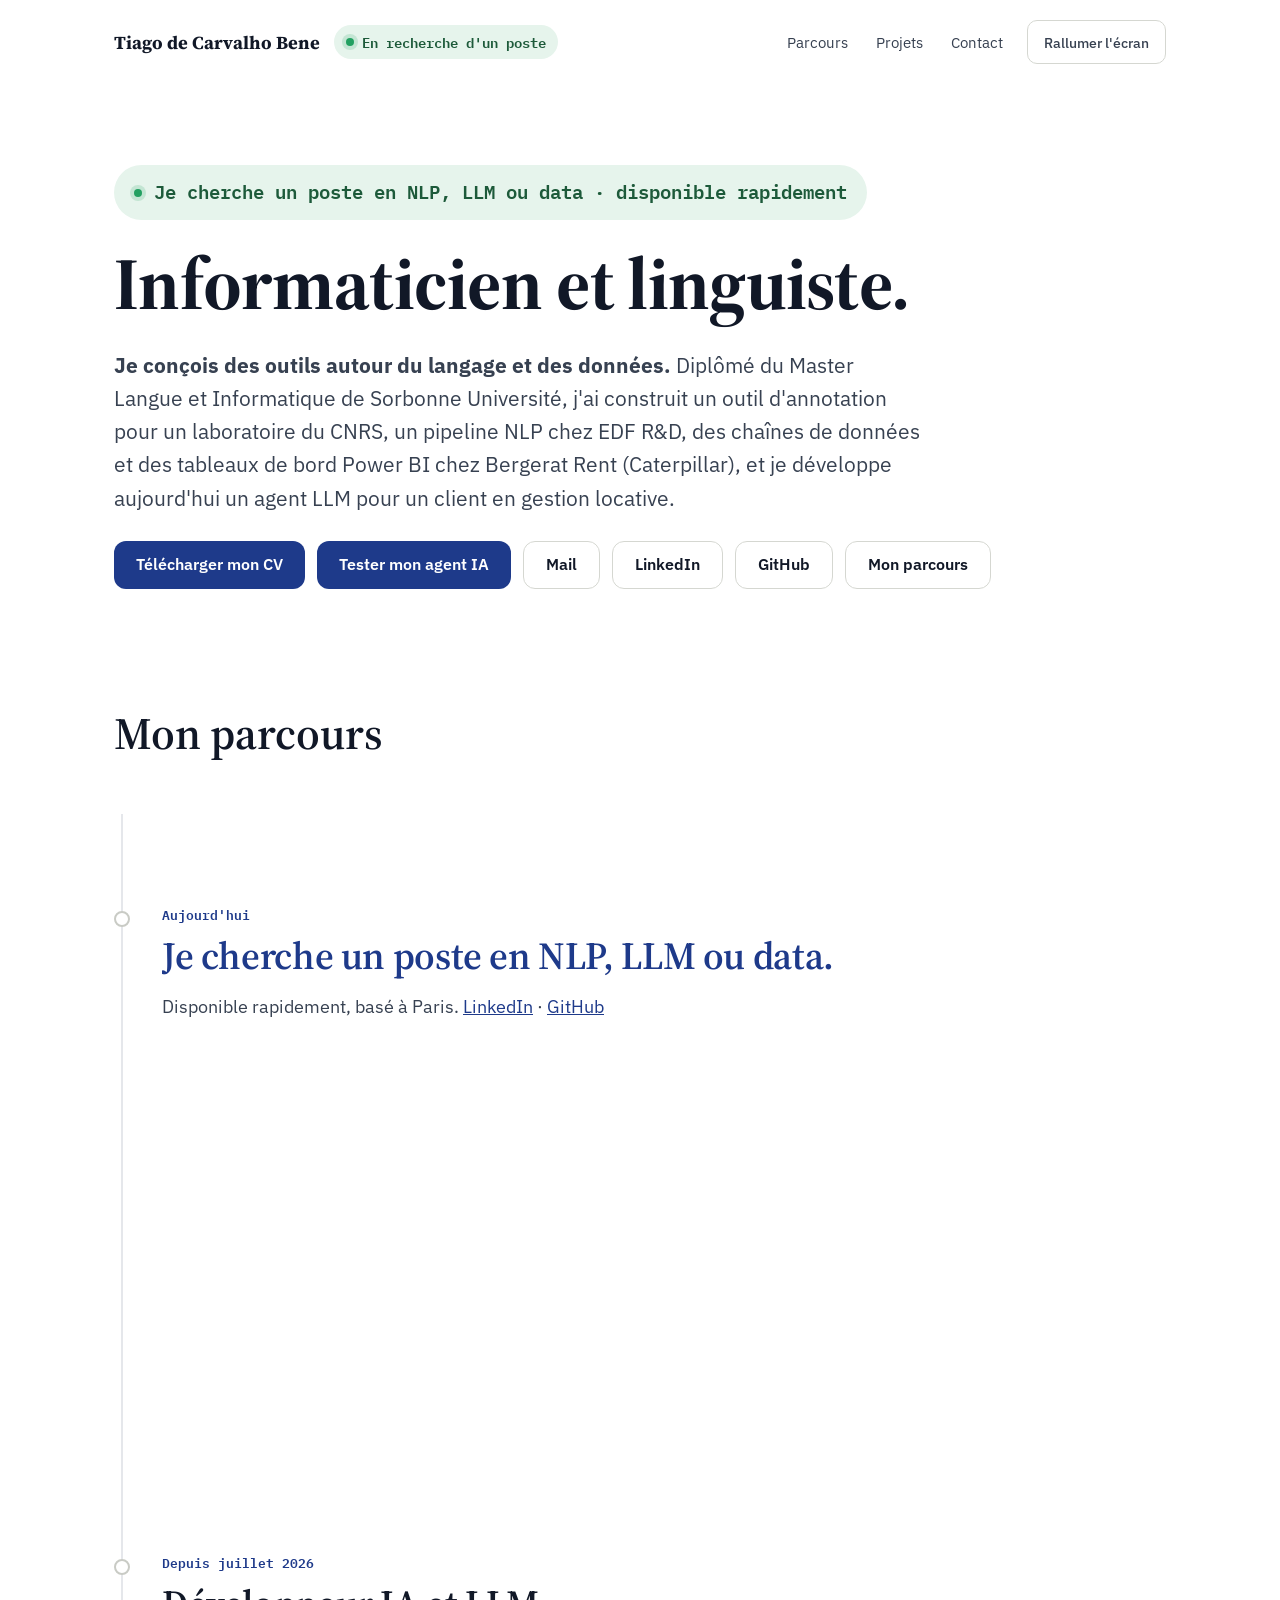
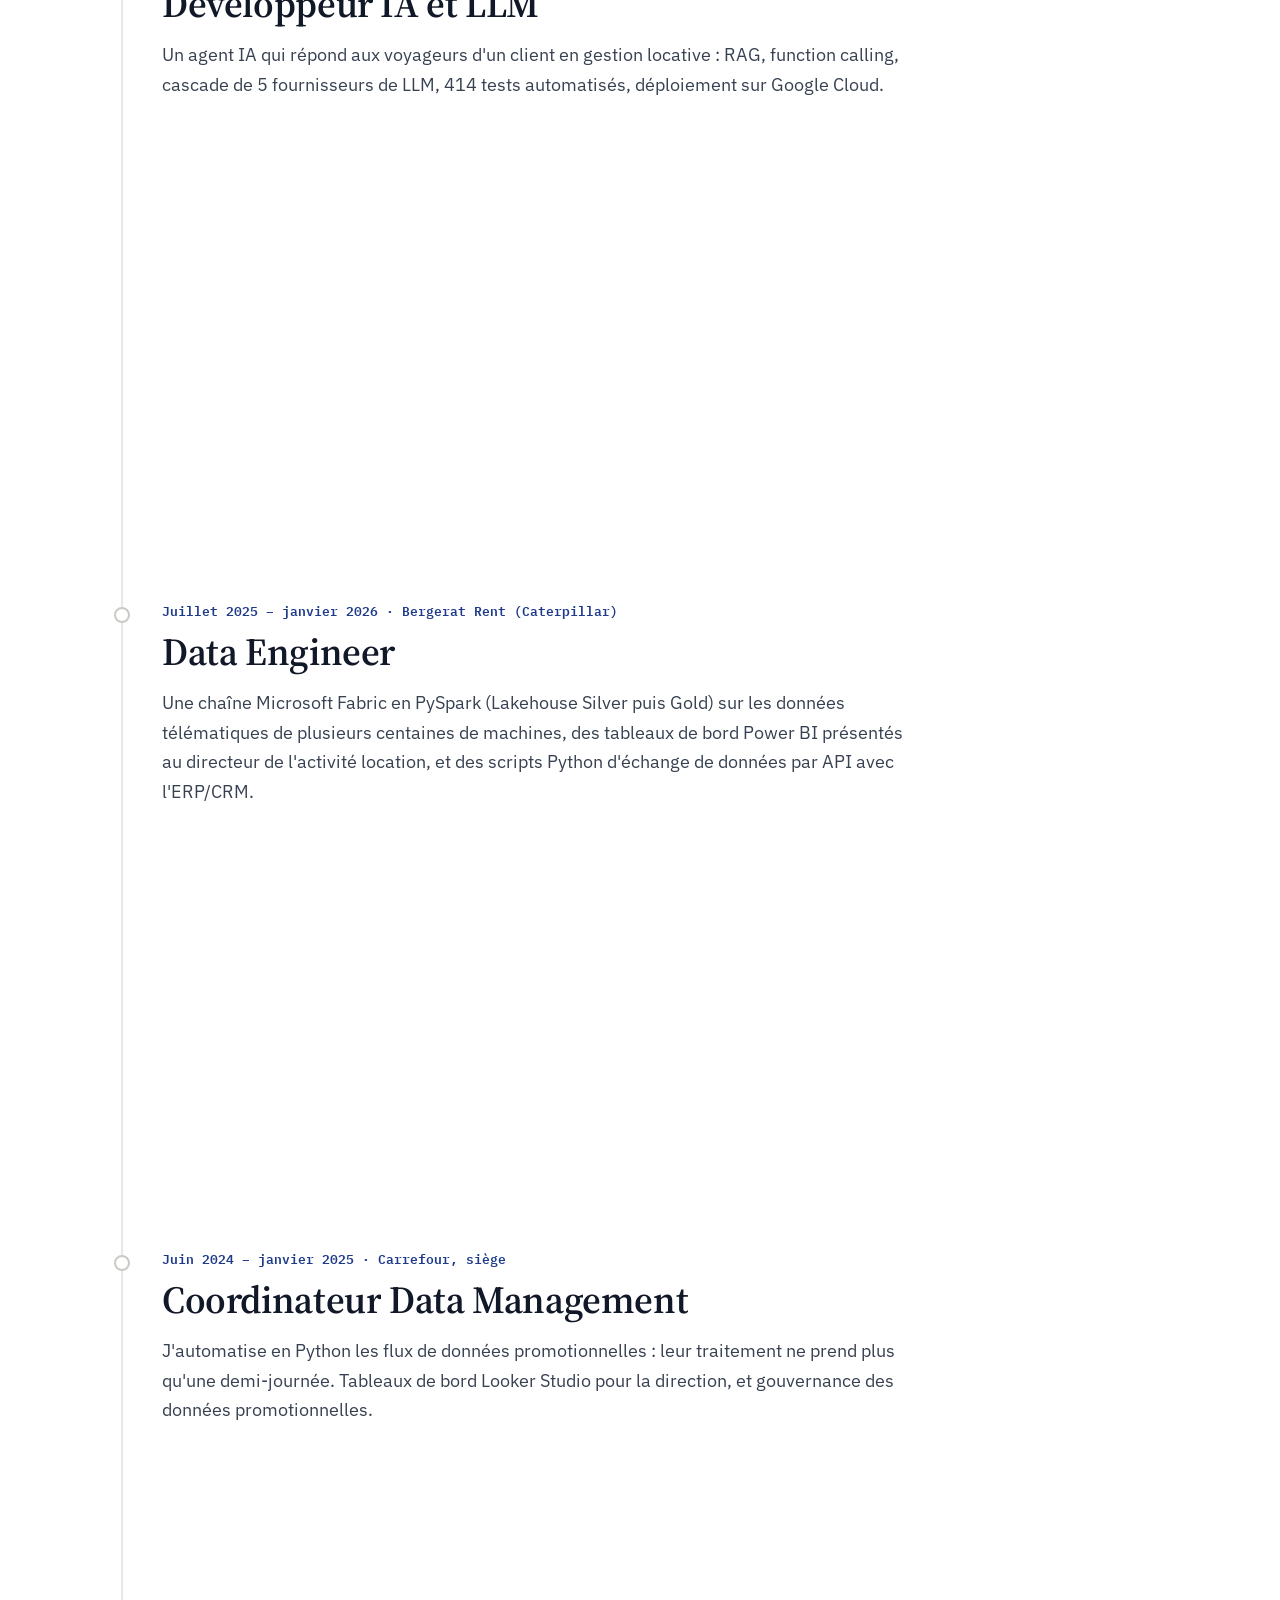
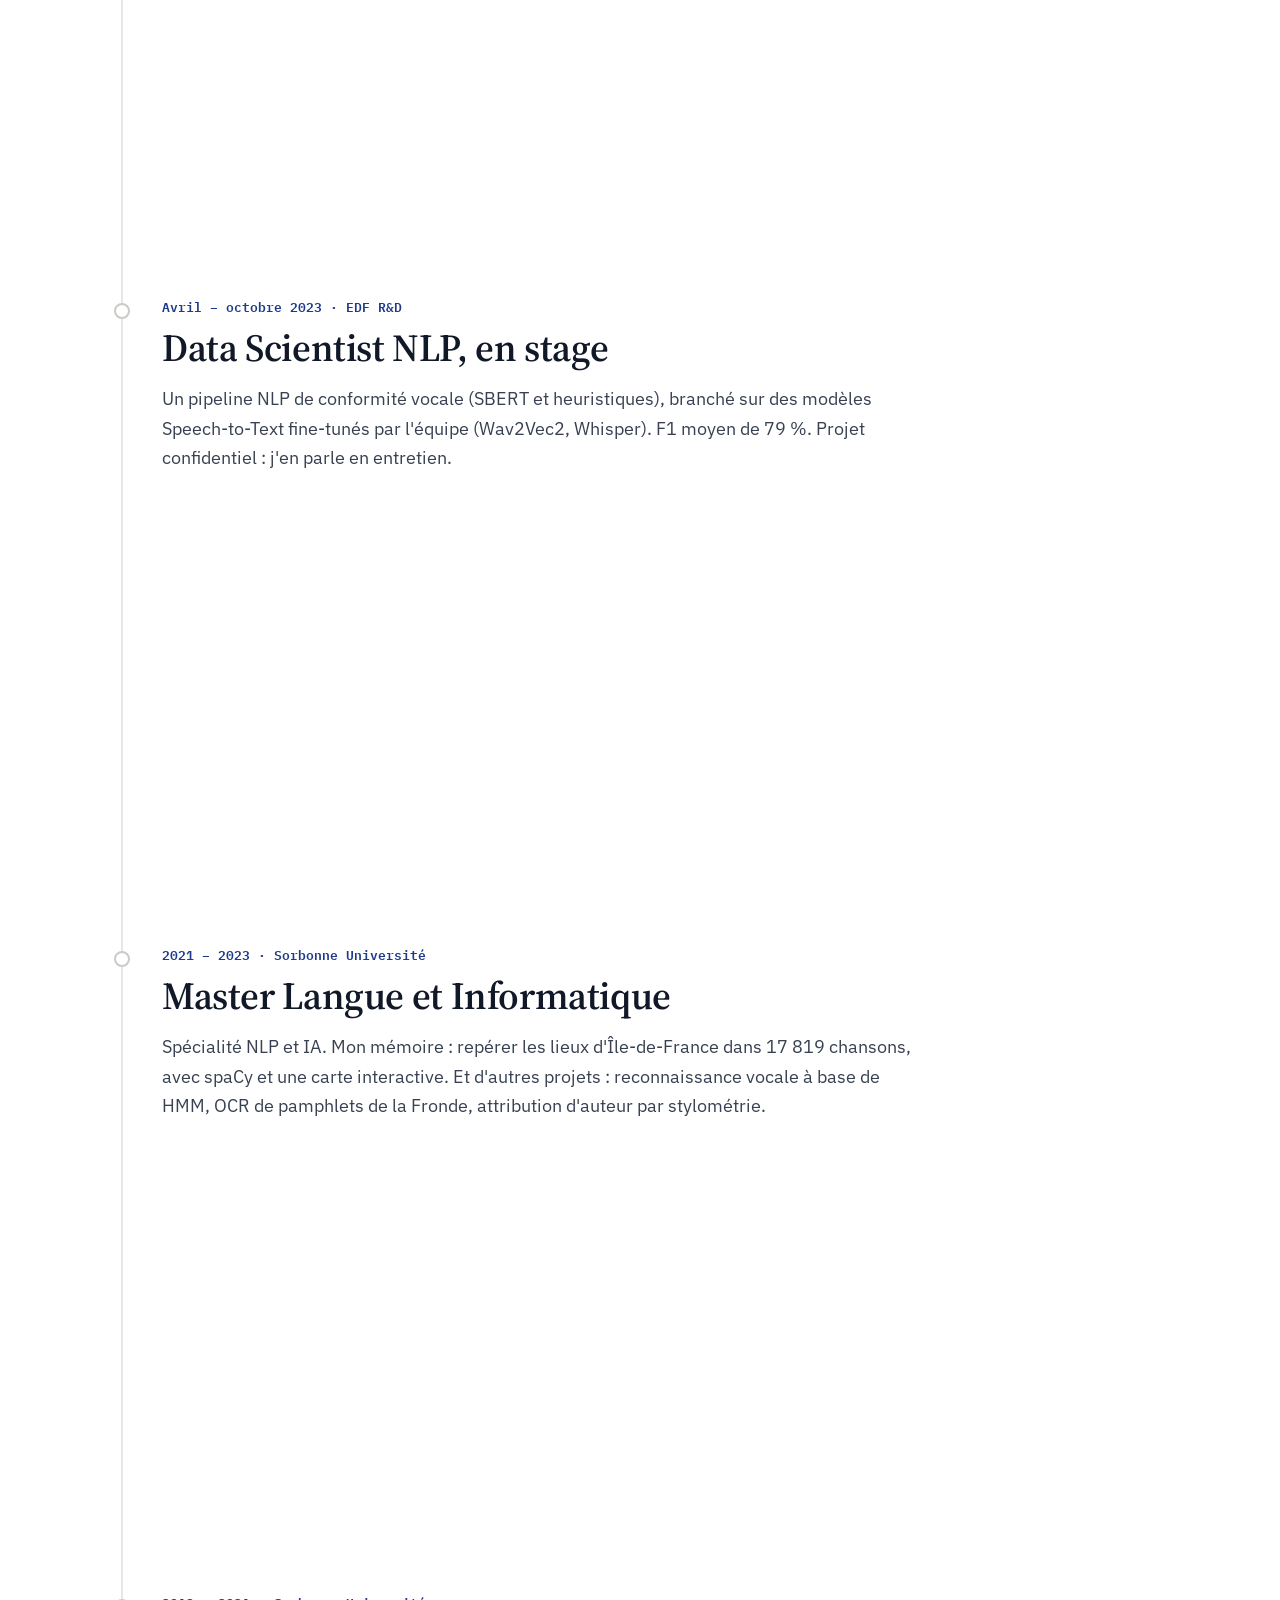
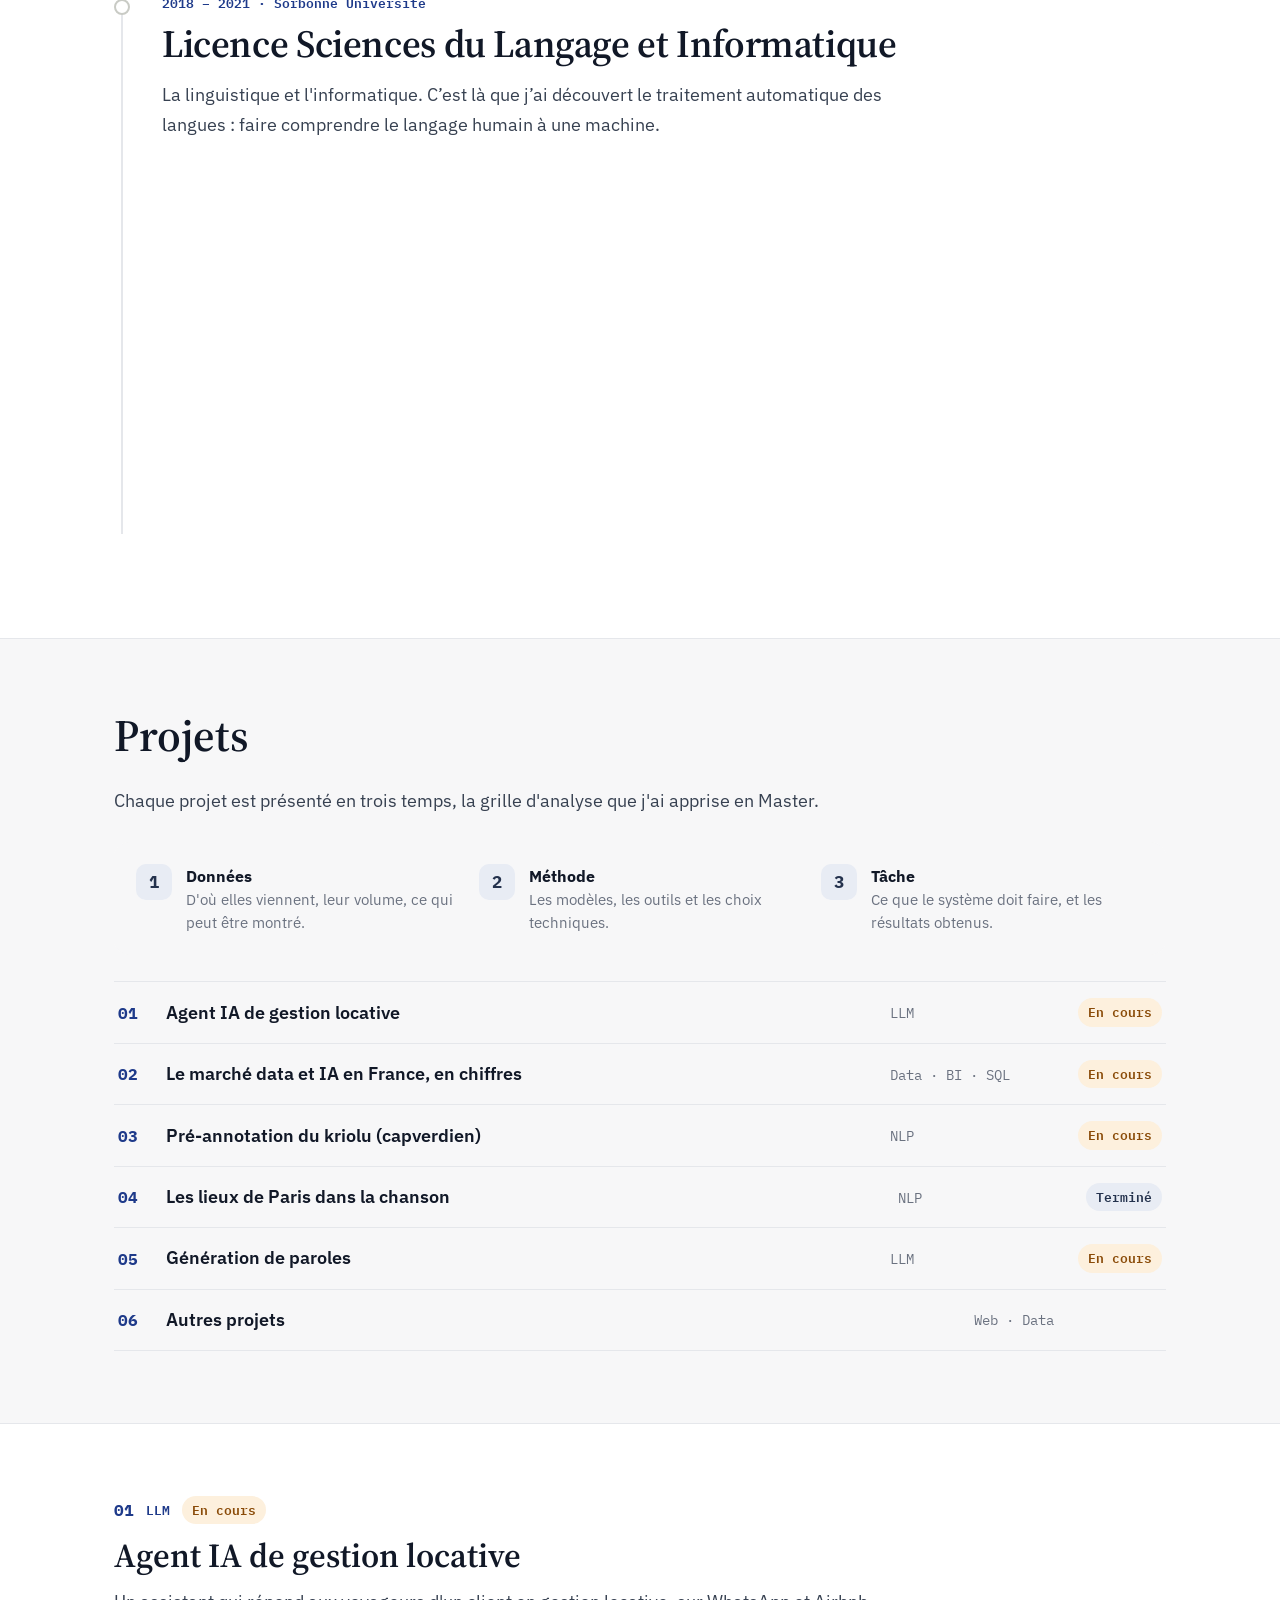
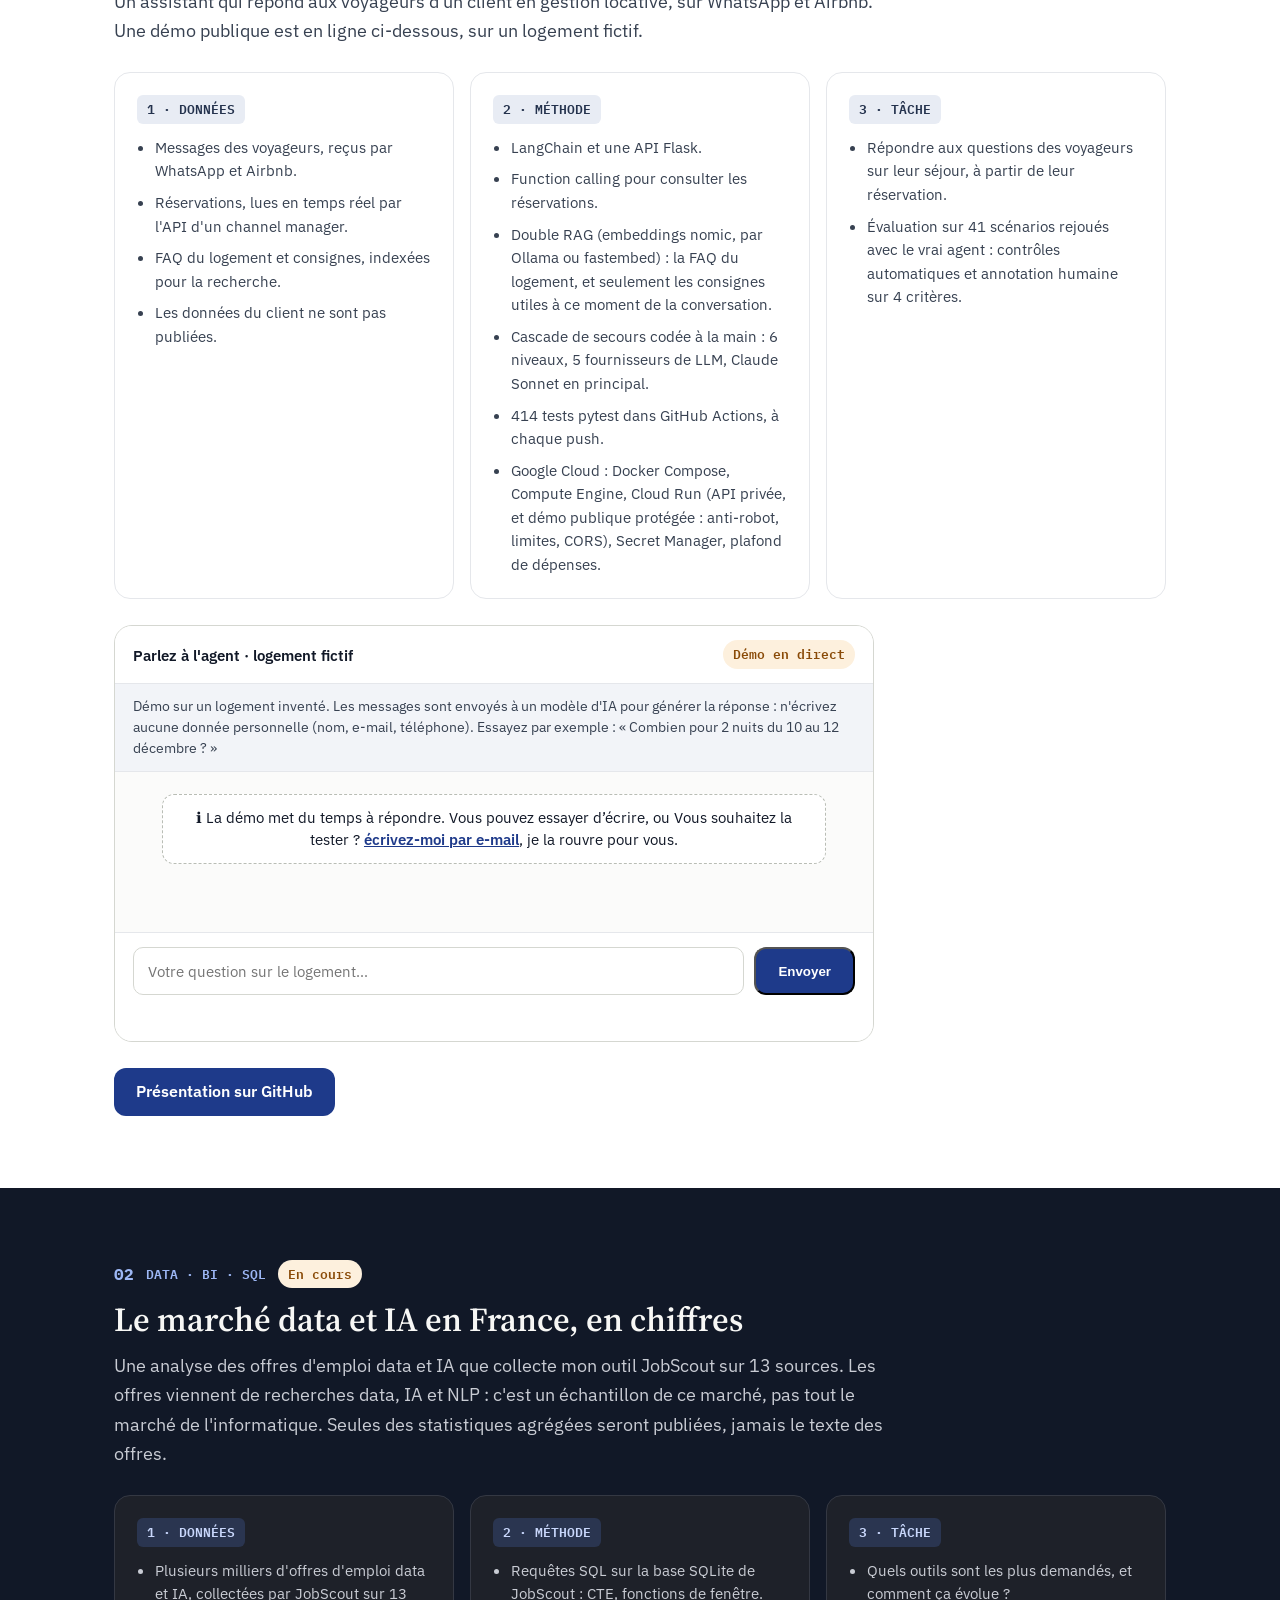
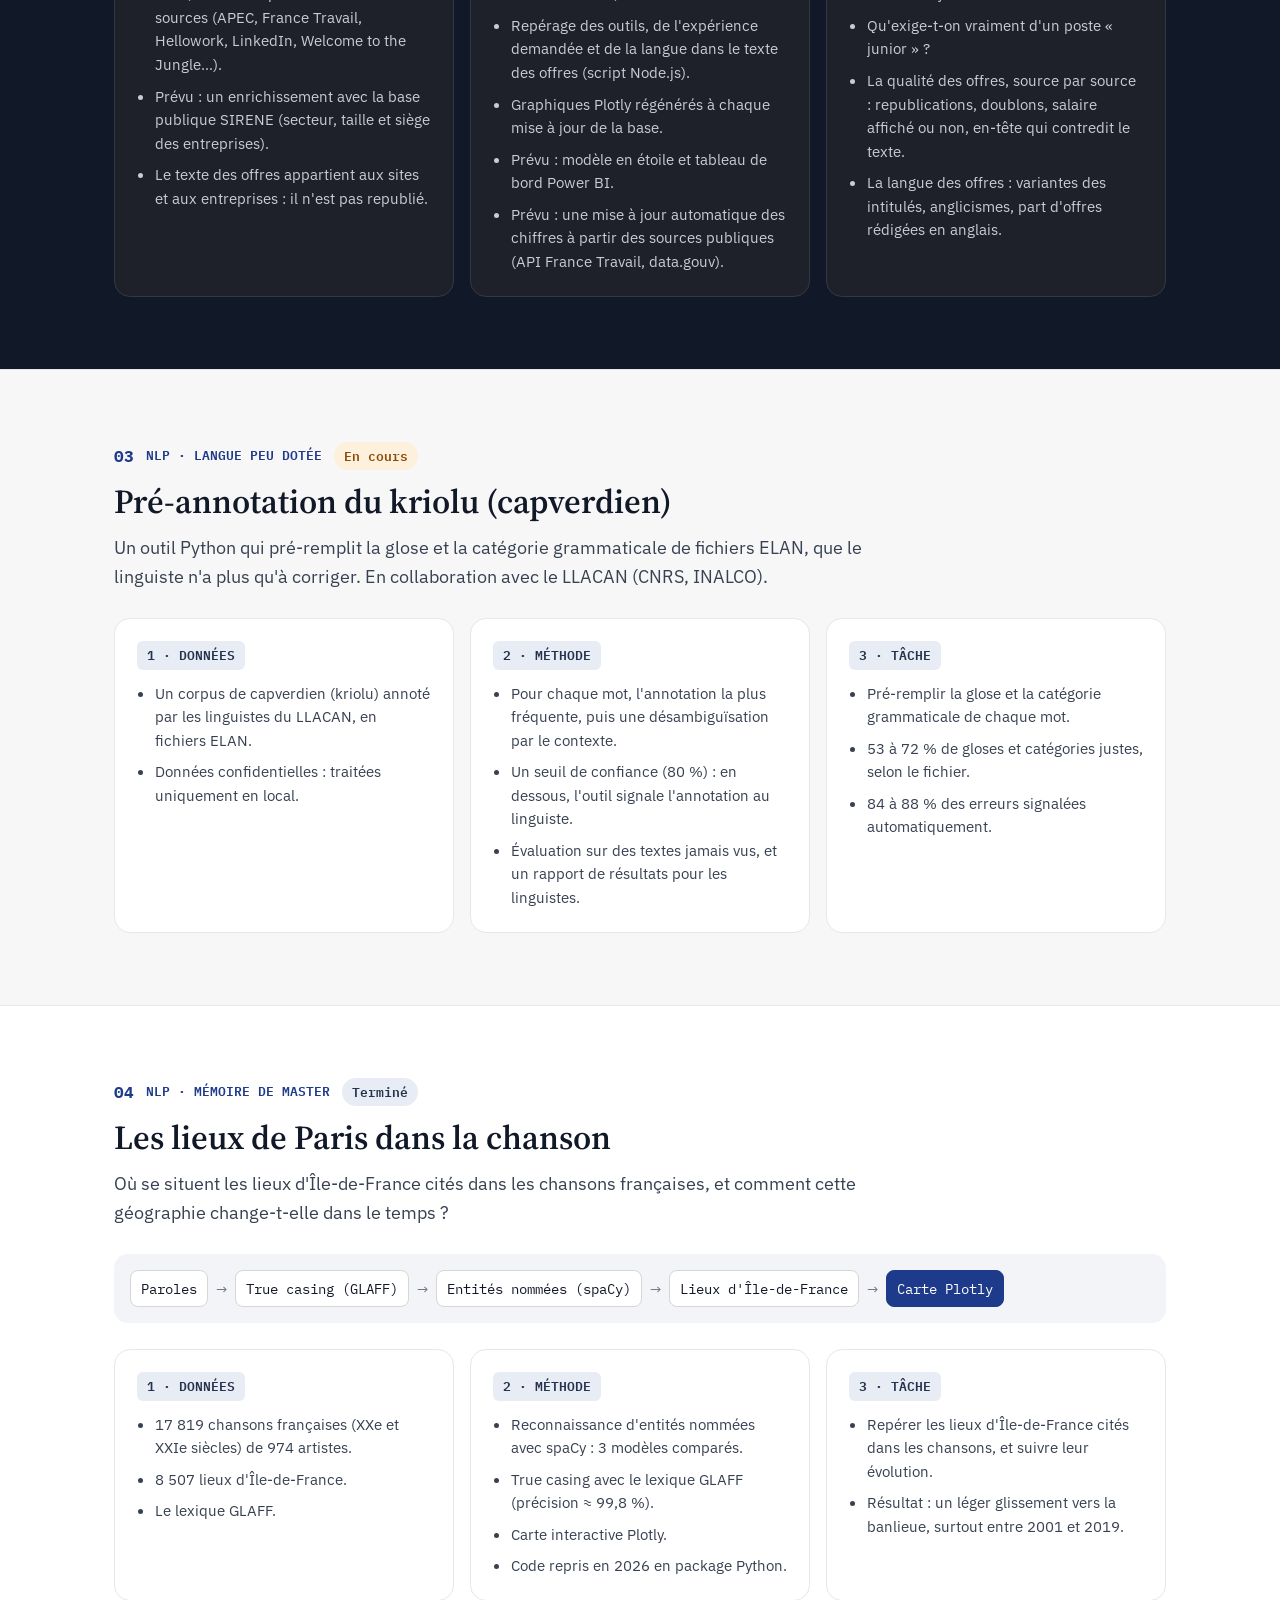
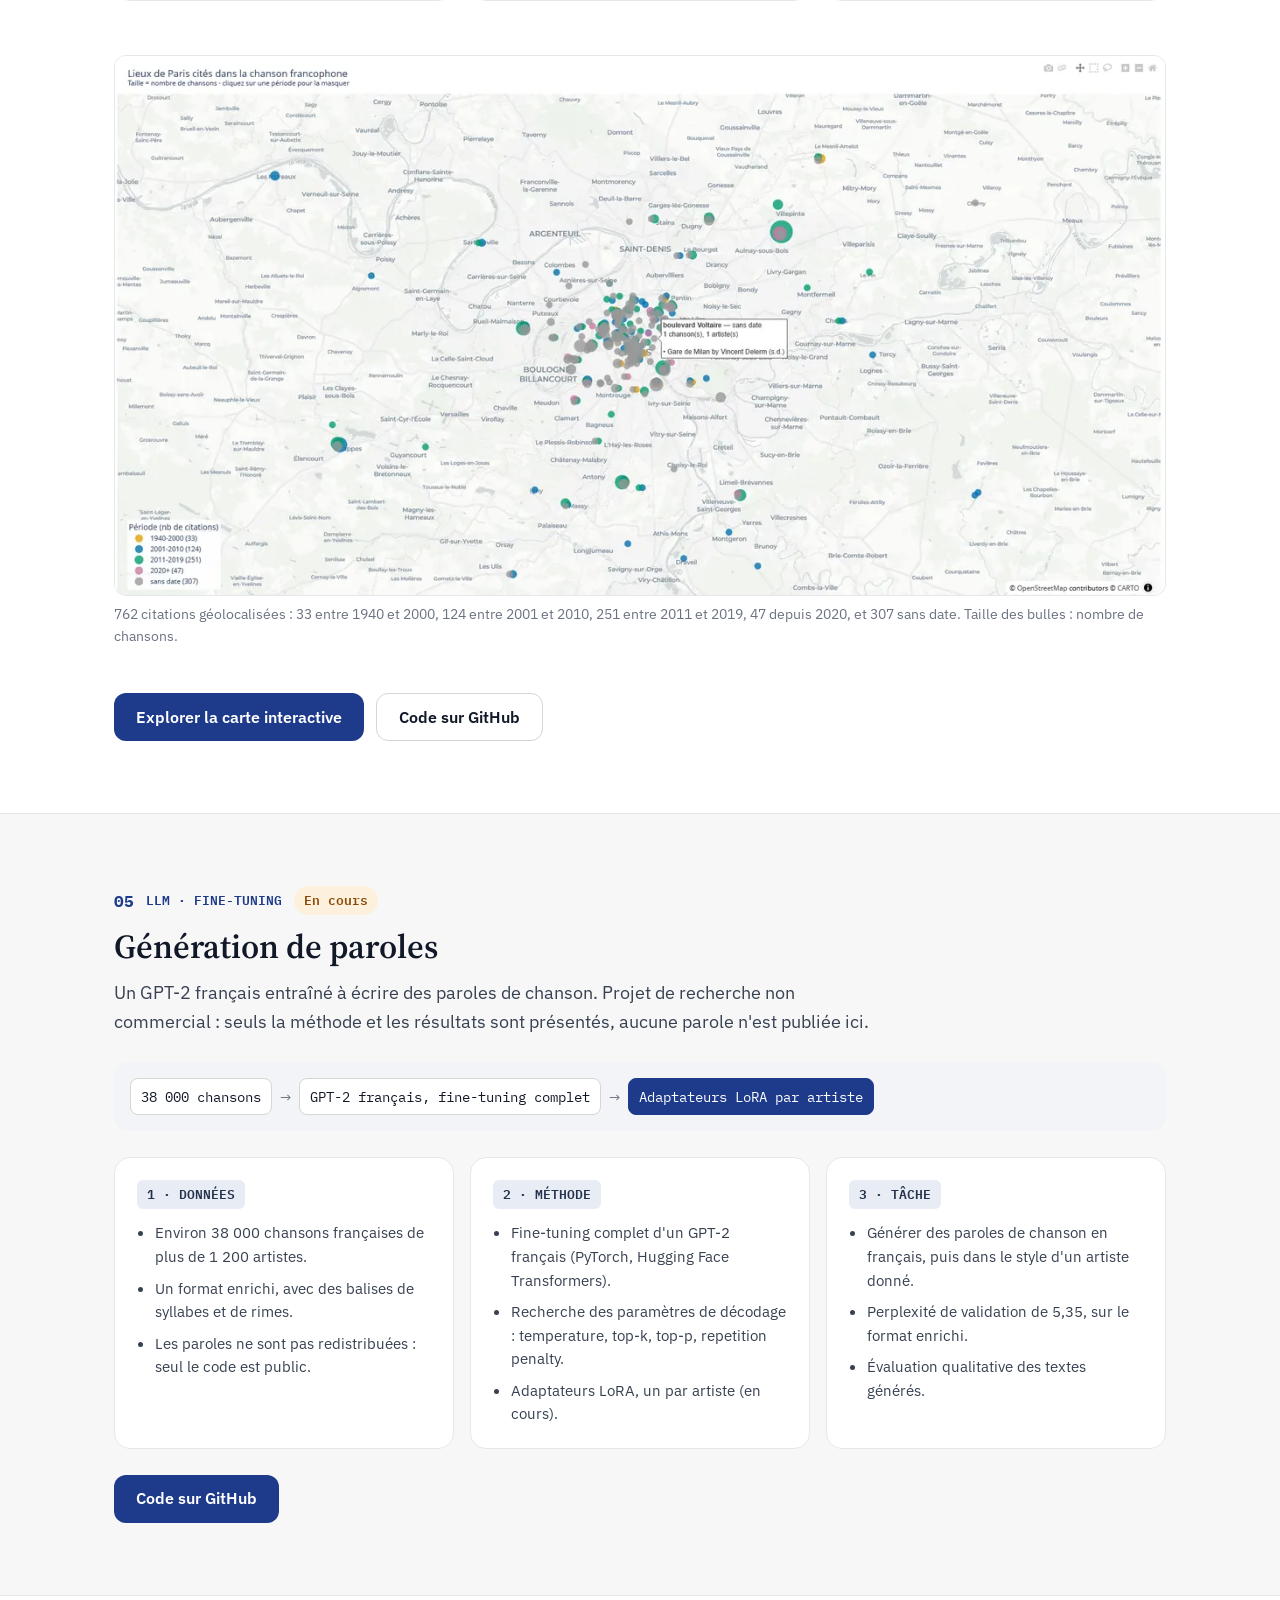
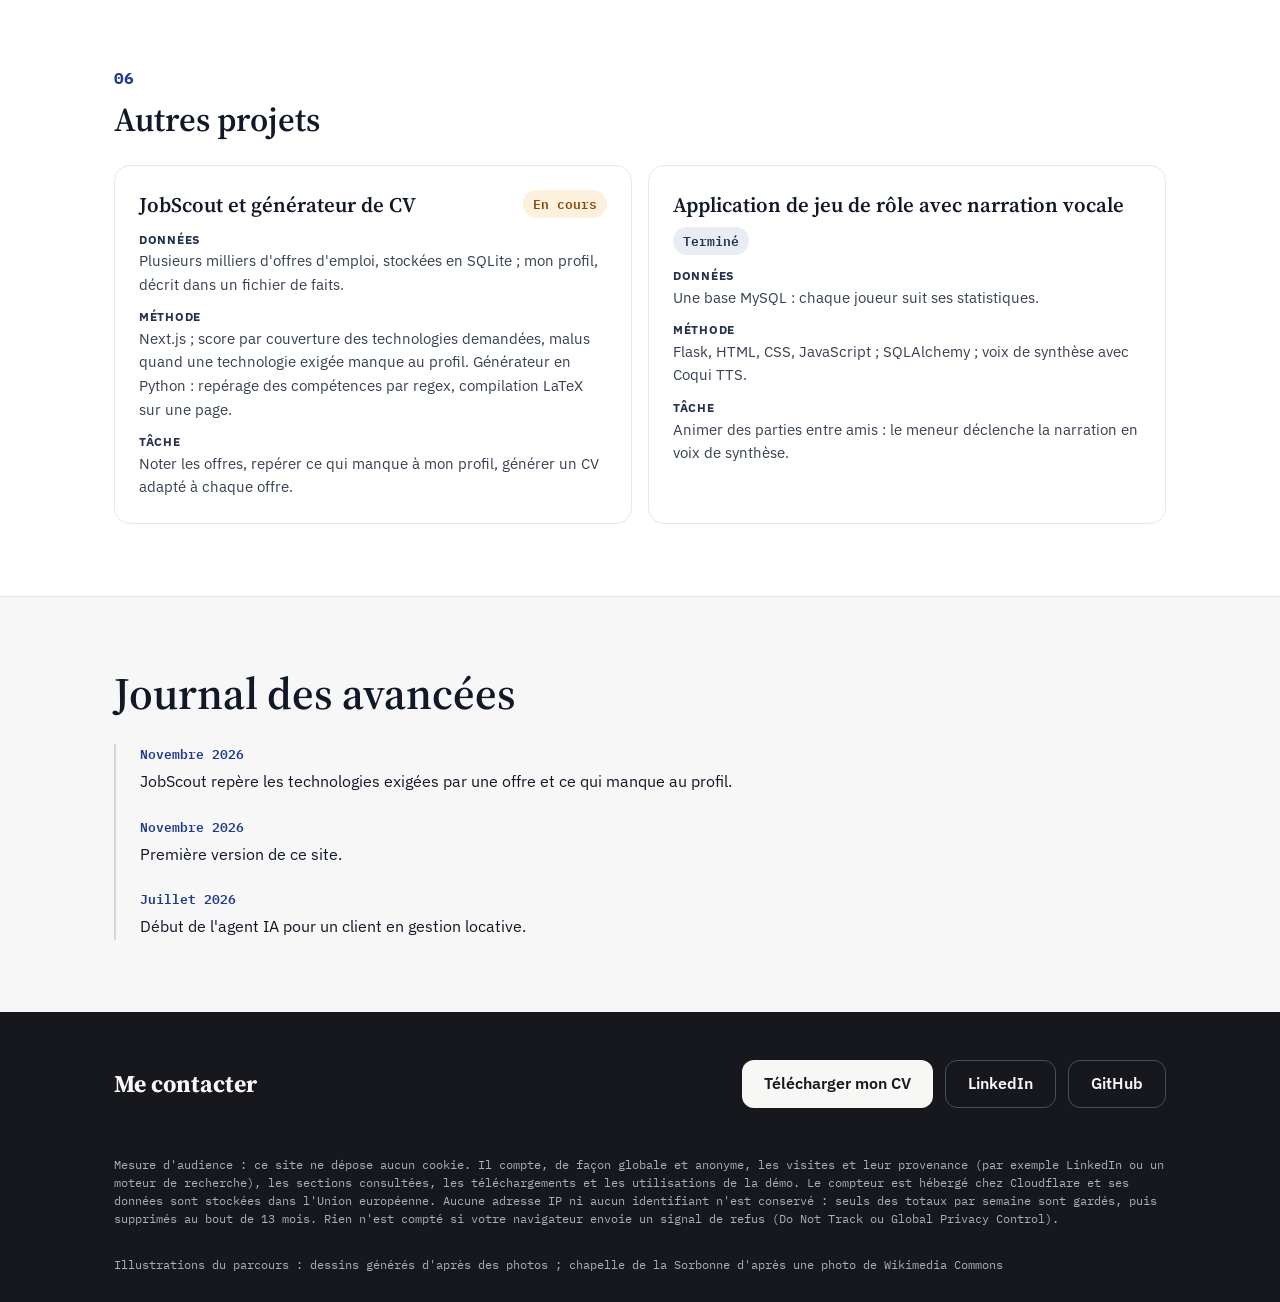
<file: index.html>
<!doctype html>
<html lang="fr" data-theme="editorial">
<head>
<meta charset="utf-8">
<meta name="viewport" content="width=device-width, initial-scale=1, viewport-fit=cover">
<title>Tiago de Carvalho Bene · informaticien et linguiste</title>
<meta name="description" content="Tiago de Carvalho Bene, informaticien et linguiste : des outils autour du langage et des données. NLP, LLM, data engineering, tableaux de bord.">
<meta name="theme-color" content="#0b0d12">
<!-- Polices : Source Serif 4 (titres), IBM Plex Sans (texte), IBM Plex Mono (dates, étiquettes, écran de démarrage). Hors ligne : polices système. -->
<link rel="preconnect" href="https://fonts.googleapis.com">
<link rel="preconnect" href="https://fonts.gstatic.com" crossorigin>
<link rel="stylesheet" href="https://fonts.googleapis.com/css2?family=IBM+Plex+Mono:wght@400;500&family=IBM+Plex+Sans:wght@400;500;600&family=Source+Serif+4:wght@600;700&display=swap">
<link rel="stylesheet" href="css/style.css?v=2">
<!-- Sans JavaScript, l'intro ne s'affiche pas et la page est visible tout de suite -->
<script>document.documentElement.classList.add('js');</script>
</head>
<body>

<!-- Intro : l'ordinateur s'allume, démarre, puis on zoome dans l'écran, qui devient la page -->
<div class="intro" id="intro" aria-hidden="true">
  <div class="poste" id="poste">
    <div class="moniteur" id="moniteur">
      <div class="ecran" id="ecran">
        <div class="balayage" id="balayage"></div>
        <pre class="boot" id="boot"></pre>
        <div class="clair" id="clair"></div>
      </div>
      <span class="voyant" id="voyant"></span>
    </div>
    <div class="pied-col"></div>
    <div class="pied-socle"></div>
  </div>
</div>
<button class="passer" id="passer" type="button">Passer l'intro</button>

<header class="nav">
  <div class="nav-gauche">
    <a class="nom" href="#accueil">Tiago de Carvalho Bene</a>
    <span class="nav-recherche"><span class="point" aria-hidden="true"></span>En recherche d'un poste</span>
  </div>
  <div class="nav-droite">
    <a href="#parcours">Parcours</a>
    <a href="#projets">Projets</a>
    <a href="#contact">Contact</a>
    <button class="rejouer" id="rejouer" type="button">Rallumer l'écran</button>
  </div>
</header>

<main>
<section id="accueil" class="hero">
  <p class="recherche" style="--i:0"><span class="point" aria-hidden="true"></span>Je cherche un poste en NLP, LLM ou data · disponible rapidement</p>
  <h1 style="--i:1">Informaticien et linguiste.</h1>
  <p class="chapo" style="--i:2"><strong>Je conçois des outils autour du langage et des données.</strong> Diplômé du Master Langue et Informatique de Sorbonne Université, j'ai construit un outil d'annotation pour un laboratoire du CNRS, un pipeline NLP chez EDF R&amp;D, des chaînes de données et des tableaux de bord Power BI chez Bergerat Rent (Caterpillar), et je développe aujourd'hui un agent LLM pour un client en gestion locative.</p>

  <div class="actions" style="--i:4">
    <a class="btn" href="assets/CV_Tiago_de_Carvalho_Bene.pdf" download>Télécharger mon CV</a>
    <a class="btn" href="#demo-agent">Tester mon agent IA</a>
    <a class="btn btn-2" href="mailto:andre.decarvalhobene@gmail.com">Mail</a>
    <a class="btn btn-2" href="https://www.linkedin.com/in/tiago-andre-nlp" target="_blank" rel="noopener noreferrer">LinkedIn<span class="sr-only"> (nouvel onglet)</span></a>
    <a class="btn btn-2" href="https://github.com/Tiiiagooo" target="_blank" rel="noopener noreferrer">GitHub<span class="sr-only"> (nouvel onglet)</span></a>
    <a class="btn btn-2" href="#parcours">Mon parcours</a>
  </div>
</section>

<!-- Parcours raconté : chaque étape apparaît quand on arrive dessus (titre qui monte mot à mot, puis texte en fondu) -->
<section id="parcours" class="parcours" aria-labelledby="titre-parcours">
  <h2 id="titre-parcours" class="parcours-titre">Mon parcours</h2>
  <!-- Chaque étape a son image en fond (.etape-fond), qui apparaît en fondu quand l'étape arrive au milieu de l'écran (js/parcours.js) -->
  <ol class="etapes">
    <span class="remplissage" aria-hidden="true"></span>
    <li class="etape etape-fin">
      <div class="etape-fond" aria-hidden="true"><img src="assets/parcours/aujourdhui.webp" alt="" loading="eager"></div>
      <p class="date">Aujourd'hui</p>
      <h3>Je cherche un poste en NLP, LLM ou data.</h3>
      <p class="desc">Disponible rapidement, basé à Paris. <a href="https://www.linkedin.com/in/tiago-andre-nlp" target="_blank" rel="noopener noreferrer">LinkedIn<span class="sr-only"> (nouvel onglet)</span></a> · <a href="https://github.com/Tiiiagooo" target="_blank" rel="noopener noreferrer">GitHub<span class="sr-only"> (nouvel onglet)</span></a></p>
    </li>
    <li class="etape">
      <div class="etape-fond" aria-hidden="true"><img src="assets/parcours/developpeur-ia.webp" alt="" loading="lazy"></div>
      <p class="date">Depuis juillet 2026</p>
      <h3>Développeur IA et LLM</h3>
      <p class="desc">Un agent IA qui répond aux voyageurs d'un client en gestion locative : RAG, function calling, cascade de 5 fournisseurs de LLM, 414 tests automatisés, déploiement sur Google Cloud.</p>
    </li>
    <li class="etape">
      <div class="etape-fond" aria-hidden="true"><img src="assets/parcours/bergerat.webp" alt="" loading="lazy"></div>
      <p class="date">Juillet 2025 – janvier 2026 · Bergerat Rent (Caterpillar)</p>
      <h3>Data Engineer</h3>
      <p class="desc">Une chaîne Microsoft Fabric en PySpark (Lakehouse Silver puis Gold) sur les données télématiques de plusieurs centaines de machines, des tableaux de bord Power BI présentés au directeur de l'activité location, et des scripts Python d'échange de données par API avec l'ERP/CRM.</p>
    </li>
    <li class="etape">
      <div class="etape-fond" aria-hidden="true"><img src="assets/parcours/carrefour.webp" alt="" loading="lazy"></div>
      <p class="date">Juin 2024 – janvier 2025 · Carrefour, siège</p>
      <h3>Coordinateur Data Management</h3>
      <p class="desc">J'automatise en Python les flux de données promotionnelles : leur traitement ne prend plus qu'une demi-journée. Tableaux de bord Looker Studio pour la direction, et gouvernance des données promotionnelles.</p>
    </li>
    <li class="etape">
      <div class="etape-fond" aria-hidden="true"><img src="assets/parcours/edf.webp" alt="" loading="lazy"></div>
      <p class="date">Avril – octobre 2023 · EDF R&amp;D</p>
      <h3>Data Scientist NLP, en stage</h3>
      <p class="desc">Un pipeline NLP de conformité vocale (SBERT et heuristiques), branché sur des modèles Speech-to-Text fine-tunés par l'équipe (Wav2Vec2, Whisper). F1 moyen de 79 %. Projet confidentiel : j'en parle en entretien.</p>
    </li>
    <li class="etape">
      <div class="etape-fond" aria-hidden="true"><img src="assets/parcours/master.webp" alt="" loading="lazy"></div>
      <p class="date">2021 – 2023 · Sorbonne Université</p>
      <h3>Master Langue et Informatique</h3>
      <p class="desc">Spécialité NLP et IA. Mon mémoire : repérer les lieux d'Île-de-France dans 17 819 chansons, avec spaCy et une carte interactive. Et d'autres projets : reconnaissance vocale à base de HMM, OCR de pamphlets de la Fronde, attribution d'auteur par stylométrie.</p>
    </li>
    <li class="etape">
      <div class="etape-fond" aria-hidden="true"><img src="assets/parcours/licence.webp" alt="" loading="lazy"></div>
      <p class="date">2018 – 2021 · Sorbonne Université</p>
      <h3>Licence Sciences du Langage et Informatique</h3>
      <p class="desc">La linguistique et l'informatique. C’est là que j’ai découvert le traitement automatique des langues : faire comprendre le langage humain à une machine.</p>
    </li>
  </ol>
</section>

<section id="projets" class="projets-intro apparait">
  <div class="projet-inner">
    <h2 class="titre-section">Projets</h2>
    <p class="proj-resume">Chaque projet est présenté en trois temps, la grille d'analyse que j'ai apprise en Master.</p>
    <div class="legende">
      <div><span class="leg-num">1</span><p><b>Données</b>D'où elles viennent, leur volume, ce qui peut être montré.</p></div>
      <div><span class="leg-num">2</span><p><b>Méthode</b>Les modèles, les outils et les choix techniques.</p></div>
      <div><span class="leg-num">3</span><p><b>Tâche</b>Ce que le système doit faire, et les résultats obtenus.</p></div>
    </div>
    <ol class="sommaire">
      <li><a href="#agent"><span class="som-num">01</span><span class="som-titre">Agent IA de gestion locative</span><span class="som-domaine">LLM</span><span class="statut en-cours">En cours</span></a></li>
      <li><a href="#marche"><span class="som-num">02</span><span class="som-titre">Le marché data et IA en France, en chiffres</span><span class="som-domaine">Data · BI · SQL</span><span class="statut en-cours">En cours</span></a></li>
      <li><a href="#kriolu"><span class="som-num">03</span><span class="som-titre">Pré-annotation du kriolu (capverdien)</span><span class="som-domaine">NLP</span><span class="statut en-cours">En cours</span></a></li>
      <li><a href="#memoire"><span class="som-num">04</span><span class="som-titre">Les lieux de Paris dans la chanson</span><span class="som-domaine">NLP</span><span class="statut termine">Terminé</span></a></li>
      <li><a href="#paroles"><span class="som-num">05</span><span class="som-titre">Génération de paroles</span><span class="som-domaine">LLM</span><span class="statut en-cours">En cours</span></a></li>
      <li><a href="#autres"><span class="som-num">06</span><span class="som-titre">Autres projets</span><span class="som-domaine">Web · Data</span><span></span></a></li>
    </ol>
  </div>
</section>

<section id="agent" class="projet apparait">
  <div class="projet-inner">
    <div class="proj-tete">
      <p class="proj-meta"><span class="proj-num">01</span><span class="proj-domaine">LLM</span><span class="statut en-cours">En cours</span></p>
      <h3>Agent IA de gestion locative</h3>
      <p class="proj-resume">Un assistant qui répond aux voyageurs d'un client en gestion locative, sur WhatsApp et Airbnb. Une démo publique est en ligne ci-dessous, sur un logement fictif.</p>
    </div>
    <div class="dmt">
      <div class="col">
        <p class="col-label">1 · Données</p>
        <ul>
          <li>Messages des voyageurs, reçus par WhatsApp et Airbnb.</li>
          <li>Réservations, lues en temps réel par l'API d'un channel manager.</li>
          <li>FAQ du logement et consignes, indexées pour la recherche.</li>
          <li>Les données du client ne sont pas publiées.</li>
        </ul>
      </div>
      <div class="col">
        <p class="col-label">2 · Méthode</p>
        <ul>
          <li>LangChain et une API Flask.</li>
          <li>Function calling pour consulter les réservations.</li>
          <li>Double RAG (embeddings nomic, par Ollama ou fastembed) : la FAQ du logement, et seulement les consignes utiles à ce moment de la conversation.</li>
          <li>Cascade de secours codée à la main : 6 niveaux, 5 fournisseurs de LLM, Claude Sonnet en principal.</li>
          <li>414 tests pytest dans GitHub Actions, à chaque push.</li>
          <li>Google Cloud : Docker Compose, Compute Engine, Cloud Run (API privée, et démo publique protégée : anti-robot, limites, CORS), Secret Manager, plafond de dépenses.</li>
        </ul>
      </div>
      <div class="col">
        <p class="col-label">3 · Tâche</p>
        <ul>
          <li>Répondre aux questions des voyageurs sur leur séjour, à partir de leur réservation.</li>
          <li>Évaluation sur 41 scénarios rejoués avec le vrai agent : contrôles automatiques et annotation humaine sur 4 critères.</li>
        </ul>
      </div>
    </div>
    <!-- Démo en direct (js/demo.js). data-api : service Cloud Run de la démo.
         data-sitekey : clé de SITE Turnstile, publique (la clé secrète reste sur le serveur). -->
    <div class="demo-apercu demo-live" id="demo-agent"
         data-api="https://agent-ia-demo-1027145573500.europe-west1.run.app"
         data-sitekey="0x4AAAAAAGIl-_ifW3LiLU1E">
      <div class="demo-tete"><span>Parlez à l'agent · logement fictif</span><span class="statut en-cours">Démo en direct</span></div>
      <p class="demo-avertissement">Démo sur un logement inventé. Les messages sont envoyés à un modèle d'IA pour générer la réponse : n'écrivez aucune donnée personnelle (nom, e-mail, téléphone). Essayez par exemple : « Combien pour 2 nuits du 10 au 12 décembre ? »</p>
      <div class="demo-fil" role="log" aria-live="polite" aria-label="Conversation avec l'agent"></div>
      <form class="demo-saisie">
        <label for="demo-message" class="sr-only">Votre message à l'agent</label>
        <input id="demo-message" type="text" autocomplete="off" maxlength="500" placeholder="Votre question sur le logement…">
        <button class="btn demo-envoyer" type="submit">Envoyer</button>
      </form>
      <div class="demo-pied">
        <p class="demo-etat" role="status"></p>
        <div class="demo-robot"></div>
      </div>
      <noscript><p class="demo-avertissement">La démo a besoin de JavaScript.</p></noscript>
    </div>
    <div class="actions"><a class="btn" href="https://github.com/Tiiiagooo/agent-ia-publique" target="_blank" rel="noopener noreferrer">Présentation sur GitHub<span class="sr-only"> (nouvel onglet)</span></a></div>
  </div>
</section>

<!-- Ancre #data : lien mis sur les CV data (variantes data, de, dm, da). Elle pointe sur le projet data. -->
<div id="data" aria-hidden="true"></div>
<section id="marche" class="projet sombre apparait">
  <div class="projet-inner">
    <div class="proj-tete">
      <p class="proj-meta"><span class="proj-num">02</span><span class="proj-domaine">Data · BI · SQL</span><span class="statut en-cours">En cours</span></p>
      <h3>Le marché data et IA en France, en chiffres</h3>
      <p class="proj-resume">Une analyse des offres d'emploi data et IA que collecte mon outil JobScout sur 13 sources. Les offres viennent de recherches data, IA et NLP : c'est un échantillon de ce marché, pas tout le marché de l'informatique. Seules des statistiques agrégées seront publiées, jamais le texte des offres.</p>
    </div>
    <div class="dmt">
      <div class="col">
        <p class="col-label">1 · Données</p>
        <ul>
          <li>Plusieurs milliers d'offres d'emploi data et IA, collectées par JobScout sur 13 sources (APEC, France Travail, Hellowork, LinkedIn, Welcome to the Jungle…).</li>
          <li>Prévu : un enrichissement avec la base publique SIRENE (secteur, taille et siège des entreprises).</li>
          <li>Le texte des offres appartient aux sites et aux entreprises : il n'est pas republié.</li>
        </ul>
      </div>
      <div class="col">
        <p class="col-label">2 · Méthode</p>
        <ul>
          <li>Requêtes SQL sur la base SQLite de JobScout : CTE, fonctions de fenêtre.</li>
          <li>Repérage des outils, de l'expérience demandée et de la langue dans le texte des offres (script Node.js).</li>
          <li>Graphiques Plotly régénérés à chaque mise à jour de la base.</li>
          <li>Prévu : modèle en étoile et tableau de bord Power BI.</li>
          <li>Prévu : une mise à jour automatique des chiffres à partir des sources publiques (API France Travail, data.gouv).</li>
        </ul>
      </div>
      <div class="col">
        <p class="col-label">3 · Tâche</p>
        <ul>
          <li>Quels outils sont les plus demandés, et comment ça évolue ?</li>
          <li>Qu'exige-t-on vraiment d'un poste « junior » ?</li>
          <li>La qualité des offres, source par source : republications, doublons, salaire affiché ou non, en-tête qui contredit le texte.</li>
          <li>La langue des offres : variantes des intitulés, anglicismes, part d'offres rédigées en anglais.</li>
        </ul>
      </div>
    </div>
    <!-- Graphiques : data/marche/marche.js, généré et publié par JobScout après chaque scan
         (scripts/marche). Plotly n'est chargé qu'à l'approche de la section. Sans données, le bloc reste masqué. -->
    <div class="marche-graphes" hidden>
      <div class="marche-barre">
        <div class="marche-filtres" role="group" aria-label="Type de poste"></div>
        <a class="marche-pdf" href="#" download>Télécharger le rapport complet (PDF)</a>
      </div>
      <p class="marche-chiffres" aria-live="polite"></p>
      <div class="marche-grille">
        <figure class="graphe" data-figure="outils" aria-label="Outils les plus cités dans les offres"></figure>
        <figure class="graphe" data-figure="experience" aria-label="Expérience demandée dans les offres"></figure>
        <figure class="graphe" data-figure="troisieme" aria-label="Évolution des outils les plus cités, mois par mois"></figure>
        <div class="marche-synthese">
          <h4>Conclusion</h4>
          <div class="marche-conclusion"></div>
          <h4>Les chiffres à retenir</h4>
          <p class="marche-plus">Le rapport PDF va plus loin : outils propres à chaque type de poste, outils demandés ensemble, offres « junior » comparées à l'ensemble, qualité des offres site par site.</p>
          <ul class="marche-faits"></ul>
        </div>
      </div>
      <p class="marche-note">Chiffres agrégés uniquement : un outil ou un site cité dans moins de <span class="marche-seuil">5</span> offres n'est pas affiché. Type de poste déduit de l'intitulé de l'offre. Offres collectées avec <a href="https://github.com/latenightsbeats1208-pixel/jobscout">JobScout</a>, outil libre de Late Nights Tools (licence MIT) ; repérages, requêtes SQL, graphiques et conclusions : mon ajout.</p>
    </div>
  </div>
</section>

<section id="kriolu" class="projet alt apparait">
  <div class="projet-inner">
    <div class="proj-tete">
      <p class="proj-meta"><span class="proj-num">03</span><span class="proj-domaine">NLP · langue peu dotée</span><span class="statut en-cours">En cours</span></p>
      <h3>Pré-annotation du kriolu (capverdien)</h3>
      <p class="proj-resume">Un outil Python qui pré-remplit la glose et la catégorie grammaticale de fichiers ELAN, que le linguiste n'a plus qu'à corriger. En collaboration avec le LLACAN (CNRS, INALCO).</p>
    </div>
    <div class="dmt">
      <div class="col">
        <p class="col-label">1 · Données</p>
        <ul>
          <li>Un corpus de capverdien (kriolu) annoté par les linguistes du LLACAN, en fichiers ELAN.</li>
          <li>Données confidentielles : traitées uniquement en local.</li>
        </ul>
      </div>
      <div class="col">
        <p class="col-label">2 · Méthode</p>
        <ul>
          <li>Pour chaque mot, l'annotation la plus fréquente, puis une désambiguïsation par le contexte.</li>
          <li>Un seuil de confiance (80 %) : en dessous, l'outil signale l'annotation au linguiste.</li>
          <li>Évaluation sur des textes jamais vus, et un rapport de résultats pour les linguistes.</li>
        </ul>
      </div>
      <div class="col">
        <p class="col-label">3 · Tâche</p>
        <ul>
          <li>Pré-remplir la glose et la catégorie grammaticale de chaque mot.</li>
          <li>53 à 72 % de gloses et catégories justes, selon le fichier.</li>
          <li>84 à 88 % des erreurs signalées automatiquement.</li>
        </ul>
      </div>
    </div>
  </div>
</section>

<section id="memoire" class="projet apparait">
  <div class="projet-inner">
    <div class="proj-tete">
      <p class="proj-meta"><span class="proj-num">04</span><span class="proj-domaine">NLP · mémoire de Master</span><span class="statut termine">Terminé</span></p>
      <h3>Les lieux de Paris dans la chanson</h3>
      <p class="proj-resume">Où se situent les lieux d'Île-de-France cités dans les chansons françaises, et comment cette géographie change-t-elle dans le temps ?</p>
    </div>
    <p class="pipeline" role="img" aria-label="Schéma de la méthode : paroles, true casing, entités nommées, lieux, carte"><span class="etape-pipe">Paroles</span><span class="fleche" aria-hidden="true">→</span><span class="etape-pipe">True casing (GLAFF)</span><span class="fleche" aria-hidden="true">→</span><span class="etape-pipe">Entités nommées (spaCy)</span><span class="fleche" aria-hidden="true">→</span><span class="etape-pipe">Lieux d'Île-de-France</span><span class="fleche" aria-hidden="true">→</span><span class="etape-pipe fin">Carte Plotly</span></p>
    <div class="dmt">
      <div class="col">
        <p class="col-label">1 · Données</p>
        <ul>
          <li>17 819 chansons françaises (XXe et XXIe siècles) de 974 artistes.</li>
          <li>8 507 lieux d'Île-de-France.</li>
          <li>Le lexique GLAFF.</li>
        </ul>
      </div>
      <div class="col">
        <p class="col-label">2 · Méthode</p>
        <ul>
          <li>Reconnaissance d'entités nommées avec spaCy : 3 modèles comparés.</li>
          <li>True casing avec le lexique GLAFF (précision ≈ 99,8 %).</li>
          <li>Carte interactive Plotly.</li>
          <li>Code repris en 2026 en package Python.</li>
        </ul>
      </div>
      <div class="col">
        <p class="col-label">3 · Tâche</p>
        <ul>
          <li>Repérer les lieux d'Île-de-France cités dans les chansons, et suivre leur évolution.</li>
          <li>Résultat : un léger glissement vers la banlieue, surtout entre 2001 et 2019.</li>
        </ul>
      </div>
    </div>
    <!-- Aperçu de la carte (assets/carte_memoire.webp) ; la carte interactive est une page à part (memoire/carte.html),
         générée par python -m lieuxparis carte --depuis-csv : Plotly complet et fonds de carte ne chargent que là. -->
    <figure class="memoire-carte">
      <a href="memoire/carte.html" target="_blank" rel="noopener">
        <img src="assets/carte_memoire.webp" width="1200" height="616" loading="lazy" decoding="async"
             alt="Carte de l'Île-de-France : des bulles de couleur marquent les lieux cités dans les chansons, très nombreuses dans Paris et en proche banlieue.">
        <span class="sr-only"> (ouvre la carte interactive dans un nouvel onglet)</span>
      </a>
      <figcaption>762 citations géolocalisées : 33 entre 1940 et 2000, 124 entre 2001 et 2010, 251 entre 2011 et 2019, 47 depuis 2020, et 307 sans date. Taille des bulles : nombre de chansons.</figcaption>
    </figure>
    <div class="actions"><a class="btn" href="memoire/carte.html" target="_blank" rel="noopener">Explorer la carte interactive<span class="sr-only"> (nouvel onglet)</span></a><a class="btn btn-2" href="https://github.com/Tiiiagooo/Memoire" target="_blank" rel="noopener noreferrer">Code sur GitHub<span class="sr-only"> (nouvel onglet)</span></a></div>
  </div>
</section>

<section id="paroles" class="projet alt apparait">
  <div class="projet-inner">
    <div class="proj-tete">
      <p class="proj-meta"><span class="proj-num">05</span><span class="proj-domaine">LLM · fine-tuning</span><span class="statut en-cours">En cours</span></p>
      <h3>Génération de paroles</h3>
      <p class="proj-resume">Un GPT-2 français entraîné à écrire des paroles de chanson. Projet de recherche non commercial : seuls la méthode et les résultats sont présentés, aucune parole n'est publiée ici.</p>
    </div>
    <p class="pipeline" role="img" aria-label="Schéma : corpus, fine-tuning de GPT-2, adaptateurs LoRA"><span class="etape-pipe">38 000 chansons</span><span class="fleche" aria-hidden="true">→</span><span class="etape-pipe">GPT-2 français, fine-tuning complet</span><span class="fleche" aria-hidden="true">→</span><span class="etape-pipe fin">Adaptateurs LoRA par artiste</span></p>
    <div class="dmt">
      <div class="col">
        <p class="col-label">1 · Données</p>
        <ul>
          <li>Environ 38 000 chansons françaises de plus de 1 200 artistes.</li>
          <li>Un format enrichi, avec des balises de syllabes et de rimes.</li>
          <li>Les paroles ne sont pas redistribuées : seul le code est public.</li>
        </ul>
      </div>
      <div class="col">
        <p class="col-label">2 · Méthode</p>
        <ul>
          <li>Fine-tuning complet d'un GPT-2 français (PyTorch, Hugging Face Transformers).</li>
          <li>Recherche des paramètres de décodage : temperature, top-k, top-p, repetition penalty.</li>
          <li>Adaptateurs LoRA, un par artiste (en cours).</li>
        </ul>
      </div>
      <div class="col">
        <p class="col-label">3 · Tâche</p>
        <ul>
          <li>Générer des paroles de chanson en français, puis dans le style d'un artiste donné.</li>
          <li>Perplexité de validation de 5,35, sur le format enrichi.</li>
          <li>Évaluation qualitative des textes générés.</li>
        </ul>
      </div>
    </div>
    <div class="actions"><a class="btn" href="https://github.com/Tiiiagooo/music_lyrics_generation" target="_blank" rel="noopener noreferrer">Code sur GitHub<span class="sr-only"> (nouvel onglet)</span></a></div>
  </div>
</section>

<section id="autres" class="projet apparait">
  <div class="projet-inner">
    <div class="proj-tete"><p class="proj-meta"><span class="proj-num">06</span></p><h3>Autres projets</h3></div>
    <div class="minis">
      <article class="mini">
        <div class="mini-tete"><h4>JobScout et générateur de CV</h4><span class="statut en-cours">En cours</span></div>
        <p><b>Données</b>Plusieurs milliers d'offres d'emploi, stockées en SQLite ; mon profil, décrit dans un fichier de faits.</p>
        <p><b>Méthode</b>Next.js ; score par couverture des technologies demandées, malus quand une technologie exigée manque au profil. Générateur en Python : repérage des compétences par regex, compilation LaTeX sur une page.</p>
        <p><b>Tâche</b>Noter les offres, repérer ce qui manque à mon profil, générer un CV adapté à chaque offre.</p>
      </article>
      <article class="mini">
        <div class="mini-tete"><h4>Application de jeu de rôle avec narration vocale</h4><span class="statut termine">Terminé</span></div>
        <p><b>Données</b>Une base MySQL : chaque joueur suit ses statistiques.</p>
        <p><b>Méthode</b>Flask, HTML, CSS, JavaScript ; SQLAlchemy ; voix de synthèse avec Coqui TTS.</p>
        <p><b>Tâche</b>Animer des parties entre amis : le meneur déclenche la narration en voix de synthèse.</p>
      </article>
    </div>
  </div>
</section>

<section id="journal" class="projet alt apparait">
  <div class="projet-inner">
    <h2 class="titre-section">Journal des avancées</h2>
    <ol class="journal">
      <li><span class="date">Novembre 2026</span><span>JobScout repère les technologies exigées par une offre et ce qui manque au profil.</span></li>
      <li><span class="date">Novembre 2026</span><span>Première version de ce site.</span></li>
      <li><span class="date">Juillet 2026</span><span>Début de l'agent IA pour un client en gestion locative.</span></li>
    </ol>
  </div>
</section>
</main>

<footer id="contact" class="pied">
  <div class="pied-inner">
    <p class="pied-titre">Me contacter</p>
    <div class="actions">
      <a class="btn btn-clair" href="assets/CV_Tiago_de_Carvalho_Bene.pdf" download>Télécharger mon CV</a>
      <a class="btn btn-contour" href="https://www.linkedin.com/in/tiago-andre-nlp" target="_blank" rel="noopener noreferrer">LinkedIn<span class="sr-only"> (nouvel onglet)</span></a>
      <a class="btn btn-contour" href="https://github.com/Tiiiagooo" target="_blank" rel="noopener noreferrer">GitHub<span class="sr-only"> (nouvel onglet)</span></a>
    </div>
  </div>
  <p class="credits">Mesure d'audience : ce site ne dépose aucun cookie. Il compte, de façon globale et anonyme, les visites et leur provenance (par exemple LinkedIn ou un moteur de recherche), les sections consultées, les téléchargements et les utilisations de la démo. Le compteur est hébergé chez Cloudflare et ses données sont stockées dans l'Union européenne. Aucune adresse IP ni aucun identifiant n'est conservé : seuls des totaux par semaine sont gardés, puis supprimés au bout de 13 mois. Rien n'est compté si votre navigateur envoie un signal de refus (Do Not Track ou Global Privacy Control).</p>
  <p class="credits">Illustrations du parcours : dessins générés d'après des photos ; chapelle de la Sorbonne d'après une photo de Wikimedia Commons <!-- [À COMPLÉTER AVANT DE POUSSER] auteur et licence de la photo d'origine (ex. : « photo de X, CC BY 3.0 ») --></p>
</footer>


<script src="js/intro.js"></script>
<script src="js/parcours.js?v=2"></script>
<!-- Mesure d'audience sans cookie (js/mesure.js) : data-url = adresse du Worker « compteur-portfolio ». -->
<script src="js/mesure.js?v=3" data-url="https://compteur-portfolio.tiiiagooo.workers.dev" defer></script>
<script src="js/demo.js?v=2" defer></script>
<script src="data/marche/marche.js" defer></script>
<script src="js/marche.js" defer></script>
<script src="https://challenges.cloudflare.com/turnstile/v0/api.js?render=explicit&amp;onload=demoTurnstilePret" async defer></script>
</body>
</html>
</file>
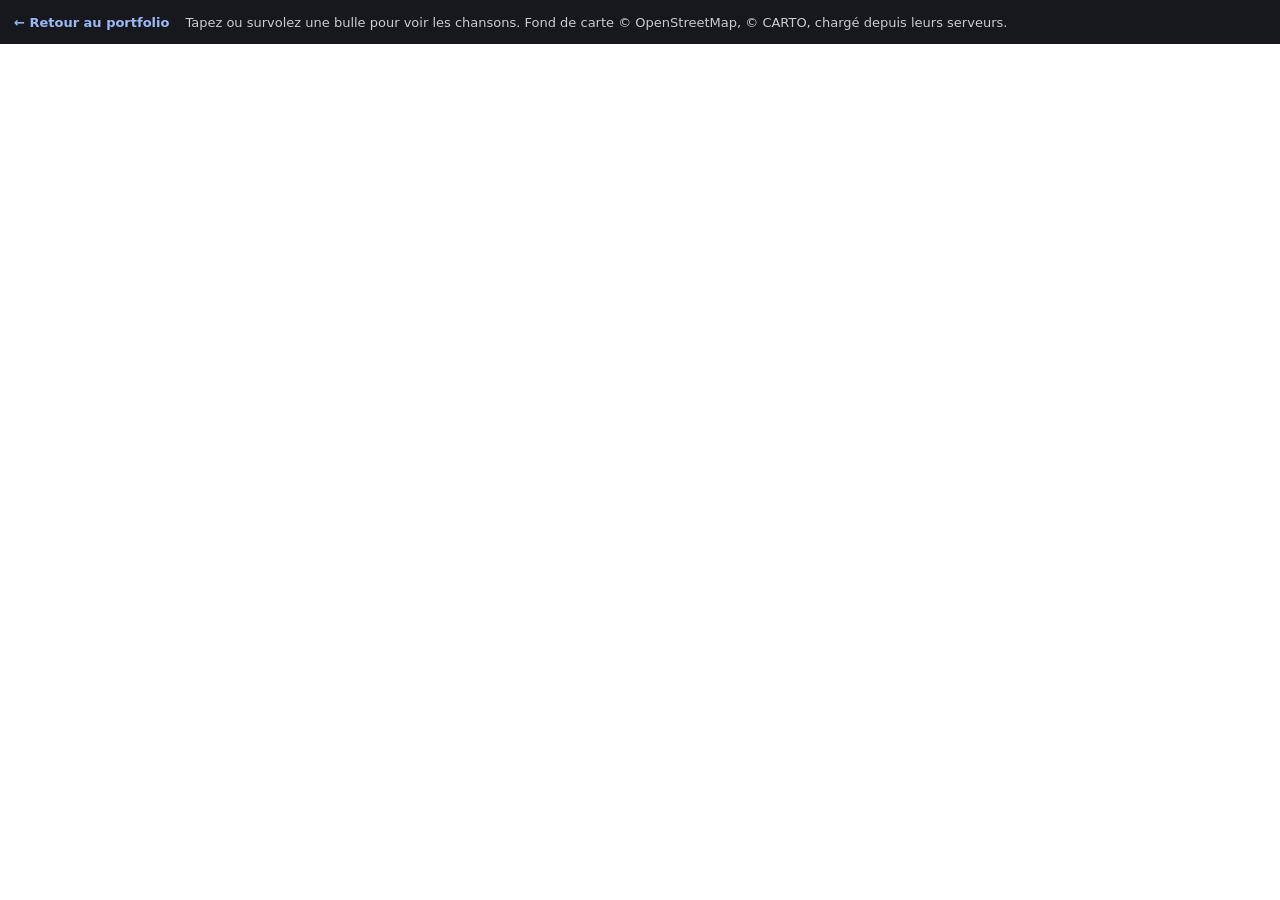
<file: memoire/carte.html>
<!doctype html>
<html lang="fr">
<head>
    <meta charset="utf-8" />
    <meta name="viewport" content="width=device-width, initial-scale=1" />
    <title>Carte : les lieux de Paris dans la chanson · Tiago de Carvalho Bene</title>
    <meta name="description" content="Carte interactive des lieux d'Île-de-France cités dans 17 819 chansons françaises (mémoire de Master, Sorbonne Université)." />
    <!-- Générée par python -m lieuxparis carte --depuis-csv (dépôt Tiiiagooo/Memoire), puis habillée pour le portfolio.
         Pas de cookie ni de mesure d'audience sur cette page. -->
    <style>
      html, body { height: 100%; margin: 0; font-family: system-ui, -apple-system, "Segoe UI", sans-serif; }
      .barre { height: 44px; box-sizing: border-box; display: flex; align-items: center; gap: 16px; padding: 0 14px;
               background: #16181D; color: #C9CCD4; font-size: 13px; }
      .barre a { color: #9DB7F5; text-decoration: none; font-weight: 600; white-space: nowrap; }
      .barre a:hover, .barre a:focus-visible { text-decoration: underline; }
      .barre p { margin: 0; overflow: hidden; text-overflow: ellipsis; white-space: nowrap; }
      @media (max-width: 600px) { .barre .long { display: none; } }
    </style>
</head>
<body>
    <div class="barre">
      <a href="../index.html#memoire">← Retour au portfolio</a>
      <p><span class="long">Tapez ou survolez une bulle pour voir les chansons. </span>Fond de carte © OpenStreetMap, © CARTO, chargé depuis leurs serveurs.</p>
    </div>
    <div style="height:calc(100% - 44px); width:100%;">                        <script>window.PlotlyConfig = {MathJaxConfig: 'local'};</script>
        <script charset="utf-8" src="https://cdn.plot.ly/plotly-4.1.1.min.js" integrity="sha256-O24V1F27f8pb0glCkelh3cVHLNiHAJ5gCaVtq2aNch8=" crossorigin="anonymous"></script>                <div id="43dfdb6e-d655-445a-a632-c09781d581f2" class="plotly-graph-div" style="height:100%; width:100%;"></div>            <script>                window.PLOTLYENV=window.PLOTLYENV || {};                                if (document.getElementById("43dfdb6e-d655-445a-a632-c09781d581f2")) {                    Plotly.newPlot(                        "43dfdb6e-d655-445a-a632-c09781d581f2",                        [{"customdata":[["Seine-Saint-Denis",4,1,"\u2022 Seine-Saint-Denis Style by Supr\u00eame NTM (1998)\u003cbr\u003e\u2022 Affirmative Action (Saint-Denis-Style Remix) by Supr\u00eame NTM (Ft. The Firm) (1996)\u003cbr\u003e\u2022 Come Again (Remix) by Supr\u00eame NTM (Ft. Big Red) (1996)\u003cbr\u003e\u2022 Seine-Saint-Denis Style (Live) by Supr\u00eame NTM (1998)","1940-2000"],["Gare",3,3,"\u2022 Dans la Sono by Beat de Boul (1997)\u003cbr\u003e\u2022 Le gorille by Georges Brassens (1952)\u003cbr\u003e\u2022 Freestyle by Supr\u00eame NTM (Ft. Mr 3, Rockin' Squat & Yazid) (1991)","1940-2000"],["Fresnes",3,2,"\u2022 Le Respect Se Perd by Fonky Family (1998)\u003cbr\u003e\u2022 Nouveau Western by MC Solaar (1994)\u003cbr\u003e\u2022 Gangster Moderne by MC Solaar (1997)","1940-2000"],["Orly",2,2,"\u2022 Squatt by 113 (Ft. 113, Different Teep, Ideal J, Jesse James (Rapper), Lil jason, Mista Flo, Rohff & Y\u00e9zi L'Escroc) (1998)\u003cbr\u003e\u2022 Tra\u00eener la nuit by Mafia K'1 Fry (1998)","1940-2000"],["Bercy",2,2,"\u2022 La Furie et la Foi by Fonky Family (1998)\u003cbr\u003e\u2022 Touche pas \u00e0 ma s\u0153ur by Renaud (1995)","1940-2000"],["Doue",2,1,"\u2022 Gwerz ar vezhinerien by Storlok (1979)\u003cbr\u003e\u2022 Ar zorserez by Storlok (1979)","1940-2000"],["\u00c9lys\u00e9e",1,1,"\u2022 Truc de fou by 113 (Ft. Doudou Masta) (1998)","1940-2000"],["Chapelle",1,1,"\u2022 Dans la rue by Aristide Bruant (1889)","1940-2000"],["\u00eele Saint-Louis",1,1,"\u2022 Viens \u00e0 Saint-Germain by Dany Brillant (1991)","1940-2000"],["Rungis",1,1,"\u2022 Les comiques tripiers by \u00c9ric Toulis (2000)","1940-2000"],["Roule",1,1,"\u2022 Marseille Envahit by Fonky Family (Ft. 3\u00e8me Oeil) (1998)","1940-2000"],["Pontoise",1,1,"\u2022 La premi\u00e8re fille by Georges Brassens (1954)","1940-2000"],["Versailles",1,1,"\u2022 Corne d'Aurochs by Georges Brassens (1952)","1940-2000"],["pont Mirabeau",1,1,"\u2022 Les Ricochets by Georges Brassens (1976)","1940-2000"],["Pologne",1,1,"\u2022 Achevez-moi by IAM (1993)","1940-2000"],["Invalides",1,1,"\u2022 Le poin\u00e7onneur des Lilas by Jean-Claude Pascal (1959)","1940-2000"],["Sorbonne",1,1,"\u2022 Ils se sont dit: \u00ab Je t\u2019aime \u00bb by Jehan Jonas (1967)","1940-2000"],["Nanterre",1,1,"\u2022 La lettre by Lunatic (2000)","1940-2000"],["Vincennes",1,1,"\u2022 Mauvais \u0153il by Lunatic (2000)","1940-2000"],["Montparnasse",1,1,"\u2022 Chanson pour Man Ray by Michel Berger (1990)","1940-2000"],["Charonne",1,1,"\u2022 Hexagone by Renaud (1975)","1940-2000"],["Villette",1,1,"\u2022 Gueule d'aminche by Renaud (1975)","1940-2000"],["Batignolles",1,1,"\u2022 Chanson des comm\u00e8res by Tri Yann (1974)","1940-2000"]],"hovertemplate":"\u003cb\u003e%{customdata[0]}\u003c\u002fb\u003e \u2014 %{customdata[4]}\u003cbr\u003e%{customdata[1]} chanson(s), %{customdata[2]} artiste(s)\u003cbr\u003e\u003cbr\u003e%{customdata[3]}\u003cextra\u003e\u003c\u002fextra\u003e","lat":[49.0068908,48.8278978,48.7485252,48.8658747,48.8391964,48.8517447,48.8737284,48.8553933,48.8516049,48.8227023,48.8722352,48.8490865,48.8287212,48.8466555,48.8592175,48.8603353,48.8490967,48.8715936,48.82849375,48.8434755,48.8547411,48.8953778,48.8863552],"lon":[2.573082,2.3748769,2.3358635,2.3280079999999996,2.384849,3.1459241,2.3123932,2.3469940629543298,2.3587594,2.3491212,2.3120505,2.3537530999999996,2.2909813,2.2775838999999998,2.3174688999999997,2.3166798999999996,2.3473105,2.2153582,2.4173617923272026,2.3302994999999997,2.3873043,2.3846564999999997,2.323457],"marker":{"color":"#E69F00","opacity":0.8,"size":[18.0,16.660254037844386,16.660254037844386,15.071067811865476,15.071067811865476,15.071067811865476,13.0,13.0,13.0,13.0,13.0,13.0,13.0,13.0,13.0,13.0,13.0,13.0,13.0,13.0,13.0,13.0,13.0]},"mode":"markers","name":"1940-2000 (33)","type":"scattermap"},{"customdata":[["Trappes",15,2,"\u2022 Veni, vidi, vici by La Fouine (2010)\u003cbr\u003e\u2022 Reste en chien by La Fouine (Ft. Booba) (2007)\u003cbr\u003e\u2022 Rap Fran\u00e7ais by La Fouine (2009)\u003cbr\u003e\u2022 Ca fait mal by La Fouine (2009)\u003cbr\u003e\u2022 Le Coeur Du Probl\u00e8me by La Fouine (2007)\u003cbr\u003e\u2022 Je sais o\u00f9 \u00e7a ram\u00e8ne by La Fouine (2009)\u003cbr\u003e\u2022 Groupie Love by La Fouine (2005)\u003cbr\u003e\u2022 Manque d'argent by La Fouine (2004)\u003cbr\u003e\u2026 et 7 autres","2001-2010"],["Grigny",7,1,"\u2022 Frissonnez by Alkpote (2006)\u003cbr\u003e\u2022 Anti-putes by Alkpote (Ft. Myssa) (2009)\u003cbr\u003e\u2022 91 Essonne by Alkpote (Ft. 2FWE, A2T, Abook, Ahmess, Akfa, Blacka (France), Choux's, Cliff (France), Cokein, Deeda (France), Dmboss, Farceur, Flasti, G-Moni, Hichem, Ivre Ultimatum, Jox Kardifrox, Ketokrim, Kodji, Le Gouffre, Lil'Dry, L.O.R. (FRA), Oskar (Assos 2 Dingos), Samo (France), Shaim (France), Spike La Pioche, Union Bestiale, VR (France) & Waibee) (2009)\u003cbr\u003e\u2022 La cr\u00e8me du 91 - Morceau cach\u00e9 by Alkpote (Ft. FK Plus de Classe) (2009)\u003cbr\u003e\u2022 91 trop violent by Alkpote (Ft. La T\u00e9n\u00e9breuse Mafia) (2009)\u003cbr\u003e\u2022 Zone de guerre by Alkpote (Ft. Cortex (rappeur), LMC Click & Skaner) (2009)\u003cbr\u003e\u2022 Marche ou cr\u00e8ve by Alkpote (Ft. Cokein) (2009)","2001-2010"],["Nanterre",5,3,"\u2022 On cr\u00e8ve \u00e0 petit feu by Alkpote (Ft. Ades, Black Brut, Farage, Nakk Mendosa, N\u00e9oklash, Zek & Zino la Frappe) (2008)\u003cbr\u003e\u2022 La danse du ghetto by La Fouine (2007)\u003cbr\u003e\u2022 Peace On Earth by La Fouine (2005)\u003cbr\u003e\u2022 Il en faut by La Fouine (2006)\u003cbr\u003e\u2022 En bas des tours by Mafia K'1 Fry (2003)","2001-2010"],["Versailles",4,2,"\u2022 Bonne vibration by Daddy Mory (Ft. F\u00e9f\u00e9 & Sir Samuel) (2003)\u003cbr\u003e\u2022 Les Balances Sont Respect\u00e9es by La Fouine (2010)\u003cbr\u003e\u2022 Procureur de Versailles by La Fouine (Ft. A2P, Chabodo & Vincenzo) (2010)\u003cbr\u003e\u2022 C'est \u00e7a by La Fouine (2006)","2001-2010"],["Les Mureaux",4,2,"\u2022 Ca fait mal by La Fouine (2009)\u003cbr\u003e\u2022 Groupie Love by La Fouine (2005)\u003cbr\u003e\u2022 78 Repr\u00e9sente by La Fouine (2006)\u003cbr\u003e\u2022 Tu vois ? by Mafia K'1 Fry (2007)","2001-2010"],["Orly",4,1,"\u2022 Thug life by Mafia K'1 Fry (2007)\u003cbr\u003e\u2022 Tu vois ? by Mafia K'1 Fry (2007)\u003cbr\u003e\u2022 Story Mafia by Mafia K'1 Fry (2003)\u003cbr\u003e\u2022 94 Hall Stars by Mafia K'1 Fry (2004)","2001-2010"],["Fresnes",3,2,"\u2022 Assoce de ... by 113 (Ft. Karlito & Rohff) (2002)\u003cbr\u003e\u2022 Veni, vidi, vici by La Fouine (2010)\u003cbr\u003e\u2022 Dans nos quartiers by La Fouine (Ft. Alonzo & Teddy Corona) (2010)","2001-2010"],["Evry",3,1,"\u2022 L\u2019envahisseur by Alkpote (2008)\u003cbr\u003e\u2022 Alerte g\u00e9n\u00e9rale by Alkpote (2008)\u003cbr\u003e\u2022 Machine \u00e0 \u00e9crire by Alkpote (2008)","2001-2010"],["Courcouronnes",3,1,"\u2022 J\u2019arrive \u00e0 pic by Alkpote (2010)\u003cbr\u003e\u2022 La plus belle des crasses by Alkpote (Ft. Farage) (2010)\u003cbr\u003e\u2022 Cesse donc de jakter by Alkpote (Ft. Zek) (2007)","2001-2010"],["Osny",3,1,"\u2022 Ma life by La Fouine (2007)\u003cbr\u003e\u2022 Quand La Musique Est Bonne by La Fouine (Ft. DJ Battle) (2010)\u003cbr\u003e\u2022 Peace On Earth by La Fouine (2005)","2001-2010"],["\u00c9lys\u00e9e",3,3,"\u2022 Vive le feu by Les Ramoneurs de Menhirs (2007)\u003cbr\u003e\u2022 Vis nos vies by L'Skadrille (2008)\u003cbr\u003e\u2022 Biff by Sefyu (2006)","2001-2010"],["quai des Orf\u00e8vres",2,2,"\u2022 91 trop violent by Alkpote (Ft. La T\u00e9n\u00e9breuse Mafia) (2009)\u003cbr\u003e\u2022 Ici by Sofiane (2007)","2001-2010"],["Les Ulis",2,2,"\u2022 Percer by Alkpote (Ft. Fik's & P.Kaer & Gr\u00f6dash) (2009)\u003cbr\u003e\u2022 Diamant by Diam's (2001)","2001-2010"],["Gare",2,2,"\u2022 Toi et moi by Big Red (2002)\u003cbr\u003e\u2022 Gar\u00e7on by Koxie (2007)","2001-2010"],["Pologne",2,2,"\u2022 Rosa la rouge by Claire Diterzi (2010)\u003cbr\u003e\u2022 Varsovie by Damien Saez (2008)","2001-2010"],["Invalides",2,1,"\u2022 Mes pulsions by Kaaris (2007)\u003cbr\u003e\u2022 Mes pulsions (Remix) by Kaaris (2007)","2001-2010"],["Bercy",2,2,"\u2022 Je sais o\u00f9 \u00e7a ram\u00e8ne by La Fouine (2009)\u003cbr\u003e\u2022 H.L.M. by L'Skadrille (2006)","2001-2010"],["Sartrouville",2,1,"\u2022 Groupie Love by La Fouine (2005)\u003cbr\u003e\u2022 78 Repr\u00e9sente by La Fouine (2006)","2001-2010"],["Clignancourt",2,2,"\u2022 En bas des tours by Mafia K'1 Fry (2003)\u003cbr\u003e\u2022 Michto La Pompe by Sanseverino (2004)","2001-2010"],["Belleville",2,2,"\u2022 Nuits blanches by Octobre Rouge (2004)\u003cbr\u003e\u2022 3\u00e8me Guerre by Sefyu (2008)","2001-2010"],["Chambourcy",1,1,"\u2022 Le rap c'est un peep-show by Alkpote (Ft. Salif) (2008)","2001-2010"],["Porte de la Villette",1,1,"\u2022 Caillera mentalit\u00e9 by Alkpote (Ft. Seth Gueko) (2008)","2001-2010"],["Yerres",1,1,"\u2022 91 Essonne by Alkpote (Ft. 2FWE, A2T, Abook, Ahmess, Akfa, Blacka (France), Choux's, Cliff (France), Cokein, Deeda (France), Dmboss, Farceur, Flasti, G-Moni, Hichem, Ivre Ultimatum, Jox Kardifrox, Ketokrim, Kodji, Le Gouffre, Lil'Dry, L.O.R. (FRA), Oskar (Assos 2 Dingos), Samo (France), Shaim (France), Spike La Pioche, Union Bestiale, VR (France) & Waibee) (2009)","2001-2010"],["\u00c9pinettes",1,1,"\u2022 La cr\u00e8me du 91 - Morceau cach\u00e9 by Alkpote (Ft. FK Plus de Classe) (2009)","2001-2010"],["Massy",1,1,"\u2022 La cr\u00e8me du 91 - Morceau cach\u00e9 by Alkpote (Ft. FK Plus de Classe) (2009)","2001-2010"],["Longjumeau",1,1,"\u2022 La cr\u00e8me du 91 - Morceau cach\u00e9 by Alkpote (Ft. FK Plus de Classe) (2009)","2001-2010"],["Draveil",1,1,"\u2022 La cr\u00e8me du 91 - Morceau cach\u00e9 by Alkpote (Ft. FK Plus de Classe) (2009)","2001-2010"],["Igny",1,1,"\u2022 La cr\u00e8me du 91 - Morceau cach\u00e9 by Alkpote (Ft. FK Plus de Classe) (2009)","2001-2010"],["Croix Blanche",1,1,"\u2022 La cr\u00e8me du 91 - Morceau cach\u00e9 by Alkpote (Ft. FK Plus de Classe) (2009)","2001-2010"],["Montgeron",1,1,"\u2022 La cr\u00e8me du 91 - Morceau cach\u00e9 by Alkpote (Ft. FK Plus de Classe) (2009)","2001-2010"],["Palaiseau",1,1,"\u2022 La cr\u00e8me du 91 - Morceau cach\u00e9 by Alkpote (Ft. FK Plus de Classe) (2009)","2001-2010"],["Brunoy",1,1,"\u2022 La cr\u00e8me du 91 - Morceau cach\u00e9 by Alkpote (Ft. FK Plus de Classe) (2009)","2001-2010"],["Morangis",1,1,"\u2022 La cr\u00e8me du 91 - Morceau cach\u00e9 by Alkpote (Ft. FK Plus de Classe) (2009)","2001-2010"],["Mennecy",1,1,"\u2022 La cr\u00e8me du 91 - Morceau cach\u00e9 by Alkpote (Ft. FK Plus de Classe) (2009)","2001-2010"],["Messy",1,1,"\u2022 Pyracr\u00e8me by Alkpote (Ft. Boulzer, Facio Fass, Meka (R\u00e9pression Lyrical), Messy (France), Passpart, Rabakar & Scurfy) (2009)","2001-2010"],["rue de Berne",1,1,"\u2022 Je vais au cin\u00e9ma by Arnaud Fleurent-Didier (2010)","2001-2010"],["Rue de Rome",1,1,"\u2022 Je vais au cin\u00e9ma by Arnaud Fleurent-Didier (2010)","2001-2010"],["Rue de Florence",1,1,"\u2022 Je vais au cin\u00e9ma by Arnaud Fleurent-Didier (2010)","2001-2010"],["Aubervilliers",1,1,"\u2022 Boulbi by Booba (2006)","2001-2010"],["Rue de la Paix",1,1,"\u2022 Jour de paye by Booba (2010)","2001-2010"],["Lisses",1,1,"\u2022 Bo\u00eete orange by Butter Bullets (Ft. Serge la Pute) (2007)","2001-2010"],["Rue Jacob",1,1,"\u2022 J'habitais Saint-Germain-des-Pr\u00e9s by Dany Brillant (2004)","2001-2010"],["Bourse",1,1,"\u2022 C.V. by IAM (2007)","2001-2010"],["rue Blanche",1,1,"\u2022 La rue blanche, le petit matin bleu by Julien Clerc (2008)","2001-2010"],["Sevran",1,1,"\u2022 Mafia Music - Remix by Kaaris (2008)","2001-2010"],["cit\u00e9 Blanche",1,1,"\u2022 Mafia Music - Remix by Kaaris (2008)","2001-2010"],["Op\u00e9ra",1,1,"\u2022 De l'op\u00e9ra \u00e0 la plaine by Keny Arkana (Ft. Juice Land, Kao Domb's, Karim, Le Gonz, Louiza, Manimal, MC Ray, Mena (FR), Mickey Lansky, Mino (FRA), Mr. Kee, Morfal, Morphin, Nacio, Nemrood, Prince King, Processus Verbal, Rap'as, Sista Micky, Sliman, Syrano & Teddy31) (2005)","2001-2010"],["Tour Eiffel",1,1,"\u2022 Pleure Pas by La Fouine (Ft. Canardo, Green Money & Kennedy) (2010)","2001-2010"],["Poissy",1,1,"\u2022 78 Repr\u00e9sente by La Fouine (2006)","2001-2010"],["Roule",1,1,"\u2022 Soldat universel by L'Skadrille (Ft. Apollo J) (2008)","2001-2010"],["Vincennes",1,1,"\u2022 Tu vois ? by Mafia K'1 Fry (2007)","2001-2010"],["Porte Dauphine",1,1,"\u2022 Tu vois ? by Mafia K'1 Fry (2007)","2001-2010"],["Argenteuil",1,1,"\u2022 Tu vois ? by Mafia K'1 Fry (2007)","2001-2010"],["Bois de Vincennes",1,1,"\u2022 Elle by Mafia K'1 Fry (2003)","2001-2010"],["Bondy",1,1,"\u2022 Au pays de Gandhi by MC Solaar (2003)","2001-2010"],["Place de Clichy",1,1,"\u2022 Nuits blanches by Octobre Rouge (2004)","2001-2010"],["Clichy",1,1,"\u2022 Nuits blanches by Octobre Rouge (2004)","2001-2010"],["Montmartre",1,1,"\u2022 Nuits blanches by Octobre Rouge (2004)","2001-2010"],["Quai des Orf\u00e8vres",1,1,"\u2022 D\u00e9collement pulmonaire by Octobre Rouge (2004)","2001-2010"],["rue de Rivoli",1,1,"\u2022 D\u00e9collement pulmonaire by Octobre Rouge (2004)","2001-2010"],["Goutte d'Or",1,1,"\u2022 Que tout \u00e7a change!!! by Octobre Rouge (2007)","2001-2010"],["avenue Foch",1,1,"\u2022 Les bobos by Renaud (2006)","2001-2010"],["Chelles",1,1,"\u2022 Panam All Starz by Sniper (Ft. 113, Diam's, G-Kill, Haroun, L'Skadrille, Mano Kid Mesa, Salif, Sinik, Tandem & Zoxea) (2003)","2001-2010"],["Melun",1,1,"\u2022 Panam All Starz by Sniper (Ft. 113, Diam's, G-Kill, Haroun, L'Skadrille, Mano Kid Mesa, Salif, Sinik, Tandem & Zoxea) (2003)","2001-2010"],["Meaux",1,1,"\u2022 Panam All Starz by Sniper (Ft. 113, Diam's, G-Kill, Haroun, L'Skadrille, Mano Kid Mesa, Salif, Sinik, Tandem & Zoxea) (2003)","2001-2010"],["Noisiel",1,1,"\u2022 Panam All Starz by Sniper (Ft. 113, Diam's, G-Kill, Haroun, L'Skadrille, Mano Kid Mesa, Salif, Sinik, Tandem & Zoxea) (2003)","2001-2010"],["Torcy",1,1,"\u2022 Panam All Starz by Sniper (Ft. 113, Diam's, G-Kill, Haroun, L'Skadrille, Mano Kid Mesa, Salif, Sinik, Tandem & Zoxea) (2003)","2001-2010"],["Pontoise",1,1,"\u2022 Panam All Starz by Sniper (Ft. 113, Diam's, G-Kill, Haroun, L'Skadrille, Mano Kid Mesa, Salif, Sinik, Tandem & Zoxea) (2003)","2001-2010"],["Sarcelles",1,1,"\u2022 Ici by Sofiane (2007)","2001-2010"],["la Courneuve",1,1,"\u2022 Pour l'argent by St\u00e9 Strausz (Ft. Alibi Montana & Demon One) (2005)","2001-2010"],["Colombes",1,1,"\u2022 Vue sur la mer by V\u00e9ronique Sanson (2004)","2001-2010"],["Bobigny",1,1,"\u2022 Ya mama by Wallen (2003)","2001-2010"]],"hovertemplate":"\u003cb\u003e%{customdata[0]}\u003c\u002fb\u003e \u2014 %{customdata[4]}\u003cbr\u003e%{customdata[1]} chanson(s), %{customdata[2]} artiste(s)\u003cbr\u003e\u003cbr\u003e%{customdata[3]}\u003cextra\u003e\u003c\u002fextra\u003e","lat":[48.7783734,48.6470317,48.8728936,48.829957573471184,48.9931578,48.8671747,48.749825200000004,48.6233961,48.6233857,49.0691462,48.8750284,48.8549246,48.6747592,48.82913417347119,48.8605175,48.861461133024925,48.840432773471186,48.9397907,48.8940584,48.8717265,48.9135059,48.8974039,48.7381035,48.8938086,48.7306485,48.7441448,48.6874172,48.7423961,48.7402833,48.7084427,48.655253,48.6813766,48.6992301,48.5723443,48.8504532,48.8809907,48.8765231,48.8821348,48.8842416,48.8692848,48.5969224,48.8555259,48.8686539,48.8789216,48.9472825,48.8836843,48.8706446,48.8582599,48.8465369,48.873471573471186,48.82961958302492,48.8714176,48.8648718,48.831548,48.8895598,48.8835918,48.8834776,48.8854619,48.8563336,48.857218,48.8929139,48.8728625,48.8775409,48.8838936,48.878655,48.850368,48.8905061,48.85021233302492,48.9587658,48.9295128,48.9162809,48.8679806],"lon":[1.9887685,2.3914424,2.2133582,2.28959933398875,1.909928,2.326008,2.3338635,2.4264481,2.425989,2.0855786,2.3103932,2.3435689,2.1991693999999997,2.37349493398875,2.3154689,2.3136799,2.38346703398875,2.1613737,2.3476779999999997,2.387085,2.0271115,2.385591,2.7604819,2.319934,2.2659179,2.3564027999999997,2.4067546,2.2257833,2.7643772,2.4616272,2.306977,2.4966124,2.3387477,2.4361354,2.3502213,2.3231349,2.3234389,2.3252272,2.3690740999999997,2.3312305,2.4255425,2.3338807,2.3434383,2.3335022,2.5274306999999996,2.3927036,2.3343299999999996,2.2965006,2.3531641,2.31066853398875,2.414361792327203,2.2773358,2.335921,2.4341479,2.3942769,2.3298748,2.3292898999999996,2.3411535,2.343892,2.3546354,2.3560817,2.2815735,2.5992805999999997,2.3784162999999996,2.3729460999999996,2.6362929,2.3599967,2.3507531,2.4402771999999997,2.4022284999999997,2.252287,2.3638092],"marker":{"color":"#0072B2","opacity":0.8,"size":[27.364916731037084,21.228756555322953,19.18033988749895,18.0,18.0,18.0,16.660254037844386,16.660254037844386,16.660254037844386,16.660254037844386,16.660254037844386,15.071067811865476,15.071067811865476,15.071067811865476,15.071067811865476,15.071067811865476,15.071067811865476,15.071067811865476,15.071067811865476,15.071067811865476,13.0,13.0,13.0,13.0,13.0,13.0,13.0,13.0,13.0,13.0,13.0,13.0,13.0,13.0,13.0,13.0,13.0,13.0,13.0,13.0,13.0,13.0,13.0,13.0,13.0,13.0,13.0,13.0,13.0,13.0,13.0,13.0,13.0,13.0,13.0,13.0,13.0,13.0,13.0,13.0,13.0,13.0,13.0,13.0,13.0,13.0,13.0,13.0,13.0,13.0,13.0,13.0]},"mode":"markers","name":"2001-2010 (124)","type":"scattermap"},{"customdata":[["Sevran",44,10,"\u2022 Pente noire by 13 Block (2019)\u003cbr\u003e\u2022 J\u2019me rappelle by 13 Block (2016)\u003cbr\u003e\u2022 F.S.R. by 13 Block (2016)\u003cbr\u003e\u2022 Brabus en esprit by 13 Block (2017)\u003cbr\u003e\u2022 Pas de boss by 13 Block (2016)\u003cbr\u003e\u2022 Releve by 13 Block (2014)\u003cbr\u003e\u2022 Bulls by 13 Block (2014)\u003cbr\u003e\u2022 Mega Medley by Alkpote (2017)\u003cbr\u003e\u2026 et 36 autres","2011-2019"],["Bercy",15,12,"\u2022 Pirates by Booba (2012)\u003cbr\u003e\u2022 T.L.T (Clash VS La Fouine) by Booba (2013)\u003cbr\u003e\u2022 La vraie vie by \u200bDA Uzi (2018)\u003cbr\u003e\u2022 Battosai by F430 (2018)\u003cbr\u003e\u2022 #PTT (Partis Trop T\u00f4t) by Gradur (2015)\u003cbr\u003e\u2022 Un jour by High Five Crew (2014)\u003cbr\u003e\u2022 Rap warrior by IAM (2019)\u003cbr\u003e\u2022 Les soleils de minuit by La Fouine (2011)\u003cbr\u003e\u2026 et 7 autres","2011-2019"],["Evry",14,3,"\u2022 Eau de javel by Alkpote (2018)\u003cbr\u003e\u2022 \u00c9ternelle course poursuite by Alkpote (Ft. Niro) (2012)\u003cbr\u003e\u2022 Mega Medley by Alkpote (2017)\u003cbr\u003e\u2022 #EVRY by Alkpote (Ft. Blackis, Crika, Eloquence, Facio Fass, Jacky Mams, Malason, Meka (R\u00e9pression Lyrical) & SKP2JV) (2015)\u003cbr\u003e\u2022 Bande de putain (remix) by Alkpote (Ft. Katana, Niro, RCP, Sidi Sid & Tige La Rafale) (2011)\u003cbr\u003e\u2022 Pyramides (Remix \u002f Version info) by Alkpote (2017)\u003cbr\u003e\u2022 Dernier moment de vie by Alkpote (Ft. Idjil) (2014)\u003cbr\u003e\u2022 Double-brochette by Alkpote (Ft. Rim'K) (2012)\u003cbr\u003e\u2026 et 6 autres","2011-2019"],["Fresnes",14,11,"\u2022 Double-brochette by Alkpote (Ft. Rim'K) (2012)\u003cbr\u003e\u2022 Booska Mexico by \u200bDA Uzi (2018)\u003cbr\u003e\u2022 Outro by Dosseh (2011)\u003cbr\u003e\u2022 J'h\u00e9site by DTF (2019)\u003cbr\u003e\u2022 Hall Star by DTF (Ft. Am1, KDR & Rom1) (2017)\u003cbr\u003e\u2022 Je n'sais pas c'qu'ils veulent by Guizmo (2019)\u003cbr\u003e\u2022 En esprit by Heuss L'enfoir\u00e9 (2019)\u003cbr\u003e\u2022 Veni, vidi, vici - Remix by La Fouine (Ft. Francisco) (2011)\u003cbr\u003e\u2026 et 6 autres","2011-2019"],["Nanterre",13,7,"\u2022 Scarface by Booba (2011)\u003cbr\u003e\u2022 Nougat by Booba (2017)\u003cbr\u003e\u2022 BX Land #1 by Heuss L'enfoir\u00e9 (2017)\u003cbr\u003e\u2022 BX Land #2 by Heuss L'enfoir\u00e9 (2017)\u003cbr\u003e\u2022 En esprit by Heuss L'enfoir\u00e9 (2019)\u003cbr\u003e\u2022 Y\u00e4tay\u00f6 by Kenza Farah (2014)\u003cbr\u003e\u2022 Intro (CDC4) by La Fouine (2014)\u003cbr\u003e\u2022 On se refait by La Fouine (Ft. Mister You) (2011)\u003cbr\u003e\u2026 et 5 autres","2011-2019"],["Trappes",11,2,"\u2022 A.C. Milan by Booba (2013)\u003cbr\u003e\u2022 On s'en bat les couilles 2013 by La Fouine (Ft. Mac Tyer) (2013)\u003cbr\u003e\u2022 D'o\u00f9 l'on vient by La Fouine (2011)\u003cbr\u003e\u2022 Elle venait du ciel by La Fouine (Ft. Zaho) (2011)\u003cbr\u003e\u2022 Bafana Bafana - Remix by La Fouine (Ft. Admiral T, Canardo, Nessbeal, Seth Gueko & Soprano) (2011)\u003cbr\u003e\u2022 Bienvenue dans le 78 by La Fouine (2011)\u003cbr\u003e\u2022 One Shot (Interlude) by La Fouine (2011)\u003cbr\u003e\u2022 Fouiny dance by La Fouine (2017)\u003cbr\u003e\u2026 et 3 autres","2011-2019"],["Valenton",8,1,"\u2022 Chat perch\u00e9 by Guizmo (2012)\u003cbr\u003e\u2022 Tour de Pise by Guizmo (2013)\u003cbr\u003e\u2022 C'est pas la m\u00eame by Guizmo (2012)\u003cbr\u003e\u2022 Sablier by Guizmo (2018)\u003cbr\u003e\u2022 GPG 5 by Guizmo (2019)\u003cbr\u003e\u2022 Chaque fois qu'une porte s'ouvre by Guizmo (2012)\u003cbr\u003e\u2022 Au pied du mur by Guizmo (Ft. Demon One) (2012)\u003cbr\u003e\u2022 92 by Guizmo (2019)","2011-2019"],["Roule",6,5,"\u2022 Brabus en esprit by 13 Block (2017)\u003cbr\u003e\u2022 Gang by A2H (Ft. MB) (2018)\u003cbr\u003e\u2022 Gobelet Dance by A2H (Ft. Oginda) (2016)\u003cbr\u003e\u2022 La Parisienne by Christophe Ma\u00e9 (2016)\u003cbr\u003e\u2022 Roule by Minuit (2015)\u003cbr\u003e\u2022 T'as bien mal by Vald (2016)","2011-2019"],["Courcouronnes",6,2,"\u2022 Ninjas & gargouilles by Alkpote (Ft. Caballero & JeanJass) (2017)\u003cbr\u003e\u2022 John H. Snow by Alkpote (2018)\u003cbr\u003e\u2022 Mega Medley by Alkpote (2017)\u003cbr\u003e\u2022 Zifukoro by Niska (2016)\u003cbr\u003e\u2022 Country by Niska (2018)\u003cbr\u003e\u2022 Tchibili-Tabala by Niska (2015)","2011-2019"],["Grigny",6,5,"\u2022 Une balle dans la t\u00eate (Grosmachindeguerre Remix) by Butter Bullets (Ft. Aketo, Alkpote, Hype Hagrah, Jack Many & Project Pat) (2012)\u003cbr\u003e\u2022 Vrai by Kalash Criminel (Ft. Douma) (2018)\u003cbr\u003e\u2022 100 \u00e0 l'heure by Ninho (2015)\u003cbr\u003e\u2022 Gros bonnets by Niska (Ft. Madrane) (2015)\u003cbr\u003e\u2022 Qu\u00e9 Pasa Amigo by Niska (Ft. Madrane & Trafiquint\u00e9) (2014)\u003cbr\u003e\u2022 Je rappe by Team BS (2014)","2011-2019"],["Osny",6,3,"\u2022 Freestyle Plan\u00e8te Rap by Fababy (Ft. Bilel, Fababy, Hayce Lemsi, Sadek, S.Pri Noir & Volts Face) (2012)\u003cbr\u003e\u2022 En esprit by Heuss L'enfoir\u00e9 (2019)\u003cbr\u003e\u2022 J'esp\u00e8re by La Fouine (2013)\u003cbr\u003e\u2022 Intro (CDC4) by La Fouine (2014)\u003cbr\u003e\u2022 Ind\u00e9cis by La Fouine (2018)\u003cbr\u003e\u2022 Le maton me guette by La Fouine (2018)","2011-2019"],["Melun",5,1,"\u2022 Ouais ouais ouais by A2H (Ft. Titan (FRA)) (2017)\u003cbr\u003e\u2022 Branch\u00e9 by A2H (2016)\u003cbr\u003e\u2022 Champagne by A2H (2014)\u003cbr\u003e\u2022 GI Joe by A2H (2014)\u003cbr\u003e\u2022 Itin\u00e9raire by A2H (2011)","2011-2019"],["Sarcelles",5,5,"\u2022 Mon histoire by A2H (2016)\u003cbr\u003e\u2022 2Pac by Booba (2012)\u003cbr\u003e\u2022 Danse-moi by Leeroy (2016)\u003cbr\u003e\u2022 Commando by Niska (2016)\u003cbr\u003e\u2022 Freestyle Booska Ishh Ishh by Sofiane (2017)","2011-2019"],["Villepinte",5,4,"\u2022 Bonita by \u200bDA Uzi (2019)\u003cbr\u003e\u2022 Outro by Dosseh (2011)\u003cbr\u003e\u2022 Cash by Kaaris (2018)\u003cbr\u003e\u2022 Bakhaw by Sofiane (Ft. Bakhaw) (2017)\u003cbr\u003e\u2022 Intro (R\u00e9veillez vous) by Sofiane (2011)","2011-2019"],["\u00c9lys\u00e9e",4,4,"\u2022 \u00c0 la base by A2H (Ft. Flynt) (2016)\u003cbr\u003e\u2022 Mr. Pr\u00e9sident by Alkpote (Ft. Dinos & Zek) (2012)\u003cbr\u003e\u2022 Grands r\u00eaves, grandes bo\u00eetes by IAM (2017)\u003cbr\u003e\u2022 Freestyle 20\u002f12\u002f2017 - Lomepal, Philippe Katerine, Alkpote & Co by Lomepal (Ft. Alkpote, Katerine, L'Affreux Jojo, Rom\u00e9o Elvis & Tonio MC) (2017)","2011-2019"],["tour Eiffel",4,3,"\u2022 Les pr\u00e9lis by Columbine (2016)\u003cbr\u003e\u2022 Jolly Roger by High Five Crew (2017)\u003cbr\u003e\u2022 Freestyle 18\u002f12\u002f2017 - Lomepal, Georgio, Limsa, L\u2019affreux Jojo, Fixpen Sill, Bohemian Club by Lomepal (Ft. Fixpen Sill, Georgio, L'Affreux Jojo, Limsa & Waltmann) (2017)\u003cbr\u003e\u2022 Freestyle 21\u002f12\u002f2017 - Lomepal, T\u00e9m\u00e9 Tan, Tonio MC, Di-meh, SlimKa, Bon Gamin by Lomepal (Ft. Di-Meh, Ichon, Loveni, Slimka, T\u00e9m\u00e9 Tan & Tonio MC) (2017)","2011-2019"],["Monnaie",4,4,"\u2022 Benz by Gradur (2016)\u003cbr\u003e\u2022 Freestyle Fred s'envole avec Alkpote, Katerine, Limsa, Di Meh & Kip paz by Lomepal (Ft. Alkpote, Di-Meh, Limsa & Luv Resval) (2019)\u003cbr\u003e\u2022 Murder 2.0 by Niska (2015)\u003cbr\u003e\u2022 T'as bien mal by Vald (2016)","2011-2019"],["Massy",4,2,"\u2022 Hey Joe by Na\u00e2man (Ft. Massy & Triple TR8) (2015)\u003cbr\u003e\u2022 Hold The People by Na\u00e2man (Ft. Massy & Triple TR8) (2015)\u003cbr\u003e\u2022 She Wanti by Na\u00e2man (Ft. Massy & Triple TR8) (2015)\u003cbr\u003e\u2022 Gros bonnets by Niska (Ft. Madrane) (2015)","2011-2019"],["Maison Blanche",3,3,"\u2022 Mr. Pr\u00e9sident by Alkpote (Ft. Dinos & Zek) (2012)\u003cbr\u003e\u2022 Couleur Molotov by Keny Arkana (Ft. Lino & M\u00e9dine) (2017)\u003cbr\u003e\u2022 Le grand connard by Maxime Le Forestier (2019)","2011-2019"],["Stains",3,2,"\u2022 2Pac by Booba (2012)\u003cbr\u003e\u2022 Empire by Sofiane (Ft. Kaaris) (2018)\u003cbr\u003e\u2022 Freestyle Booska Ishh Ishh by Sofiane (2017)","2011-2019"],["Clichy",3,3,"\u2022 Je l'aime quand m\u00eame by La Fouine (2016)\u003cbr\u003e\u2022 Vald freestyle Daymolition 07\u002f07\u002f2012 by Vald (2012)\u003cbr\u003e\u2022 Le galopin by Vianney (2016)","2011-2019"],["La Courneuve",3,3,"\u2022 Freestyle 18\u002f12\u002f2017 - Lomepal, Georgio, Limsa, L\u2019affreux Jojo, Fixpen Sill, Bohemian Club by Lomepal (Ft. Fixpen Sill, Georgio, L'Affreux Jojo, Limsa & Waltmann) (2017)\u003cbr\u003e\u2022 #Jesuispass\u00e9chezso : \u00c9pisode 6 \u002f 93 Empire by Sofiane (Ft. Kalash Criminel) (2016)\u003cbr\u003e\u2022 Bouteille \u00e0 la Seine by TSR Crew (2015)","2011-2019"],["Seine-Saint-Denis",2,2,"\u2022 Gainzbeur by Alkpote (2012)\u003cbr\u003e\u2022 #Jesuispass\u00e9chezso : Episode 1 \u002f Marseille-Castellane by Sofiane (2016)","2011-2019"],["Clamart",2,2,"\u2022 Bakel City Gang by Booba (2011)\u003cbr\u003e\u2022 BANDiTO by SDM (2014)","2011-2019"],["Avenue Montaigne",2,2,"\u2022 \u00c7a va br\u00fbler by Dadju (2017)\u003cbr\u003e\u2022 La Roma by Ninho (Ft. Sadek) (2016)","2011-2019"],["Baby",2,1,"\u2022 Aquafina by Elias (2019)\u003cbr\u003e\u2022 Bankrolls by Elias (2019)","2011-2019"],["Bondy",2,2,"\u2022 Et si c'\u00e9tait symphonie by Fababy (2016)\u003cbr\u003e\u2022 Marion Mar\u00e9chal by Sofiane (2017)","2011-2019"],["Pologne",2,2,"\u2022 Sales babtous d'n\u00e9gros by Guizmo (Ft. Alpha Wann & Nekfeu) (2011)\u003cbr\u003e\u2022 Bah ouais by KeBlack (Ft. Sofiane) (2018)","2011-2019"],["Tour Eiffel",2,2,"\u2022 J'ai le blues by Guizmo (2017)\u003cbr\u003e\u2022 Tarn et Garonne by Jean-Louis Murat (2016)","2011-2019"],["Orly",2,2,"\u2022 Je n'sais pas c'qu'ils veulent by Guizmo (2019)\u003cbr\u003e\u2022 D\u00e9brouillard by Kaaris (2018)","2011-2019"],["Boulevard Haussmann",2,2,"\u2022 Le sang by Kaaris (2016)\u003cbr\u003e\u2022 Promesse by Vald (2015)","2011-2019"],["Montmartre",2,2,"\u2022 Deux by Lomepal (2018)\u003cbr\u003e\u2022 La go by Shy\u2019m (2018)","2011-2019"],["Halles",2,2,"\u2022 Saxophone by Odezenne (2012)\u003cbr\u003e\u2022 Taga by Vald (2015)","2011-2019"],["Auteuil",1,1,"\u2022 Freestyle COUVRE FEU sur OKLM Radio 06\u002f06\u002f18 by 13 Block (2018)","2011-2019"],["Chelles",1,1,"\u2022 Les Gars D'la Ville by 13 Block (2015)","2011-2019"],["Sorbonne",1,1,"\u2022 Implication by 13 Block (Ft. Gino Marley) (2016)","2011-2019"],["Porte d'Orl\u00e9ans",1,1,"\u2022 Bienven\u00fce by 1995 (2012)","2011-2019"],["Clignancourt",1,1,"\u2022 D\u00e9cisions by A2H (Ft. MV) (2016)","2011-2019"],["Malakoff",1,1,"\u2022 Yacht Music by A2H (2016)","2011-2019"],["Javel",1,1,"\u2022 Eau de javel by Alkpote (2018)","2011-2019"],["Sceaux",1,1,"\u2022 Marianne by Alkpote (Ft. Infinit') (2015)","2011-2019"],["Mennecy",1,1,"\u2022 Freestyle Couvre Feu \u002f OKLM by Alkpote (2017)","2011-2019"],["Longjumeau",1,1,"\u2022 Addictif by Alkpote (2014)","2011-2019"],["Marais",1,1,"\u2022 Ma\u00eetre Yoda by Booba (2012)","2011-2019"],["La Villette",1,1,"\u2022 Une vie by Booba (2013)","2011-2019"],["Panth\u00e9on",1,1,"\u2022 4G by Booba (2015)","2011-2019"],["Montfermeil",1,1,"\u2022 4G by Booba (2015)","2011-2019"],["Pantin",1,1,"\u2022 Avant eux by Cabadzi (2012)","2011-2019"],["Bagnolet",1,1,"\u2022 La vall\u00e9e des larmes by Christophe Ma\u00e9 (2016)","2011-2019"],["rue Buffault",1,1,"\u2022 32 rue Buffault by Cyril Mokaiesh (2017)","2011-2019"],["Boulevard Saint-Denis",1,1,"\u2022 Novembre \u00e0 Paris by Cyril Mokaiesh (2017)","2011-2019"],["Porte de saint-ouen",1,1,"\u2022 Burqa by Damien Saez (2018)","2011-2019"],["Charonne",1,1,"\u2022 Mandela by Damien Saez (2019)","2011-2019"],["Avenue Foch",1,1,"\u2022 Stop by Fababy (Ft. Lydia) (2016)","2011-2019"],["Batignolles",1,1,"\u2022 Vagabond by Guizmo (2017)","2011-2019"],["Villeneuve la Garenne",1,1,"\u2022 Chaque fois qu'une porte s'ouvre by Guizmo (2012)","2011-2019"],["bois de Boulogne",1,1,"\u2022 AW\u00c9 by High Five Crew (2015)","2011-2019"],["Quai des Orf\u00e8vres",1,1,"\u2022 Silicium by High Five Crew (2016)","2011-2019"],["Gare",1,1,"\u2022 Dinguerie by KeBlack (2017)","2011-2019"],["Op\u00e9ra",1,1,"\u2022 De l'Op\u00e9ra \u00e0 la Plaine 3 by Keny Arkana (Ft. Bazil, Cabron (FRA), Costello, El K.I.D, Fa\u00efanatur, Kelevra, Kill Foster, L'amir'Al, L'As L'Emir, Mazen, M\u00e9na (FRA), Outlawz, Panarash, Rachton, Shyper, Skyzzy, Timon & Zino) (2017)","2011-2019"],["Sartrouville",1,1,"\u2022 Bienvenue dans le 78 by La Fouine (2011)","2011-2019"],["Poissy",1,1,"\u2022 Bienvenue dans le 78 by La Fouine (2011)","2011-2019"],["Elancourt",1,1,"\u2022 Bienvenue dans le 78 by La Fouine (2011)","2011-2019"],["Guyancourt",1,1,"\u2022 Bienvenue dans le 78 by La Fouine (2011)","2011-2019"],["Boulevard Barb\u00e8s",1,1,"\u2022 Mon p\u00e8re by Leeroy (2016)","2011-2019"],["Notre-Dame",1,1,"\u2022 Chante les bl\u00e9s by Manau (2019)","2011-2019"],["Porte de Clichy",1,1,"\u2022 Winterfell by MMZ (2018)","2011-2019"],["Argenteuil",1,1,"\u2022 Vivre notre destin by Morsay (Ft. Kayna Samet) (2012)","2011-2019"],["Champs \u00c9lys\u00e9es",1,1,"\u2022 Pav\u00e9 by Ninho (2018)","2011-2019"],["la Courtille",1,1,"\u2022 Le cercle by Sofiane (Ft. GLK, Hornet La Frappe & YL) (2017)","2011-2019"],["Versailles",1,1,"\u2022 #Jesuispass\u00e9chezso : Episode 1 \u002f Marseille-Castellane by Sofiane (2016)","2011-2019"],["Villeparisis",1,1,"\u2022 Rebeulotte by Sofiane (2017)","2011-2019"],["rue de la Paix",1,1,"\u2022 Cantare by Soprano (Ft. Soolking) (2018)","2011-2019"],["Bagneux",1,1,"\u2022 Je rappe by Team BS (2014)","2011-2019"],["Chapelle",1,1,"\u2022 Champs de vision by TSR Crew (2015)","2011-2019"],["Pont des Arts",1,1,"\u2022 R\u00e9sidus by Vald (2018)","2011-2019"]],"hovertemplate":"\u003cb\u003e%{customdata[0]}\u003c\u002fb\u003e \u2014 %{customdata[4]}\u003cbr\u003e%{customdata[1]} chanson(s), %{customdata[2]} artiste(s)\u003cbr\u003e\u003cbr\u003e%{customdata[3]}\u003cextra\u003e\u003c\u002fextra\u003e","lat":[48.9485825,48.83996052082798,48.62452193302492,48.7485252,48.8715936,48.77949923302492,48.7381367,48.87299932082798,48.6233857,48.6483317,49.07027203302492,48.88501943302492,48.959891633024924,48.970251,48.8737284,48.8582599,48.8545809,48.73177433302492,48.8214836,48.9588459,48.88460343302492,48.9300006,49.00801663302492,48.8138228,48.8659839,48.8821067,48.8908598,48.8592175,48.8595599,48.8658747,48.8732352,48.886587733024925,48.8625124,48.8477221,48.8775409,48.8503967,48.8236307,48.89518423302492,48.8138228,48.8463026,48.781408,48.5723443,48.7441448,48.8603823,48.8904889,48.8461947,48.9039498,48.8886574,48.85634,48.8750209,48.8693002,48.8971558,48.85586693302492,48.8728625,48.8863552,48.9072484,48.8640929,48.8563336,48.82866192082798,48.87177043302492,48.9397907,48.8465369,48.7944392,48.7767092,48.8868869,48.85293705,48.8948169,48.865997633024925,48.8707573,48.8721636,48.82948532082798,48.9165495,48.8692848,48.8027671,48.8553933,48.8584075],"lon":[2.5254307,2.3812309660112505,2.4234481000000003,2.3318635000000003,2.2113582000000003,1.9857685,2.4753920999999997,2.3084324660112503,2.4219890000000004,2.3894424,2.0825786,2.3754163,2.4372772,2.5211188,2.3083932000000003,2.2965006,2.3421538999999996,2.2629179,2.3588859,2.3712107,2.3262899,2.4173714,2.570082,2.2765449999999996,2.3043287,2.3265757999999996,2.3922769,2.3134689,2.2945006,2.324008,2.3311075,2.3381535,2.3484527999999996,2.2687375999999997,2.5952806,2.3453105,2.3276074999999996,2.344678,2.274545,2.2788999,2.3030798999999997,2.4321354000000004,2.3524028,2.362742,2.3800721,2.3480507,2.5566174,2.3946770999999996,2.3964352,2.3415255,2.3542855,2.3288425,2.3843043,2.2835734999999997,2.3194570000000003,2.3165086,2.2502579,2.3398920000000003,2.3712588660112504,2.33133,2.1573737000000004,2.3491641000000003,1.9798665,2.0929598,2.3495547,2.3520501225000023,2.3132665,2.3329210000000002,2.3073311999999997,2.3775745,2.2873632660112504,2.6323936,2.3312305,2.3185842,2.34299406295433,2.3375477],"marker":{"color":"#009E73","opacity":0.8,"size":[41.166247903553995,27.364916731037084,26.708286933869708,26.708286933869708,26.027756377319946,24.583123951776997,22.14213562373095,20.24744871391589,20.24744871391589,20.24744871391589,20.24744871391589,19.18033988749895,19.18033988749895,19.18033988749895,18.0,18.0,18.0,18.0,16.660254037844386,16.660254037844386,16.660254037844386,16.660254037844386,15.071067811865476,15.071067811865476,15.071067811865476,15.071067811865476,15.071067811865476,15.071067811865476,15.071067811865476,15.071067811865476,15.071067811865476,15.071067811865476,15.071067811865476,13.0,13.0,13.0,13.0,13.0,13.0,13.0,13.0,13.0,13.0,13.0,13.0,13.0,13.0,13.0,13.0,13.0,13.0,13.0,13.0,13.0,13.0,13.0,13.0,13.0,13.0,13.0,13.0,13.0,13.0,13.0,13.0,13.0,13.0,13.0,13.0,13.0,13.0,13.0,13.0,13.0,13.0,13.0]},"mode":"markers","name":"2011-2019 (251)","type":"scattermap"},{"customdata":[["Sevran",14,4,"\u2022 Riina Toto by 13 Block (Ft. Maes) (2020)\u003cbr\u003e\u2022 Tra\u00eetres by 13 Block (2020)\u003cbr\u003e\u2022 WeLaRue 5 (Freestyle) by \u200bDA Uzi (2020)\u003cbr\u003e\u2022 Culiacan by \u200bDA Uzi (Ft. Mister You) (2020)\u003cbr\u003e\u2022 Soir\u00e9es des cit\u00e9s by \u200bDA Uzi (2020)\u003cbr\u003e\u2022 Berline by \u200bDA Uzi (2020)\u003cbr\u003e\u2022 WeLaRue 6 (Piano) by \u200bDA Uzi (2020)\u003cbr\u003e\u2022 Le monde by \u200bDA Uzi (2020)\u003cbr\u003e\u2026 et 6 autres","2020+"],["Roule",2,1,"\u2022 OG by A2H (2020)\u003cbr\u003e\u2022 Le c\u0153ur des filles by A2H (2020)","2020+"],["Grigny",2,2,"\u2022 Noir by A2H (2020)\u003cbr\u003e\u2022 Crunk Aint Dead (Freestyle) by Butter Bullets (2020)","2020+"],["Bercy",2,2,"\u2022 La princesse et le dictateur, Pt. 7 (Live \u00e0 L\u2019Olympia) by Ben Mazu\u00e9 (2020)\u003cbr\u003e\u2022 Beldia by Koba LaD (2020)","2020+"],["Baby",2,1,"\u2022 Revenge by Elias (2020)\u003cbr\u003e\u2022 Weltall by Elias (2020)","2020+"],["avenue Montaigne",2,2,"\u2022 Wine by Eva (Ft. Alonzo) (2020)\u003cbr\u003e\u2022 Filon by Ninho (2020)","2020+"],["Valenton",2,1,"\u2022 History X by Guizmo (2020)\u003cbr\u003e\u2022 La Matrice by Guizmo (2020)","2020+"],["Osny",2,1,"\u2022 #7.8 by La Fouine (2020)\u003cbr\u003e\u2022 B\u00e9n\u00e9dictions by La Fouine (2020)","2020+"],["Aubervilliers",2,2,"\u2022 Rs3 by Naps (2020)\u003cbr\u003e\u2022 Mill\u00e9simes by Ninho (2020)","2020+"],["Clamart",2,1,"\u2022 Yakalelo by SDM (2020)\u003cbr\u003e\u2022 Freestyle Trop Caliente by SDM (2020)","2020+"],["Reuilly",1,1,"\u2022 Diplomatico by 13 Block (2020)","2020+"],["Meaux",1,1,"\u2022 Heps ou Plata by 13 Block (2020)","2020+"],["Saint-Jacques",1,1,"\u2022 Noix de Saint-Jacques by Alkpote (2020)","2020+"],["Sorbonne",1,1,"\u2022 Hennesy by Alkpote (Ft. Luv Resval & Savage Toddy) (2020)","2020+"],["Maison Rouge",1,1,"\u2022 La princesse et le dictateur, Pt. 7 (Live \u00e0 L\u2019Olympia) by Ben Mazu\u00e9 (2020)","2020+"],["Tour Eiffel",1,1,"\u2022 Jeunesse oubli\u00e9e by Bramsito (2020)","2020+"],["Gare",1,1,"\u2022 Un ange by Carla Bruni (2020)","2020+"],["Place de l'\u00c9toile",1,1,"\u2022 Place de l\u2019\u00c9toile by Dosseh (Ft. Gazo) (2020)","2020+"],["Auteuil",1,1,"\u2022 Insta Twitter by Kalash Criminel (2020)","2020+"],["tour Eiffel",1,1,"\u2022 Drama by La Fouine (2020)","2020+"],["Versailles",1,1,"\u2022 Miseria (Bonus Track Edition 3) by La Fouine (2020)","2020+"],["Bondy",1,1,"\u2022 C'est Michel - 2020 by Oldelaf (2020)","2020+"],["Evry",1,1,"\u2022 Titulaires by SDM (Ft. Koba LaD) (2020)","2020+"],["Avon",1,1,"\u2022 Game Over by SDM (Ft. Bramsito) (2021)","2020+"],["Place de la R\u00e9publique",1,1,"\u2022 Place espoir by Tim Dup (2020)","2020+"]],"hovertemplate":"\u003cb\u003e%{customdata[0]}\u003c\u002fb\u003e \u2014 %{customdata[4]}\u003cbr\u003e%{customdata[1]} chanson(s), %{customdata[2]} artiste(s)\u003cbr\u003e\u003cbr\u003e%{customdata[3]}\u003cextra\u003e\u003c\u002fextra\u003e","lat":[48.9472825,48.87147107917202,48.6470317,48.83843227917202,48.88323253302492,48.8676934,48.73926253302492,49.06802036697508,48.885367433024925,48.81494863302492,48.8443144,48.878655,48.8329806,48.8490967,48.8604728,48.8582599,48.82713367917202,48.8733632,48.84884793302492,48.85938573302492,48.827957079172016,48.8895598,48.62227026697508,48.41623,48.8675421],"lon":[2.5234307,2.3084324660112503,2.3874424000000003,2.3812309660112505,2.3235758,2.307626,2.4723921,2.0825786,2.3660741,2.273545,2.3918418999999997,2.3689461,2.3388199,2.3433105000000003,2.3466897,2.2925006000000003,2.3712588660112504,2.2957417,2.2657376,2.2935006000000002,2.2873632660112504,2.3902769000000004,2.4234481000000003,2.7235727,2.3639583],"marker":{"color":"#CC79A7","opacity":0.8,"size":[26.708286933869708,15.071067811865476,15.071067811865476,15.071067811865476,15.071067811865476,15.071067811865476,15.071067811865476,15.071067811865476,15.071067811865476,15.071067811865476,13.0,13.0,13.0,13.0,13.0,13.0,13.0,13.0,13.0,13.0,13.0,13.0,13.0,13.0,13.0]},"mode":"markers","name":"2020+ (47)","type":"scattermap"},{"customdata":[["Gare",12,12,"\u2022 Y Croire by Big Red (Ft. Miss Slade) (s.d.)\u003cbr\u003e\u2022 Mangez-moi ! Mangez-moi ! by Billy Ze Kick Et Les Gamins En Folie (s.d.)\u003cbr\u003e\u2022 Cin\u00e9matographe by Boris Vian (s.d.)\u003cbr\u003e\u2022 Cruelle \u00e0 vie by Diam's (s.d.)\u003cbr\u003e\u2022 Les Hiboux by \u00c9dith Piaf (s.d.)\u003cbr\u003e\u2022 Voyou voyou by Fran\u00e7oise Hardy (s.d.)\u003cbr\u003e\u2022 Les Casseuses by Georges Brassens (s.d.)\u003cbr\u003e\u2022 Les Fa Di\u00e8ses by G\u00e9rald Genty (s.d.)\u003cbr\u003e\u2026 et 4 autres","sans date"],["Belleville",10,10,"\u2022 C'est d\u00e9j\u00e0 \u00e7a by Alain Souchon (s.d.)\u003cbr\u003e\u2022 Sur toute la ligne by Alex Beaupain (s.d.)\u003cbr\u003e\u2022 Monsieur Jo by Andrex (s.d.)\u003cbr\u003e\u2022 Le baron noir by Arthur H (s.d.)\u003cbr\u003e\u2022 Paris La Grise by Bernard Lavilliers (s.d.)\u003cbr\u003e\u2022 C'est OK by Eddy Mitchell (s.d.)\u003cbr\u003e\u2022 Freestyle Skyrock (Plan\u00e8te Rap) by La Fouine (Ft. Mister You & Nessbeal) (s.d.)\u003cbr\u003e\u2022 Ker chansonec by Oldelaf (s.d.)\u003cbr\u003e\u2026 et 2 autres","sans date"],["Passy",9,9,"\u2022 Les affranchis by Alexis Hk (s.d.)\u003cbr\u003e\u2022 Photos Souvenirs by Christine and the Queens (s.d.)\u003cbr\u003e\u2022 \u00c7a Balance pas Mal \u00e0 Paris by France Gall (Ft. Michel Berger) (s.d.)\u003cbr\u003e\u2022 Le bistrot by Georges Brassens (s.d.)\u003cbr\u003e\u2022 R\u00e9garde-toi paname by Jean Ferrat (s.d.)\u003cbr\u003e\u2022 Le Bistrot by Maxime Le Forestier (s.d.)\u003cbr\u003e\u2022 Pont Mirabeau by Thomas Fersen (s.d.)\u003cbr\u003e\u2022 Photos souvenirs by William Sheller (s.d.)\u003cbr\u003e\u2026 et 1 autres","sans date"],["Montmartre",9,8,"\u2022 Le Chat Noir by Aristide Bruant (s.d.)\u003cbr\u003e\u2022 La Boh\u00e8me by Charles Aznavour (s.d.)\u003cbr\u003e\u2022 La boh\u00e8me (English version) by Charles Aznavour (s.d.)\u003cbr\u003e\u2022 L'Homme En Habit by Colette Renard (s.d.)\u003cbr\u003e\u2022 Dans ma rue by \u00c9dith Piaf (s.d.)\u003cbr\u003e\u2022 H\u00f4tel D'Angleterre by Liane Foly (s.d.)\u003cbr\u003e\u2022 La butte rouge by Renaud (s.d.)\u003cbr\u003e\u2022 Tomb\u00e9e Des Nues by Yves Duteil (s.d.)\u003cbr\u003e\u2026 et 1 autres","sans date"],["Clichy",9,7,"\u2022 Aux Bat. d'Af. by Aristide Bruant (s.d.)\u003cbr\u003e\u2022 Si on se dit pas tout by Arnaud Fleurent-Didier (s.d.)\u003cbr\u003e\u2022 Elle fr\u00e9quentait la rue Pigalle by \u00c9dith Piaf (s.d.)\u003cbr\u003e\u2022 Mal \u00c0 Dire by Fababy (s.d.)\u003cbr\u003e\u2022 Paris la Seine by Leny Escudero (s.d.)\u003cbr\u003e\u2022 La Java de Broadway by Michel Sardou (s.d.)\u003cbr\u003e\u2022 Java De Broadway by Michel Sardou (s.d.)\u003cbr\u003e\u2022 La Fille Aux Yeux Clairs by Michel Sardou (s.d.)\u003cbr\u003e\u2026 et 1 autres","sans date"],["Bercy",8,6,"\u2022 Mama Cara\u00efbo by Dalida (s.d.)\u003cbr\u003e\u2022 L'Anc\u00eatre by Georges Brassens (s.d.)\u003cbr\u003e\u2022 Ca S'est Passe Un Dimanche by Maurice Chevalier (s.d.)\u003cbr\u003e\u2022 L'ancetre by Maxime Le Forestier (s.d.)\u003cbr\u003e\u2022 Le Show by Nuttea (s.d.)\u003cbr\u003e\u2022 Le tord-boyaux by Pierre Perret (s.d.)\u003cbr\u003e\u2022 Bercy Madeleine by Pierre Perret (s.d.)\u003cbr\u003e\u2022 C\u0153ur caboss\u00e9 by Pierre Perret (s.d.)","sans date"],["Nanterre",7,6,"\u2022 Au Bois de Boulogne by Aristide Bruant (s.d.)\u003cbr\u003e\u2022 Pauvre Laura (Tell Laura I love her) by Au Bonheur des Dames (s.d.)\u003cbr\u003e\u2022 Miami Vice by L'Alg\u00e9rino (s.d.)\u003cbr\u003e\u2022 \u00c0 vendre by L\u00e9o Ferr\u00e9 (s.d.)\u003cbr\u003e\u2022 Vingt ans by Pierre Bachelet (s.d.)\u003cbr\u003e\u2022 Gardiens de la plan\u00e8te by Pierre Bachelet (s.d.)\u003cbr\u003e\u2022 Le Vrai Bonheur by Pierre Perret (s.d.)","sans date"],["tour Eiffel",7,6,"\u2022 Le baron noir by Arthur H (s.d.)\u003cbr\u003e\u2022 Y' A D'la Joie by Charles Trenet (s.d.)\u003cbr\u003e\u2022 Y'a de la joie by Charles Trenet (s.d.)\u003cbr\u003e\u2022 Je t'\u00e9cris by Gr\u00e9gory Lemarchal (s.d.)\u003cbr\u003e\u2022 Enorme freestyle pour Plan\u00e8te Rap by Guizmo (s.d.)\u003cbr\u003e\u2022 C'est le printemps by Pierre Perret (s.d.)\u003cbr\u003e\u2022 Mes comp\u00e9tences by Thomas Fersen (s.d.)","sans date"],["Roule",6,6,"\u2022 #3 Une larme de trop by A2H (s.d.)\u003cbr\u003e\u2022 Il n'y a plus rien by L\u00e9o Ferr\u00e9 (s.d.)\u003cbr\u003e\u2022 Joue moi de toi by Michel Polnareff (s.d.)\u003cbr\u003e\u2022 L'Automod\u00e9bile by Richard Gotainer (s.d.)\u003cbr\u003e\u2022 M\u00e9tro c'est Trop by T\u00e9l\u00e9phone (s.d.)\u003cbr\u003e\u2022 La colombe et le corbeau by Ycare (s.d.)","sans date"],["Pantin",6,5,"\u2022 \u00c0 la Bastoche by Aristide Bruant (s.d.)\u003cbr\u003e\u2022 Au Bois de Boulogne by Aristide Bruant (s.d.)\u003cbr\u003e\u2022 Je cours by Bernard Lavilliers (s.d.)\u003cbr\u003e\u2022 La Ballade des cimeti\u00e8res by Georges Brassens (s.d.)\u003cbr\u003e\u2022 Paris-canaille by Juliette Gr\u00e9co (s.d.)\u003cbr\u003e\u2022 Baston! by Renaud (s.d.)","sans date"],["Tour Eiffel",6,6,"\u2022 Tour Eiffel Sid\u00e9rale by Arthur H (s.d.)\u003cbr\u003e\u2022 Made in France by France Gall (s.d.)\u003cbr\u003e\u2022 Bonne nouvelle by Francis Cabrel (s.d.)\u003cbr\u003e\u2022 S'aimer sous la pluie by Joe Dassin (s.d.)\u003cbr\u003e\u2022 Fest noz de paname by Manau (s.d.)\u003cbr\u003e\u2022 Tam tam by Michel Polnareff (s.d.)","sans date"],["Orly",6,6,"\u2022 Si j'\u00e9tais moi by Johnny Hallyday (s.d.)\u003cbr\u003e\u2022 Du bled \u00e0 la France by Kamelancien (s.d.)\u003cbr\u003e\u2022 K'1 Fry invasion (Remix) by Mafia K'1 Fry (s.d.)\u003cbr\u003e\u2022 Loin D'Ici by Michel Delpech (s.d.)\u003cbr\u003e\u2022 Orly by Pierre Bachelet (s.d.)\u003cbr\u003e\u2022 La valse des \u00e9tiquettes by Yves Duteil (s.d.)","sans date"],["Cr\u00e9teil",5,5,"\u2022 L'Aventurier by Jacques Dutronc (s.d.)\u003cbr\u003e\u2022 Jean de France by Didier Barbelivien (s.d.)\u003cbr\u003e\u2022 L'Aventurier by Jacques Dutronc (s.d.)\u003cbr\u003e\u2022 On Me Recherche by Johnny Hallyday (s.d.)\u003cbr\u003e\u2022 C'est mon dernier bal by Renaud (s.d.)","sans date"],["\u00c9lys\u00e9e",5,5,"\u2022 La Pompadour by Arnold Turboust (s.d.)\u003cbr\u003e\u2022 BOF G\u00e9n\u00e9ration by Katerine (Ft. Dominique A) (s.d.)\u003cbr\u003e\u2022 Nettoyage Au Karcher by Keny Arkana (s.d.)\u003cbr\u003e\u2022 La R\u00e9volution by Pierre Perret (s.d.)\u003cbr\u003e\u2022 All blacks by Sefyu (s.d.)","sans date"],["Sarcelles",5,4,"\u2022 Monseigneur by Blankass (s.d.)\u003cbr\u003e\u2022 Cr\u00e9celle by IAM (s.d.)\u003cbr\u003e\u2022 Les charognards by Renaud (s.d.)\u003cbr\u003e\u2022 C'est mon dernier bal by Renaud (s.d.)\u003cbr\u003e\u2022 A matine \u00e0 la t\u00e9l\u00e9 by Tri Yann (s.d.)","sans date"],["Panth\u00e9on",5,3,"\u2022 Supplique pour \u00eatre enterr\u00e9 \u00e0 la plage de S\u00e8te by Georges Brassens (s.d.)\u003cbr\u003e\u2022 \u00c0 Mireille dite \"Petit Verglas\" by Georges Brassens (s.d.)\u003cbr\u003e\u2022 Le bonheur des autres by Jacques Bertin (s.d.)\u003cbr\u003e\u2022 Robert le Diable by Jean Ferrat (s.d.)\u003cbr\u003e\u2022 Pauvre Boris by Jean Ferrat (s.d.)","sans date"],["Meudon",5,3,"\u2022 Au bois de mon c\u0153ur by Georges Brassens (s.d.)\u003cbr\u003e\u2022 Retour \u00e0 C\u00e9lingrad by Hubert-F\u00e9lix Thi\u00e9faine (s.d.)\u003cbr\u003e\u2022 La Java de Broadway by Michel Sardou (s.d.)\u003cbr\u003e\u2022 Java De Broadway by Michel Sardou (s.d.)\u003cbr\u003e\u2022 La Fille Aux Yeux Clairs by Michel Sardou (s.d.)","sans date"],["Trappes",5,3,"\u2022 Guizmo - Partiel de Punchline by Guizmo (s.d.)\u003cbr\u003e\u2022 Crise Cardiaque (clash La Fouine) by Kamelancien (s.d.)\u003cbr\u003e\u2022 Krav Maga by La Fouine (s.d.)\u003cbr\u003e\u2022 Ferme ta gueule by La Fouine (s.d.)\u003cbr\u003e\u2022 Boum Boum by La Fouine (Ft. Mala) (s.d.)","sans date"],["Fresnes",5,5,"\u2022 Un jour comme un lion by IAM (s.d.)\u003cbr\u003e\u2022 Miami Vice by L'Alg\u00e9rino (s.d.)\u003cbr\u003e\u2022 Paris-Cayenne by Maurice Fanon (s.d.)\u003cbr\u003e\u2022 La Septi\u00e8me Femme de Barbe Bleue by Maxime Le Forestier (s.d.)\u003cbr\u003e\u2022 Envole-toi by Sarah Bor\u00e9o (s.d.)","sans date"],["Melun",4,3,"\u2022 Me & My family by A2H (s.d.)\u003cbr\u003e\u2022 Mme Middle class by A2H (Ft. Sow) (s.d.)\u003cbr\u003e\u2022 Venise n'est pas en italie by Serge Reggiani (s.d.)\u003cbr\u003e\u2022 Embarque Dans Ma Valise by Thomas Fersen (s.d.)","sans date"],["Pologne",4,4,"\u2022 Le V\u00e9nitien de Levallois by Dalida (s.d.)\u003cbr\u003e\u2022 Chanson triste by Joe Dassin (s.d.)\u003cbr\u003e\u2022 P'tite conne by Renaud (s.d.)\u003cbr\u003e\u2022 Intro Immobiliare by Sofiane (Ft. Lord Kossity) (s.d.)","sans date"],["Montparnasse",4,3,"\u2022 Paris by \u00c9dith Piaf (s.d.)\u003cbr\u003e\u2022 Elle fr\u00e9quentait la rue Pigalle by \u00c9dith Piaf (s.d.)\u003cbr\u003e\u2022 La Ballade des cimeti\u00e8res by Georges Brassens (s.d.)\u003cbr\u003e\u2022 Trans Europ Express by Marie-Paule Belle (s.d.)","sans date"],["Sorbonne",4,4,"\u2022 Rire by Henri Tachan (s.d.)\u003cbr\u003e\u2022 Strat\u00e9gie de l'inespoir by Hubert-F\u00e9lix Thi\u00e9faine (s.d.)\u003cbr\u003e\u2022 On s'aimera by L\u00e9o Ferr\u00e9 (s.d.)\u003cbr\u003e\u2022 Germaine by Renaud (s.d.)","sans date"],["Halles",4,4,"\u2022 Paris an 2000 by Jean Ferrat (s.d.)\u003cbr\u003e\u2022 Les Joyeux Bouchers by Les Croquants (s.d.)\u003cbr\u003e\u2022 Jeunes Femmes Et Vieux Messieurs by Mich\u00e8le Arnaud (s.d.)\u003cbr\u003e\u2022 Jeunes femmes et vieux messieurs by Serge Gainsbourg (s.d.)","sans date"],["pont Mirabeau",3,3,"\u2022 Le bateau mouche by Alain Souchon (s.d.)\u003cbr\u003e\u2022 La Bossa by Michel Jonasz (s.d.)\u003cbr\u003e\u2022 Le Pont Mirabeau by T\u00eates Raides (s.d.)","sans date"],["\u00eele Saint-Louis",3,2,"\u2022 Les Oiseaux De Paris by Charles Trenet (s.d.)\u003cbr\u003e\u2022 Les oiseaux de Paris (Charles Trenet) by Charles Trenet (s.d.)\u003cbr\u003e\u2022 C'est le printemps by L\u00e9o Ferr\u00e9 (s.d.)","sans date"],["Versailles",3,3,"\u2022 Et vice Versailles by Christophe Ma\u00e9 (s.d.)\u003cbr\u003e\u2022 Merci \u00c0 Vous by Jean Sablon (s.d.)\u003cbr\u003e\u2022 Moi Qui Me Croyais Un Saint by Thomas Fersen (s.d.)","sans date"],["Clignancourt",3,3,"\u2022 Entre Saint-ouen Et Clignancourt by \u00c9dith Piaf (s.d.)\u003cbr\u003e\u2022 Le march\u00e9 aux puces by Joe Dassin (s.d.)\u003cbr\u003e\u2022 Ignorance by TSR Crew (s.d.)","sans date"],["Notre-Dame",3,3,"\u2022 Les cath\u00e9drales by G\u00e9rard Lenorman (s.d.)\u003cbr\u003e\u2022 Le Monsieur Aux Lilas by Lucienne Delyle (s.d.)\u003cbr\u003e\u2022 Les Brumes de la Seine by Yves Simon (s.d.)","sans date"],["Auteuil",3,3,"\u2022 Sur La Commode by Jeanne Aubert (s.d.)\u003cbr\u003e\u2022 Sur La Commode by Les Charlots (s.d.)\u003cbr\u003e\u2022 Jojo le d\u00e9mago by Renaud (s.d.)","sans date"],["Porte d'Orl\u00e9ans",3,2,"\u2022 L'Auto-stop by Maxime Le Forestier (s.d.)\u003cbr\u003e\u2022 Peau aime by Renaud (s.d.)\u003cbr\u003e\u2022 Le blues de la porte d\u2019Orl\u00e9ans by Renaud (s.d.)","sans date"],["Boulevard Poissonni\u00e8re",2,2,"\u2022 Transat En Solitaire by Jacques Dutronc (s.d.)\u003cbr\u003e\u2022 Transat En Solitaire by Jacques Dutronc (s.d.)","sans date"],["Grand Palais",2,1,"\u2022 Paris-Corbeil by Boulevard des Airs (s.d.)\u003cbr\u003e\u2022 Paris-corbeil (remix) by Boulevard des Airs (s.d.)","sans date"],["Pontoise",2,2,"\u2022 Un clair de lune \u00e0 Maubeuge by Bourvil (s.d.)\u003cbr\u003e\u2022 La premi\u00e8re fille - mono version by Georges Brassens (s.d.)","sans date"],["Puteaux",2,2,"\u2022 Vous Oubliez Votre Cheval by Charles Trenet (s.d.)\u003cbr\u003e\u2022 Luna park by Yves Montand (s.d.)","sans date"],["Bondy",2,2,"\u2022 Photos Souvenirs by Christine and the Queens (s.d.)\u003cbr\u003e\u2022 Photos souvenirs by William Sheller (s.d.)","sans date"],["Grigny",2,2,"\u2022 Photos Souvenirs by Christine and the Queens (s.d.)\u003cbr\u003e\u2022 Photos souvenirs by William Sheller (s.d.)","sans date"],["rue Saint-Vincent",2,2,"\u2022 La complainte de la butte by Cora Vaucaire (s.d.)\u003cbr\u003e\u2022 Les Cerises De Monsieur Cl\u00e9ment by Michel Fugain & Le Big Bazar (s.d.)","sans date"],["Boulevard des Capucines",2,2,"\u2022 Bravo by Dalida (s.d.)\u003cbr\u003e\u2022 Boulevard Des Capucines by \u00c9tienne Daho (s.d.)","sans date"],["Seine-Saint-Denis",2,2,"\u2022 Avec le coeur by Fababy (s.d.)\u003cbr\u003e\u2022 Karismatik Ultimatum by Sofiane (Ft. AK93 & Les Fr\u00e8res De La Rue) (s.d.)","sans date"],["Charonne",2,2,"\u2022 La Ballade des cimeti\u00e8res by Georges Brassens (s.d.)\u003cbr\u003e\u2022 Les Rats by Maxime Le Forestier (s.d.)","sans date"],["Louvre",2,2,"\u2022 Qu'elle Est Con by Henri Salvador (s.d.)\u003cbr\u003e\u2022 Parivelib' by Katerine (s.d.)","sans date"],["Marais",2,2,"\u2022 Chronique D'une Toxine by Java (s.d.)\u003cbr\u003e\u2022 Magouille by Sefyu (s.d.)","sans date"],["Tuileries",2,2,"\u2022 Un enfant de lui by Jean-Baptiste Gu\u00e9gan (s.d.)\u003cbr\u003e\u2022 Bouclette by Line Renaud (s.d.)","sans date"],["Luxembourg",2,2,"\u2022 La Jardin Du Luxembourg by Joe Dassin (s.d.)\u003cbr\u003e\u2022 Le Monsieur Aux Lilas by Lucienne Delyle (s.d.)","sans date"],["canal de l'Ourcq",2,2,"\u2022 Une arm\u00e9e de soucis by Kaaris (s.d.)\u003cbr\u003e\u2022 Ligne de Mire by TSR Crew (s.d.)","sans date"],["Bois de Boulogne",2,2,"\u2022 Aux Champs Elys\u00e9es by La Fouine (s.d.)\u003cbr\u003e\u2022 L'homme by L\u00e9o Ferr\u00e9 (s.d.)","sans date"],["Montreuil",2,2,"\u2022 Black Poule by Laurent Voulzy (s.d.)\u003cbr\u003e\u2022 Bercy Madeleine by Pierre Perret (s.d.)","sans date"],["Vincennes",2,2,"\u2022 Nous deux by L\u00e9o Ferr\u00e9 (s.d.)\u003cbr\u003e\u2022 Film by Pierre Vassiliu (s.d.)","sans date"],["Cit\u00e9",2,2,"\u2022 M\u00e9galopolis by Louis Chedid (s.d.)\u003cbr\u003e\u2022 Banlieue rouge by Renaud (s.d.)","sans date"],["Villette",2,2,"\u2022 Fleurissez-Vous by Lucienne Delyle (s.d.)\u003cbr\u003e\u2022 Formol by Thomas Fersen (s.d.)","sans date"],["US",2,2,"\u2022 Guayakill city - live by Mano Negra (s.d.)\u003cbr\u003e\u2022 Invincible by Soprano (Ft. Francisco) (s.d.)","sans date"],["Vanves",2,2,"\u2022 Entre La Rue Didot Et La Rue De Vanves by Maxime Le Forestier (s.d.)\u003cbr\u003e\u2022 L'auto-stoppeuse by Renaud (s.d.)","sans date"],["Javel",2,2,"\u2022 Les bougies de secours by Michel Jonasz (s.d.)\u003cbr\u003e\u2022 C'est pour elle by Pierre Bachelet (s.d.)","sans date"],["Invalides",2,2,"\u2022 Bercy Madeleine by Pierre Perret (s.d.)\u003cbr\u003e\u2022 Le Poin\u00e7onneur des Lilas by Serge Gainsbourg (s.d.)","sans date"],["Rue Saint-Vincent",2,2,"\u2022 Rue Saint-Vincent by Renaud (s.d.)\u003cbr\u003e\u2022 Rue St. Vincent by Yves Montand (s.d.)","sans date"],["rue des Saules",2,2,"\u2022 Rue Saint-Vincent by Renaud (s.d.)\u003cbr\u003e\u2022 Rue St. Vincent by Yves Montand (s.d.)","sans date"],["bois de Boulogne",1,1,"\u2022 No flouze blues by Agn\u00e8s Bihl (s.d.)","sans date"],["rue du Havre",1,1,"\u2022 La Marie Joconde by Alain Barri\u00e8re (s.d.)","sans date"],["Place de Clichy",1,1,"\u2022 Sur toute la ligne by Alex Beaupain (s.d.)","sans date"],["La Courneuve",1,1,"\u2022 La Courneuve by Allain Leprest (s.d.)","sans date"],["Lombards",1,1,"\u2022 Ext\u00e9rieur nuit by Bernard Lavilliers (s.d.)","sans date"],["rue Mouffetard",1,1,"\u2022 Ringard pour le reggae by Bernard Lavilliers (s.d.)","sans date"],["Boulevard de la Villette",1,1,"\u2022 Ici - Live by Boulevard des Airs (s.d.)","sans date"],["Barbizon",1,1,"\u2022 Tu Ne MAs Pas R\u00e9 ... by Bourvil (s.d.)","sans date"],["Rue de Milan",1,1,"\u2022 Mon Italie by Dalida (s.d.)","sans date"],["Orsay",1,1,"\u2022 Petite Banlieusarde by Diam's (s.d.)","sans date"],["Les Ulis",1,1,"\u2022 Petite Banlieusarde by Diam's (s.d.)","sans date"],["Boulevard Raspail",1,1,"\u2022 Holy Water Freestyle by Dosseh (Ft. Seth Gueko) (s.d.)","sans date"],["H\u00f4tel de Ville",1,1,"\u2022 C'est OK by Eddy Mitchell (s.d.)","sans date"],["Porte d'Italie",1,1,"\u2022 Les Amants De Venise by \u00c9dith Piaf (s.d.)","sans date"],["Rue des petits h\u00f4tels",1,1,"\u2022 Rue Des Petits H\u00f4tels by \u00c9tienne Daho (s.d.)","sans date"],["Stains",1,1,"\u2022 There But for Fortune by Fran\u00e7oise Hardy (s.d.)","sans date"],["Clamart",1,1,"\u2022 Au bois de mon c\u0153ur by Georges Brassens (s.d.)","sans date"],["Op\u00e9ra",1,1,"\u2022 Marinette by Georges Brassens (s.d.)","sans date"],["Pont Neuf",1,1,"\u2022 Pour Me Rendre \u00c0 Mon Bureau by Georges Brassens (s.d.)","sans date"],["Thiais",1,1,"\u2022 La Ballade des cimeti\u00e8res by Georges Brassens (s.d.)","sans date"],["Rue du Vieux Colombier",1,1,"\u2022 \u00c9l\u00e9gie \u00c0 Un Rat De Cave by Georges Brassens (s.d.)","sans date"],["h\u00f4pital Saint-Louis",1,1,"\u2022 L'andropause by Georges Brassens (s.d.)","sans date"],["boulevard de S\u00e9bastopol",1,1,"\u2022 La File Indienne by Georges Brassens (s.d.)","sans date"],["Valenton",1,1,"\u2022 L'Homme qui a peur by Guizmo (Ft. Amadou & Mariam) (s.d.)","sans date"],["Villeneuve La Garenne",1,1,"\u2022 L'Homme qui a peur by Guizmo (Ft. Amadou & Mariam) (s.d.)","sans date"],["Boulevard Beaumarchais",1,1,"\u2022 La chabraque by Guy B\u00e9art (s.d.)","sans date"],["Baby",1,1,"\u2022 Les mouches bleues by Hubert-F\u00e9lix Thi\u00e9faine (s.d.)","sans date"],["rue de Rivoli",1,1,"\u2022 Mademoiselle de Paris by Jacqueline Fran\u00e7ois (s.d.)","sans date"],["rue Faidherbe",1,1,"\u2022 Ah, vieil ami by Jacques Bertin (s.d.)","sans date"],["Quartier latin",1,1,"\u2022 La Java des chaussettes \u00e0 clous by Jacques Higelin (s.d.)","sans date"],["Buttes Chaumont",1,1,"\u2022 Le na\u00eff ha\u00eftien by Jacques Higelin (s.d.)","sans date"],["M\u00e9nilmontant",1,1,"\u2022 Chronique D'une Toxine by Java (s.d.)","sans date"],["rue des Halles",1,1,"\u2022 Viens Fifine by Jean Gabin (s.d.)","sans date"],["rue Royale",1,1,"\u2022 Tout Va Bien by Jean Guidoni (s.d.)","sans date"],["rue Saint-Lazare",1,1,"\u2022 Tard dans la nuit by Jil Caplan (s.d.)","sans date"],["Porte de Clignancourt",1,1,"\u2022 Le march\u00e9 aux puces by Joe Dassin (s.d.)","sans date"],["pont des Arts",1,1,"\u2022 Biblioth\u00e8que Mazarine by Julien Clerc (s.d.)","sans date"],["rue Blanche",1,1,"\u2022 La Rue Blacnhe, Le Petit Matin Bleu by Julien Clerc (s.d.)","sans date"],["SEVRAN",1,1,"\u2022 De l'autre c\u00f4t\u00e9 de la nuit (On est maudit) by Kaaris (Ft. Mac Kregor) (s.d.)","sans date"],["Place Gambetta",1,1,"\u2022 Mi Amor by Kendji Girac (s.d.)","sans date"],["Bagnolet",1,1,"\u2022 Black Poule by Laurent Voulzy (s.d.)","sans date"],["Bourse",1,1,"\u2022 Sur la sc\u00e8ne by L\u00e9o Ferr\u00e9 (s.d.)","sans date"],["Monnaie",1,1,"\u2022 Les vrais savent by Lunatic (s.d.)","sans date"],["Villetaneuse",1,1,"\u2022 J'd\u00e9dicace by Manau (s.d.)","sans date"],["Rue Botzaris",1,1,"\u2022 Botzaris by Mano Solo (s.d.)","sans date"],["Aubervilliers",1,1,"\u2022 Les Chevaux d'Aubervilliers by Mano Solo (s.d.)","sans date"],["Pont d'Austerlitz",1,1,"\u2022 Pont d'Austerlitz by Mano Solo (s.d.)","sans date"],["Rue des Acacias",1,1,"\u2022 Rue des Acacias by Marc Lavoine (s.d.)","sans date"],["boulevard Bessi\u00e8res",1,1,"\u2022 L'inconnue du boulevard bessi\u00e8res by Max Boublil (s.d.)","sans date"],["Porte des Lilas",1,1,"\u2022 Voyage au moyen-\u00e2ge by Maxime Le Forestier (s.d.)","sans date"],["rue Didot",1,1,"\u2022 Entre La Rue Didot Et La Rue De Vanves by Maxime Le Forestier (s.d.)","sans date"],["Champs \u00c9lys\u00e9es",1,1,"\u2022 Les aliz\u00e9s by Michel Fugain (s.d.)","sans date"],["rue Gay-Lussac",1,1,"\u2022 Les bougies de secours by Michel Jonasz (s.d.)","sans date"],["Porte de Vanves",1,1,"\u2022 La Porte de Vanves by Michel Jonasz (s.d.)","sans date"],["Charny",1,1,"\u2022 Verdun by Michel Sardou (s.d.)","sans date"],["Bois Colombes",1,1,"\u2022 Fable by Odezenne (s.d.)","sans date"],["Sevran",1,1,"\u2022 Raoul mon pitbull by Oldelaf (s.d.)","sans date"],["Od\u00e9on",1,1,"\u2022 Vingt ans by Pierre Bachelet (s.d.)","sans date"],["Plaisance",1,1,"\u2022 Bercy Madeleine by Pierre Perret (s.d.)","sans date"],["Gennevilliers",1,1,"\u2022 Marcel by Pierre Perret (s.d.)","sans date"],["Boulevard Saint-Michel",1,1,"\u2022 Et vous ? by Pierre Perret (s.d.)","sans date"],["rue des Sablons",1,1,"\u2022 La corrida by Pierre Perret (s.d.)","sans date"],["rue de la Croix",1,1,"\u2022 C\u0153ur caboss\u00e9 by Pierre Perret (s.d.)","sans date"],["Avenue Foch",1,1,"\u2022 Film by Pierre Vassiliu (s.d.)","sans date"],["Rungis",1,1,"\u2022 Les aventures de G\u00e9rard Lambert by Renaud (s.d.)","sans date"],["la Courneuve",1,1,"\u2022 Adieu minette by Renaud (s.d.)","sans date"],["Massy",1,1,"\u2022 Le tango de Massy-Palaiseau by Renaud (s.d.)","sans date"],["Palaiseau",1,1,"\u2022 Le tango de Massy-Palaiseau by Renaud (s.d.)","sans date"],["Sceaux",1,1,"\u2022 Le tango de Massy-Palaiseau by Renaud (s.d.)","sans date"],["Place Saint-Michel",1,1,"\u2022 L'auto-stoppeuse by Renaud (s.d.)","sans date"],["Argenteuil",1,1,"\u2022 La boum by Renaud (s.d.)","sans date"],["Moulin",1,1,"\u2022 La butte rouge by Renaud (s.d.)","sans date"],["Reuilly",1,1,"\u2022 Le Pays O\u00f9 J'Ai Pied by Richard Gotainer (s.d.)","sans date"],["Rue des Lombards",1,1,"\u2022 Train de Paris by Sapho (s.d.)","sans date"],["Porte de Pantin",1,1,"\u2022 Y'a Zga by Sofiane (s.d.)","sans date"],["Saint-Jacques",1,1,"\u2022 L'ULM merveilleux by Tri Yann (s.d.)","sans date"],["boulevard Voltaire",1,1,"\u2022 Gare de Milan by Vincent Delerm (s.d.)","sans date"],["Courbevoie",1,1,"\u2022 Et Fran\u00e7ois de Roubaix dans le dos by Vincent Delerm (s.d.)","sans date"],["rue de L\u00e9vis",1,1,"\u2022 Les Batignolles by Yves Duteil (s.d.)","sans date"],["Quai des Grands Augustins",1,1,"\u2022 Tomb\u00e9e Des Nues by Yves Duteil (s.d.)","sans date"],["Grenelle",1,1,"\u2022 La Marie-Vison by Yves Montand (s.d.)","sans date"],["place Dauphine",1,1,"\u2022 Je me souviens by Yves Simon (s.d.)","sans date"],["place Blanche",1,1,"\u2022 Je me souviens by Yves Simon (s.d.)","sans date"],["Boulevard Saint-Germain",1,1,"\u2022 Qu'est-ce que sera demain by Yves Simon (s.d.)","sans date"]],"hovertemplate":"\u003cb\u003e%{customdata[0]}\u003c\u002fb\u003e \u2014 %{customdata[4]}\u003cbr\u003e%{customdata[1]} chanson(s), %{customdata[2]} artiste(s)\u003cbr\u003e\u003cbr\u003e%{customdata[3]}\u003cextra\u003e\u003c\u002fextra\u003e","lat":[48.826661426528815,48.8717265,48.8575047,48.88433606697508,48.88235176697508,48.83796002652881,48.8702936,48.85713406697508,48.87099882652881,48.8886574,48.8569599,48.8645747,48.8163988,48.8724284,48.95763996697508,48.8461947,48.8387201,48.77724756697508,48.7472252,48.88276776697508,48.8579175,48.8434755,48.847796699999996,48.8625124,48.8466555,48.8516049,48.82748482652881,48.89293256697508,48.85293705,48.84659626697508,48.8236307,48.8712621,48.8661614,48.84796066697508,48.8765398,48.8882598,48.6457317,48.888274,48.8708245,49.00576496697508,48.853615266975076,48.8611473,48.8603823,48.8645194,48.8454719,48.8897362,48.8640929,48.8535352,48.82736791697508,48.8553219,48.8953778,48.8534951,48.827676,48.8463026,48.85920946697508,48.888274,48.8906676,48.8640929,48.8739625,48.8835918,48.9300006,48.8596927,48.8434464,48.8775235,48.4447386,48.8788517,48.8599179,48.6747592,48.8530701,48.85457,48.819054,48.8775713,48.9588459,48.812696966975075,48.86951876697508,48.8565248,48.7591618,48.8514777,48.8738275,48.8653312,48.737010866975076,48.9072484,48.8561388,48.88098086697508,48.857218,48.8505737,48.8486028,48.8783961,48.8667039,48.8603766,48.8675225,48.875472,48.8973976,48.8584075,48.8789216,48.9472825,48.8649777,48.85634,48.8686539,48.8545809,48.956638,48.879288,48.88311576697508,48.8449835,48.8769407,48.8971869,48.8775072,48.8285674,48.8707573,48.8433497,48.827676,48.9716476,48.9053996,48.9459825,48.8523043,48.8317665,48.922557,48.8415259,48.8649239,48.8581215,48.8728625,48.8227023,48.9295128,48.72952266697508,48.655253,48.781408,48.8533212,48.86374596697508,49.115999,48.8443144,48.8596373,48.8886574,48.8329806,48.8632896,48.8902669,48.8838403,48.8541262,48.8538898,48.8564067,48.8835778,48.8624364],"lon":[2.37349493398875,2.3830850000000003,2.2809828,2.3381535,2.3262899,2.38346703398875,2.2133582,2.2935006000000002,2.31066853398875,2.3906771,2.2945006,2.326008,2.4516692,2.3103932,2.4372772,2.3440507000000004,2.2697807,1.9857684999999998,2.3338635,2.3754163,2.3154689,2.3262995,2.3453105,2.3444528,2.2735839,2.3547594000000003,2.28959933398875,2.344678,2.348050122500003,2.2657376,2.3236075,2.3443919,2.3122229,2.3507531,2.2453851,2.3922769,2.3894424,2.3426374,2.3333568,2.570082,2.3843043,2.3380277,2.3587420000000003,2.3296312,2.339808,2.383347,2.2482579,2.4106565,2.414361792327203,2.3475596,2.3806565,2.3483915,2.3054796,2.2748999000000003,2.3136799,2.3426374,2.3404685,2.2462579000000003,2.3270225,2.3258748000000002,2.4133714000000004,2.3486049,2.349494,2.3706614,2.6064391,2.3282842,2.3265849,2.1951694,2.3262904,2.3534647,2.3594056,2.3523859,2.3672107000000002,2.273545,2.33133,2.3408169,2.3948742,2.331509,2.3677007,2.3520437,2.4723921,2.3165086,2.3684146,2.3235758,2.3506354000000003,2.3843868,2.3425156,2.3812008,2.3833464,2.3461085,2.3226301,2.3257799,2.3448521,2.3375477,2.3295022000000003,2.5254307,2.3986189,2.3924352000000004,2.3394383000000003,2.3381539,2.3405983,2.384246,2.3660741,2.3661201,2.2918038,2.3212922,2.4073793,2.3163387,2.3033312,2.3425131,2.3054796,2.7608632,2.2670671,2.5254307,2.3393706,2.3140421,2.2872964,2.3376651,2.2828075,2.3564605,2.2795735,2.3451212000000003,2.3982285,2.2629179,2.3029770000000003,2.2990799,2.3437596,2.3329210000000002,1.9739043,2.3878419,2.34843,2.3926771,2.3348199000000003,2.3709025,2.243308,2.313577,2.3435358,2.2893811,2.3426549,2.3322582,2.3192669],"marker":{"color":"#999999","opacity":0.8,"size":[25.32050807568877,23.811388300841898,23.0,23.0,23.0,22.14213562373095,21.228756555322953,21.228756555322953,20.24744871391589,20.24744871391589,20.24744871391589,20.24744871391589,19.18033988749895,19.18033988749895,19.18033988749895,19.18033988749895,19.18033988749895,19.18033988749895,19.18033988749895,18.0,18.0,18.0,18.0,18.0,16.660254037844386,16.660254037844386,16.660254037844386,16.660254037844386,16.660254037844386,16.660254037844386,16.660254037844386,15.071067811865476,15.071067811865476,15.071067811865476,15.071067811865476,15.071067811865476,15.071067811865476,15.071067811865476,15.071067811865476,15.071067811865476,15.071067811865476,15.071067811865476,15.071067811865476,15.071067811865476,15.071067811865476,15.071067811865476,15.071067811865476,15.071067811865476,15.071067811865476,15.071067811865476,15.071067811865476,15.071067811865476,15.071067811865476,15.071067811865476,15.071067811865476,15.071067811865476,15.071067811865476,13.0,13.0,13.0,13.0,13.0,13.0,13.0,13.0,13.0,13.0,13.0,13.0,13.0,13.0,13.0,13.0,13.0,13.0,13.0,13.0,13.0,13.0,13.0,13.0,13.0,13.0,13.0,13.0,13.0,13.0,13.0,13.0,13.0,13.0,13.0,13.0,13.0,13.0,13.0,13.0,13.0,13.0,13.0,13.0,13.0,13.0,13.0,13.0,13.0,13.0,13.0,13.0,13.0,13.0,13.0,13.0,13.0,13.0,13.0,13.0,13.0,13.0,13.0,13.0,13.0,13.0,13.0,13.0,13.0,13.0,13.0,13.0,13.0,13.0,13.0,13.0,13.0,13.0,13.0,13.0,13.0,13.0,13.0,13.0]},"mode":"markers","name":"sans date (307)","type":"scattermap"}],                        {"template":{"data":{"histogram2dcontour":[{"type":"histogram2dcontour","colorbar":{"outlinewidth":0,"ticks":""},"colorscale":[[0.0,"#0d0887"],[0.1111111111111111,"#46039f"],[0.2222222222222222,"#7201a8"],[0.3333333333333333,"#9c179e"],[0.4444444444444444,"#bd3786"],[0.5555555555555556,"#d8576b"],[0.6666666666666666,"#ed7953"],[0.7777777777777778,"#fb9f3a"],[0.8888888888888888,"#fdca26"],[1.0,"#f0f921"]]}],"choropleth":[{"type":"choropleth","colorbar":{"outlinewidth":0,"ticks":""}}],"histogram2d":[{"type":"histogram2d","colorbar":{"outlinewidth":0,"ticks":""},"colorscale":[[0.0,"#0d0887"],[0.1111111111111111,"#46039f"],[0.2222222222222222,"#7201a8"],[0.3333333333333333,"#9c179e"],[0.4444444444444444,"#bd3786"],[0.5555555555555556,"#d8576b"],[0.6666666666666666,"#ed7953"],[0.7777777777777778,"#fb9f3a"],[0.8888888888888888,"#fdca26"],[1.0,"#f0f921"]]}],"heatmap":[{"type":"heatmap","colorbar":{"outlinewidth":0,"ticks":""},"colorscale":[[0.0,"#0d0887"],[0.1111111111111111,"#46039f"],[0.2222222222222222,"#7201a8"],[0.3333333333333333,"#9c179e"],[0.4444444444444444,"#bd3786"],[0.5555555555555556,"#d8576b"],[0.6666666666666666,"#ed7953"],[0.7777777777777778,"#fb9f3a"],[0.8888888888888888,"#fdca26"],[1.0,"#f0f921"]]}],"contourcarpet":[{"type":"contourcarpet","colorbar":{"outlinewidth":0,"ticks":""}}],"contour":[{"type":"contour","colorbar":{"outlinewidth":0,"ticks":""},"colorscale":[[0.0,"#0d0887"],[0.1111111111111111,"#46039f"],[0.2222222222222222,"#7201a8"],[0.3333333333333333,"#9c179e"],[0.4444444444444444,"#bd3786"],[0.5555555555555556,"#d8576b"],[0.6666666666666666,"#ed7953"],[0.7777777777777778,"#fb9f3a"],[0.8888888888888888,"#fdca26"],[1.0,"#f0f921"]]}],"surface":[{"type":"surface","colorbar":{"outlinewidth":0,"ticks":""},"colorscale":[[0.0,"#0d0887"],[0.1111111111111111,"#46039f"],[0.2222222222222222,"#7201a8"],[0.3333333333333333,"#9c179e"],[0.4444444444444444,"#bd3786"],[0.5555555555555556,"#d8576b"],[0.6666666666666666,"#ed7953"],[0.7777777777777778,"#fb9f3a"],[0.8888888888888888,"#fdca26"],[1.0,"#f0f921"]]}],"mesh3d":[{"type":"mesh3d","colorbar":{"outlinewidth":0,"ticks":""}}],"scatter":[{"fillpattern":{"fillmode":"overlay","size":10,"solidity":0.2},"type":"scatter"}],"parcoords":[{"type":"parcoords","line":{"colorbar":{"outlinewidth":0,"ticks":""}}}],"scatterpolargl":[{"type":"scatterpolargl","marker":{"colorbar":{"outlinewidth":0,"ticks":""}}}],"bar":[{"error_x":{"color":"#2a3f5f"},"error_y":{"color":"#2a3f5f"},"marker":{"line":{"color":"#E5ECF6","width":0.5},"pattern":{"fillmode":"overlay","size":10,"solidity":0.2}},"type":"bar"}],"scattergeo":[{"type":"scattergeo","marker":{"colorbar":{"outlinewidth":0,"ticks":""}}}],"scatterpolar":[{"type":"scatterpolar","marker":{"colorbar":{"outlinewidth":0,"ticks":""}}}],"histogram":[{"marker":{"pattern":{"fillmode":"overlay","size":10,"solidity":0.2}},"type":"histogram"}],"scattergl":[{"type":"scattergl","marker":{"colorbar":{"outlinewidth":0,"ticks":""}}}],"scatter3d":[{"type":"scatter3d","line":{"colorbar":{"outlinewidth":0,"ticks":""}},"marker":{"colorbar":{"outlinewidth":0,"ticks":""}}}],"scattermap":[{"type":"scattermap","marker":{"colorbar":{"outlinewidth":0,"ticks":""}}}],"scatterternary":[{"type":"scatterternary","marker":{"colorbar":{"outlinewidth":0,"ticks":""}}}],"scattercarpet":[{"type":"scattercarpet","marker":{"colorbar":{"outlinewidth":0,"ticks":""}}}],"carpet":[{"aaxis":{"endlinecolor":"#2a3f5f","gridcolor":"white","linecolor":"white","minorgridcolor":"white","startlinecolor":"#2a3f5f"},"baxis":{"endlinecolor":"#2a3f5f","gridcolor":"white","linecolor":"white","minorgridcolor":"white","startlinecolor":"#2a3f5f"},"type":"carpet"}],"table":[{"cells":{"fill":{"color":"#EBF0F8"},"line":{"color":"white"}},"header":{"fill":{"color":"#C8D4E3"},"line":{"color":"white"}},"type":"table"}],"barpolar":[{"marker":{"line":{"color":"#E5ECF6","width":0.5},"pattern":{"fillmode":"overlay","size":10,"solidity":0.2}},"type":"barpolar"}],"pie":[{"automargin":true,"type":"pie"}]},"layout":{"autotypenumbers":"strict","colorway":["#636efa","#EF553B","#00cc96","#ab63fa","#FFA15A","#19d3f3","#FF6692","#B6E880","#FF97FF","#FECB52"],"font":{"color":"#2a3f5f"},"hovermode":"closest","hoverlabel":{"align":"left"},"paper_bgcolor":"white","plot_bgcolor":"#E5ECF6","polar":{"bgcolor":"#E5ECF6","angularaxis":{"gridcolor":"white","linecolor":"white","ticks":""},"radialaxis":{"gridcolor":"white","linecolor":"white","ticks":""}},"ternary":{"bgcolor":"#E5ECF6","aaxis":{"gridcolor":"white","linecolor":"white","ticks":""},"baxis":{"gridcolor":"white","linecolor":"white","ticks":""},"caxis":{"gridcolor":"white","linecolor":"white","ticks":""}},"coloraxis":{"colorbar":{"outlinewidth":0,"ticks":""}},"colorscale":{"sequential":[[0.0,"#0d0887"],[0.1111111111111111,"#46039f"],[0.2222222222222222,"#7201a8"],[0.3333333333333333,"#9c179e"],[0.4444444444444444,"#bd3786"],[0.5555555555555556,"#d8576b"],[0.6666666666666666,"#ed7953"],[0.7777777777777778,"#fb9f3a"],[0.8888888888888888,"#fdca26"],[1.0,"#f0f921"]],"sequentialminus":[[0.0,"#0d0887"],[0.1111111111111111,"#46039f"],[0.2222222222222222,"#7201a8"],[0.3333333333333333,"#9c179e"],[0.4444444444444444,"#bd3786"],[0.5555555555555556,"#d8576b"],[0.6666666666666666,"#ed7953"],[0.7777777777777778,"#fb9f3a"],[0.8888888888888888,"#fdca26"],[1.0,"#f0f921"]],"diverging":[[0,"#8e0152"],[0.1,"#c51b7d"],[0.2,"#de77ae"],[0.3,"#f1b6da"],[0.4,"#fde0ef"],[0.5,"#f7f7f7"],[0.6,"#e6f5d0"],[0.7,"#b8e186"],[0.8,"#7fbc41"],[0.9,"#4d9221"],[1,"#276419"]]},"xaxis":{"gridcolor":"white","linecolor":"white","ticks":"","title":{"standoff":15},"zerolinecolor":"white","automargin":true,"zerolinewidth":2},"yaxis":{"gridcolor":"white","linecolor":"white","ticks":"","title":{"standoff":15},"zerolinecolor":"white","automargin":true,"zerolinewidth":2},"scene":{"xaxis":{"backgroundcolor":"#E5ECF6","gridcolor":"white","linecolor":"white","showbackground":true,"ticks":"","zerolinecolor":"white","gridwidth":2},"yaxis":{"backgroundcolor":"#E5ECF6","gridcolor":"white","linecolor":"white","showbackground":true,"ticks":"","zerolinecolor":"white","gridwidth":2},"zaxis":{"backgroundcolor":"#E5ECF6","gridcolor":"white","linecolor":"white","showbackground":true,"ticks":"","zerolinecolor":"white","gridwidth":2}},"shapedefaults":{"line":{"color":"#2a3f5f"}},"annotationdefaults":{"arrowcolor":"#2a3f5f","arrowhead":0,"arrowwidth":1},"geo":{"bgcolor":"white","landcolor":"#E5ECF6","subunitcolor":"white","showland":true,"showlakes":true,"lakecolor":"white"},"title":{"x":0.05}}},"title":{"text":"Lieux de Paris cit\u00e9s dans la chanson francophone\u003cbr\u003e\u003csup\u003eTaille = nombre de chansons \u00b7 cliquez sur une p\u00e9riode pour la masquer\u003c\u002fsup\u003e","x":0.01},"map":{"center":{"lat":48.8566,"lon":2.3522},"style":"carto-positron","zoom":10},"legend":{"title":{"text":"P\u00e9riode (nb de citations)"},"x":0.01,"y":0.02,"bgcolor":"rgba(255,255,255,0.85)"},"hoverlabel":{"font":{"size":12},"bgcolor":"white","align":"left"},"margin":{"l":0,"r":0,"t":60,"b":0}},                        {"scrollZoom": true, "displaylogo": false, "responsive": true}                    )                };            </script>        </div>
</body>
</html>
</file>
<file: css/style.css>
/* Palette reprise de la maquette : fond clair, bleu d'accent, intro sombre */
:root {
  --nuit: #0b0d12;
  --fond: #F7F7F5;
  --encre: #16181D;
  --texte: #3D4250;
  --discret: #5B6170;
  --ligne: #E3E4E0;
  --bleu: #2457D6;
  --bleu-fonce: #1B44A8;
  --bleu-clair: #9DB7F5;
  --titre: "Space Grotesk", system-ui, sans-serif;
  --sans: Inter, system-ui, -apple-system, "Segoe UI", sans-serif;
  --mono: "JetBrains Mono", ui-monospace, Menlo, Consolas, monospace;
  --ease-out: cubic-bezier(.16, 1, .3, 1);
}
* { box-sizing: border-box; margin: 0; padding: 0; }
html { background: var(--fond); }
body { font-family: var(--sans); color: var(--encre); background: var(--fond); line-height: 1.6; -webkit-font-smoothing: antialiased; }
a { color: var(--bleu); }
/* Texte lu par les lecteurs d'écran, invisible à l'écran */
.sr-only { position: absolute; width: 1px; height: 1px; padding: 0; margin: -1px; overflow: hidden; clip: rect(0 0 0 0); white-space: nowrap; border: 0; }
:focus-visible { outline: 2px solid var(--bleu); outline-offset: 3px; border-radius: 6px; }

/* ---------- Intro ---------- */
.intro { display: none; }
.js .intro {
  position: fixed; inset: 0; z-index: 50;
  display: grid; place-items: center;
  background: var(--nuit); overflow: hidden;
}
.poste { display: flex; flex-direction: column; align-items: center; will-change: transform; opacity: 0; }
.moniteur {
  position: relative;
  width: min(78vw, 620px);
  padding: 14px 14px 30px;
  border-radius: 18px;
  background: #1c2028;
  box-shadow: inset 0 1px 0 rgba(255, 255, 255, .08), 0 30px 80px rgba(0, 0, 0, .55);
}
.ecran {
  position: relative; overflow: hidden;
  aspect-ratio: 16 / 10;
  border-radius: 6px;
  background: #050608;
  transition: background-color .3s;
}
.ecran.on { background: radial-gradient(ellipse at 50% 45%, #13203d 0%, #0b1220 70%); }
/* Lignes de balayage, très légères */
.ecran::after {
  content: ""; position: absolute; inset: 0; pointer-events: none;
  background: repeating-linear-gradient(0deg, rgba(255, 255, 255, .035) 0 1px, transparent 1px 3px);
}
/* Le trait blanc de l'allumage, façon écran cathodique */
.balayage { position: absolute; inset: 0; background: #e9efff; opacity: 0; transform: scale(0, .004); }
.boot {
  position: absolute; inset: 0; padding: 7% 8%;
  font: 500 clamp(11px, 2.4vw, 16px)/1.75 var(--mono);
  color: var(--bleu-clair); white-space: pre-wrap;
}
.boot .ok { color: #7fd6a8; }
.boot .moi { color: #fff; }
.boot .curseur { display: inline-block; width: .6em; height: 1.1em; vertical-align: -.2em; background: currentColor; animation: clignote .8s steps(1) infinite; }
@keyframes clignote { 50% { opacity: 0; } }
/* Couche claire : à la fin du zoom, l'écran prend la couleur de la page */
.clair { position: absolute; inset: 0; z-index: 1; background: var(--fond); opacity: 0; }   /* au-dessus des lignes de balayage */
.voyant {
  position: absolute; left: 50%; bottom: 11px; translate: -50% 0;
  width: 6px; height: 6px; border-radius: 50%; background: #2a2f39;
  transition: background-color .2s, box-shadow .2s;
}
.voyant.on { background: #6be3a4; box-shadow: 0 0 10px #6be3a4; }
.pied-col { width: 64px; height: 56px; background: #171a21; clip-path: polygon(18% 0, 82% 0, 100% 100%, 0 100%); }
.pied-socle { width: 210px; height: 10px; border-radius: 6px 6px 3px 3px; background: #1c2028; }

.passer {
  position: fixed; z-index: 60; top: calc(14px + env(safe-area-inset-top)); right: 16px;
  min-height: 44px; padding: 0 18px; border-radius: 999px; cursor: pointer;
  font: 500 .8rem var(--sans); letter-spacing: .08em;
  color: #e6e8ee; background: rgba(255, 255, 255, .06); border: 1px solid rgba(255, 255, 255, .18);
  display: none;
}
.js .passer { display: block; }
.passer:hover { background: rgba(255, 255, 255, .12); }
.js.pret .passer { display: none; }

/* ---------- Page ---------- */
.nav {
  max-width: 1100px; margin: 0 auto; padding: 18px 24px;
  display: flex; flex-wrap: wrap; justify-content: space-between; align-items: center; gap: 12px;
}
.nom { font: 700 1.15rem var(--titre); color: var(--encre); text-decoration: none; padding: 10px 0; }
.rejouer {
  min-height: 44px; padding: 0 16px; border-radius: 10px; cursor: pointer;
  font: 500 .9rem var(--sans); color: var(--texte); background: #fff; border: 1px solid #D5D7D1;
}
.rejouer:hover { border-color: var(--bleu); color: var(--bleu); }
.rejouer { display: none; }
.js .rejouer { display: block; }

.hero {
  max-width: 1100px; margin: 0 auto; padding: clamp(40px, 9vh, 96px) 24px 80px;
  display: flex; flex-direction: column; gap: 26px;
}
.sur-titre { font-size: .9rem; font-weight: 600; letter-spacing: .08em; text-transform: uppercase; color: var(--bleu); }
h1 { font: 700 clamp(2.6rem, 7vw, 4.6rem)/1.04 var(--titre); letter-spacing: -.015em; }
.chapo { font-size: clamp(1.05rem, 2.2vw, 1.3rem); color: var(--texte); max-width: 62ch; }
.actions { display: flex; flex-wrap: wrap; gap: 12px; }
.btn {
  display: inline-flex; align-items: center; min-height: 48px; padding: 0 22px; border-radius: 12px;
  font-weight: 600; text-decoration: none; color: #fff; background: var(--bleu);
  transition: background-color .2s;
}
.btn:hover { background: var(--bleu-fonce); }
.btn-2 { color: var(--encre); background: #fff; border: 1px solid #D5D7D1; }
.btn-2:hover { background: #fff; border-color: var(--bleu); }
.chantier { font-size: .92rem; color: var(--discret); }

/* « Je cherche un poste » : visible dès l'accroche */
.recherche {
  align-self: flex-start; display: inline-flex; align-items: center; gap: 12px;
  padding: 12px 20px; border-radius: 999px; background: #E6F4EC; color: #1D5A3A;
  font-size: clamp(1rem, 2.4vw, 1.2rem); font-weight: 600;
}
.nav-gauche { display: flex; flex-wrap: wrap; align-items: center; gap: 6px 14px; }
.nav-recherche {
  display: inline-flex; align-items: center; gap: 8px; padding: 6px 12px; border-radius: 999px;
  background: #E6F4EC; color: #1D5A3A; font-size: .85rem; font-weight: 600;
}
.recherche .point, .nav-recherche .point { width: 8px; height: 8px; border-radius: 50%; background: #22A061; box-shadow: 0 0 0 4px rgba(34, 160, 97, .18); }
.todo { color: #8A4B08; }

/* ---------- Parcours raconté ---------- */
.parcours { max-width: 1100px; margin: 0 auto; padding: 40px 24px 96px; }
.parcours-titre { font: 700 clamp(2rem, 4.5vw, 2.8rem)/1.1 var(--titre); margin-bottom: 48px; }
.etapes { list-style: none; position: relative; }
/* La ligne du temps à gauche */
.etapes::before { content: ""; position: absolute; left: 7px; top: 8px; bottom: 8px; width: 2px; background: var(--ligne); }
/* Chaque étape est une bande : marge en haut et en bas pour son image de fond */
.etape { --marge: clamp(56px, 11vh, 110px); position: relative; padding: var(--marge) 0 var(--marge) 48px; min-height: 72vh; box-sizing: border-box; }
.etape > .date, .etape > h3, .etape > .desc { max-width: 760px; }
/* La ligne qui se remplit en bleu au fil du défilement (hauteur pilotée par js/parcours.js) */
.remplissage {
  position: absolute; left: 7px; top: 8px; bottom: 8px; width: 2px; background: var(--bleu);
  transform-origin: top; transform: scaleY(var(--progression, 1));
}
.anime .remplissage { transform: scaleY(var(--progression, 0)); }
.etape::before {
  content: ""; position: absolute; left: 0; top: calc(var(--marge) + 6px); width: 16px; height: 16px; border-radius: 50%;
  background: var(--fond); border: 2px solid #C9CBC5; box-sizing: border-box;
  transition: background-color .5s, border-color .5s;
}
.etape.atteint::before, html:not(.anime) .etape::before { background: var(--bleu); border-color: var(--bleu); }
.date { font-size: .9rem; font-weight: 600; letter-spacing: .04em; color: var(--bleu); margin-bottom: 8px; }
.etape h3 { font: 700 clamp(1.6rem, 3.6vw, 2.4rem)/1.15 var(--titre); letter-spacing: -.01em; margin-bottom: 14px; }
.desc { font-size: clamp(1rem, 2vw, 1.15rem); color: var(--texte); max-width: 62ch; }
.etape-fin h3 { color: var(--bleu); }
.etape { z-index: 0; }
.etape::before { z-index: 1; }
.parcours .chantier { margin-top: 64px; }

/* Images de la frise : chaque étape a sa propre bande d'image, sur toute la largeur de l'écran, derrière son texte.
   L'image apparaît en fondu quand l'étape arrive au milieu de l'écran et s'efface quand on la dépasse (js/parcours.js). */
.etape-fond {
  position: absolute; z-index: -1; top: 0; bottom: 0; left: calc(50% - 50vw); width: 100vw; box-sizing: border-box;
  padding: 3vh max(24px, calc((100vw - 1100px) / 2)) 3vh 0;   /* l'image s'aligne sur le bord droit du contenu */
  overflow: hidden; pointer-events: none; opacity: var(--visibilite, 1);
  /* bords haut et bas adoucis, pour que deux bandes voisines se fondent */
  -webkit-mask-image: linear-gradient(to bottom, transparent, #000 10%, #000 90%, transparent);
          mask-image: linear-gradient(to bottom, transparent, #000 10%, #000 90%, transparent);
}
/* L'image tient en entier (pas de recadrage), calée à droite : on voit tout le bâtiment */
.etape-fond img { width: 100%; height: 100%; object-fit: contain; object-position: right center; display: block; }
/* Voile blanc : opaque à gauche, là où est le texte, plus léger à droite pour laisser voir l'image */
.etape-fond::after {
  content: ""; position: absolute; inset: 0;
  background: linear-gradient(90deg, rgba(255,255,255,.96) 0%, rgba(255,255,255,.9) 40%, rgba(255,255,255,.45) 75%, rgba(255,255,255,.2) 100%);
}
@media (max-width: 759px) {
  .etape { min-height: 60vh; }
  /* Téléphone : l'écran est étroit, l'image remplit la bande et sert de texture derrière le texte */
  .etape-fond { padding: 0; }
  .etape-fond img { object-fit: cover; object-position: center; }
  .etape-fond::after { background: rgba(255, 255, 255, .86); }
}

/* Animation : le titre monte mot à mot, puis la date et le texte apparaissent en fondu.
   Les états cachés ne s'appliquent que si le script tourne (classe « anime » posée par js/parcours.js). */
.split .w { display: inline-block; overflow: hidden; vertical-align: top; padding-bottom: .12em; margin-bottom: -.12em; }
.split .w > span { display: inline-block; }
.anime .split .w > span { transform: translateY(110%); transition: transform .9s var(--ease-out); transition-delay: calc(var(--i, 0) * 60ms); }
.anime .vu .split .w > span { transform: none; }
.anime .etape .date, .anime .etape .desc { opacity: 0; transform: translateY(10px); transition: opacity .8s ease, transform .8s var(--ease-out); }
.anime .etape .desc { transition-delay: .35s; }
.anime .etape.vu .date, .anime .etape.vu .desc { opacity: 1; transform: none; }

/* ---------- Navigation ---------- */
.nav-droite { display: flex; flex-wrap: wrap; align-items: center; gap: 4px; }
.nav-droite a { padding: 12px 12px; color: var(--texte); text-decoration: none; font-size: .95rem; }
.nav-droite a:hover { color: var(--bleu); }
.nav-droite .rejouer { margin-left: 8px; }

/* ---------- Projets ---------- */
.projet, .projets-intro { border-top: 1px solid var(--ligne); background: var(--fond); }
.projet.alt, .projets-intro { background: #fff; }
.projet-inner { max-width: 1100px; margin: 0 auto; padding: clamp(48px, 8vh, 80px) 24px; display: flex; flex-direction: column; gap: 26px; }
.titre-section { font: 700 clamp(2rem, 4.5vw, 2.8rem)/1.1 var(--titre); }

.legende { display: flex; flex-wrap: wrap; gap: 20px; padding: 22px; background: var(--fond); border-radius: 16px; }
.legende > div { flex: 1 1 240px; display: flex; gap: 14px; align-items: flex-start; }
.legende p { color: var(--discret); font-size: .95rem; line-height: 1.5; }
.legende b { display: block; color: var(--encre); font-size: 1rem; }
.leg-num {
  flex: none; width: 36px; height: 36px; border-radius: 10px; display: grid; place-items: center;
  background: #E8ECF4; color: #24324D; font: 700 1.05rem var(--titre);
}
.sommaire { list-style: none; border-bottom: 1px solid var(--ligne); }
.sommaire li { border-top: 1px solid var(--ligne); }
.sommaire a { display: flex; flex-wrap: wrap; align-items: center; gap: 6px 18px; padding: 16px 4px; color: var(--encre); text-decoration: none; }
.sommaire a:hover .som-titre { color: var(--bleu); }
.som-num { width: 30px; font: 700 1rem var(--titre); color: var(--bleu); }
.som-titre { flex: 1 1 280px; font-size: 1.1rem; font-weight: 600; }
.som-domaine { flex: 0 0 170px; font-size: .9rem; color: var(--discret); }

.statut { display: inline-block; padding: 4px 10px; border-radius: 999px; font-size: .8rem; font-weight: 600; white-space: nowrap; }
.statut.en-cours { color: #8A4B08; background: #FDF0DD; }
.statut.termine { color: #24324D; background: #E8ECF4; }

.proj-tete { display: flex; flex-direction: column; gap: 12px; }
.proj-meta { display: flex; flex-wrap: wrap; align-items: center; gap: 12px; }
.proj-num { font: 700 1rem var(--titre); color: var(--bleu); }
.proj-domaine { font-size: .8rem; font-weight: 600; letter-spacing: .08em; text-transform: uppercase; color: var(--bleu); }
.proj-tete h3 { font: 700 clamp(1.6rem, 3.4vw, 2.1rem)/1.15 var(--titre); }
.proj-resume { font-size: clamp(1rem, 2vw, 1.15rem); color: var(--texte); max-width: 70ch; }

.dmt { display: flex; flex-wrap: wrap; gap: 16px; }
.col { flex: 1 1 280px; min-width: 0; padding: 22px; background: #fff; border: 1px solid var(--ligne); border-radius: 16px; display: flex; flex-direction: column; gap: 12px; }
.projet.alt .col { background: var(--fond); }
.col-label { align-self: flex-start; padding: 4px 10px; border-radius: 6px; background: #E8ECF4; color: #24324D; font-size: .8rem; font-weight: 600; letter-spacing: .04em; text-transform: uppercase; }
.col ul { padding-left: 18px; display: flex; flex-direction: column; gap: 8px; color: var(--texte); font-size: .95rem; line-height: 1.55; }

.pipeline { display: flex; flex-wrap: wrap; align-items: center; gap: 8px; padding: 16px; border-radius: 14px; background: #F2F4F8; font-size: .9rem; }
.etape-pipe { padding: 6px 10px; background: #fff; border: 1px solid #D5D7D1; border-radius: 8px; }
.etape-pipe.fin { color: #fff; background: var(--bleu); border-color: var(--bleu); }
.fleche { color: var(--discret); }

/* Aperçu de la démo (exemple statique, données fictives) */
.demo-apercu { border: 1px solid #D5D7D1; border-radius: 18px; overflow: hidden; background: #FBFBFA; max-width: 760px; }
.demo-tete { display: flex; flex-wrap: wrap; justify-content: space-between; align-items: center; gap: 10px; padding: 14px 18px; background: #fff; border-bottom: 1px solid var(--ligne); font-weight: 600; font-size: .95rem; }
.demo-fil { padding: 22px 18px; display: flex; flex-direction: column; gap: 14px; }
.bulle { padding: 12px 16px; font-size: .95rem; line-height: 1.5; background: #fff; border: 1px solid var(--ligne); border-radius: 16px 16px 16px 4px; }
.bulle.moi { align-self: flex-end; max-width: 78%; color: #fff; background: var(--bleu); border: 0; border-radius: 16px 16px 4px 16px; }
.bulle-agent { align-self: flex-start; max-width: 86%; display: flex; flex-direction: column; gap: 8px; }
.outils { display: flex; flex-wrap: wrap; gap: 6px; }
.outils span { padding: 4px 10px; border-radius: 999px; font-size: .8rem; color: #24324D; background: #E8ECF4; }

/* Section sombre : l'analyse du marché */
.projet.sombre { background: #16181D; border-top: 0; }
.sombre .proj-tete h3 { color: #F7F7F5; }
.sombre .proj-resume { color: #C9CCD4; }
.sombre .proj-num, .sombre .proj-domaine { color: var(--bleu-clair); }
.sombre .col { background: #1E2129; border-color: #343843; }
.sombre .col ul { color: #C9CCD4; }
.sombre .col-label { color: #C9D7FB; background: #2A3550; }

.minis { display: flex; flex-wrap: wrap; gap: 16px; }
.mini { flex: 1 1 380px; min-width: 0; padding: 24px; background: #fff; border: 1px solid var(--ligne); border-radius: 16px; display: flex; flex-direction: column; gap: 12px; }
.mini-tete { display: flex; flex-wrap: wrap; justify-content: space-between; align-items: center; gap: 8px; }
.mini h4 { font: 700 1.3rem var(--titre); }
.mini p { font-size: .95rem; line-height: 1.55; color: var(--texte); }
.mini b { display: block; font-size: .75rem; letter-spacing: .06em; text-transform: uppercase; color: #24324D; }

.journal { list-style: none; border-left: 2px solid #D5D7D1; display: flex; flex-direction: column; gap: 22px; }
.journal li { padding-left: 24px; display: flex; flex-direction: column; gap: 4px; }
.journal .date { margin: 0; font-size: .9rem; font-weight: 600; color: var(--bleu); }

/* Pied de page */
.pied { background: #16181D; color: #F7F7F5; }
.pied-inner { max-width: 1100px; margin: 0 auto; padding: 48px 24px; display: flex; flex-wrap: wrap; justify-content: space-between; align-items: center; gap: 20px; }
.pied-titre { font: 700 1.5rem var(--titre); }
.credits { max-width: 1100px; margin: 0 auto; padding: 0 24px 28px; font: 400 .75rem/1.5 var(--mono); color: #A9AEBA; }
.btn-clair { color: #16181D; background: #F7F7F5; }
.btn-clair:hover { background: #fff; }
.btn-contour { color: #F7F7F5; background: transparent; border: 1px solid #4A4F5C; }
.btn-contour:hover { background: rgba(255, 255, 255, .06); }

/* Apparition douce des sections au défilement (classe « vu » posée par js/parcours.js) */
.anime .apparait { opacity: 0; transform: translateY(18px); transition: opacity .8s ease, transform .8s var(--ease-out); }
.anime .apparait.vu { opacity: 1; transform: none; }

/* Entrée de la page après l'intro : chaque bloc monte l'un après l'autre */
.js .hero > *, .js .nav { opacity: 0; transform: translateY(14px); }
.js.pret .hero > *, .js.pret .nav {
  opacity: 1; transform: none;
  transition: opacity .6s var(--ease-out), transform .7s var(--ease-out);
  transition-delay: calc(var(--i, 0) * 70ms);
}

/* Filet de sécurité : si le script ne tourne pas, l'intro s'efface et la page apparaît quand même après 8 s (l'intro dure environ 4 s) */
.js:not(.pret) .intro, .js:not(.pret) .passer { animation: secours-intro .3s 8s forwards; }
.js:not(.pret) .hero > *, .js:not(.pret) .nav { animation: secours-page .5s 8s forwards; }
@keyframes secours-intro { to { opacity: 0; visibility: hidden; } }
@keyframes secours-page { to { opacity: 1; transform: none; } }

/* Mouvement réduit : l'intro reste (en fondus, voir js/intro.js), la page apparaît sans glisser */
@media (prefers-reduced-motion: reduce) {
  .js .hero > *, .js .nav { transform: none; }
  .js.pret .hero > *, .js.pret .nav { transition: opacity .5s ease; }
  .boot .curseur { animation: none; }
  .anime .split .w > span { transform: none; transition: none; }
  .anime .etape .date, .anime .etape .desc { transform: none; }
  .anime .apparait { transform: none; }
}
/* ---------- Style « éditorial » : titres en Source Serif, texte en IBM Plex Sans, étiquettes en IBM Plex Mono, bleu encre ---------- */

/* Style « editorial » */
html[data-theme="editorial"] {--fond:#FFFFFF; --encre:#111827; --texte:#374151; --discret:#6B7280; --ligne:#E5E7EB; --bleu:#1E3A8A; --bleu-fonce:#172554; --titre:"Source Serif 4",Georgia,serif; --sans:"IBM Plex Sans",sans-serif; --mono:"IBM Plex Mono",monospace; }
html[data-theme="editorial"], html[data-theme="editorial"] body {background: #fff; }
html[data-theme="editorial"] .date, html[data-theme="editorial"] .proj-num, html[data-theme="editorial"] .proj-domaine, html[data-theme="editorial"] .col-label, html[data-theme="editorial"] .statut, html[data-theme="editorial"] .som-num, html[data-theme="editorial"] .leg-num, html[data-theme="editorial"] .nav-recherche, html[data-theme="editorial"] .recherche, html[data-theme="editorial"] .som-domaine, html[data-theme="editorial"] .outils span, html[data-theme="editorial"] .etape-pipe {font-family: var(--mono) !important; letter-spacing: 0 !important; }
html[data-theme="editorial"] .date, html[data-theme="editorial"] .proj-domaine, html[data-theme="editorial"] .col-label {font-size: .82rem; }
html[data-theme="editorial"] h1 {font-weight: 700; letter-spacing: -.01em; }
html[data-theme="editorial"] .etape h3, html[data-theme="editorial"] .proj-tete h3, html[data-theme="editorial"] .titre-section, html[data-theme="editorial"] .parcours-titre, html[data-theme="editorial"] .mini h4 {font-weight: 600; }
html[data-theme="editorial"] .projet, html[data-theme="editorial"] .projets-intro {background: #fff; }
html[data-theme="editorial"] .projet.alt, html[data-theme="editorial"] .projets-intro {background: #F7F7F8; }
html[data-theme="editorial"] .projet.alt .col {background: #fff; }
html[data-theme="editorial"] .legende {background: #F7F7F8; }
html[data-theme="editorial"] .projet.sombre {background: #111827; }
html[data-theme="editorial"] .etape::before {background: #fff; }


/* Démo en direct (js/demo.js). États : texte + symbole, jamais la couleur seule. */
.demo-live .demo-fil { max-height: 460px; min-height: 160px; overflow-y: auto; }
.demo-live .bulle { max-width: 86%; align-self: flex-start; }
.demo-live .bulle.moi { align-self: flex-end; max-width: 78%; }
.demo-live .bulle p + p, .demo-live .bulle ul { margin-top: 8px; }
.demo-live .bulle ul { padding-left: 20px; display: flex; flex-direction: column; gap: 4px; }
.demo-live .bulle strong { font-weight: 600; }
.demo-live .bulle a { word-break: break-all; }
.demo-avertissement { padding: 12px 18px; font-size: .88rem; line-height: 1.5; color: var(--texte); background: #F2F4F8; border-bottom: 1px solid var(--ligne); }
.demo-saisie { display: flex; gap: 10px; padding: 14px 18px; background: #fff; border-top: 1px solid var(--ligne); }
.demo-saisie input { flex: 1; min-width: 0; padding: 10px 14px; font: inherit; font-size: .95rem; color: var(--encre); background: var(--fond); border: 1px solid #D5D7D1; border-radius: 10px; }
.demo-saisie input:disabled, .demo-envoyer:disabled { opacity: .6; cursor: not-allowed; }
.demo-pied { display: flex; flex-wrap: wrap; justify-content: space-between; align-items: center; gap: 10px; padding: 0 18px 14px; background: #fff; }
.demo-etat { font-size: .85rem; color: var(--discret); min-height: 1.3em; }
.demo-etat[data-type="erreur"] { color: #8A1C1C; font-weight: 600; }
.demo-live .bulle img { display: block; max-width: 100%; height: auto; margin-top: 10px; border-radius: 10px; border: 1px solid var(--ligne); }
/* Graphiques du projet « marché » (js/marche.js) */
.marche-graphes { margin-top: 40px; }
.marche-graphes[hidden] { display: none; }
.marche-chiffres { color: #F7F7F5; font-family: var(--titre); font-size: 1.1rem; margin: 0 0 16px; }
.marche-grille { display: grid; grid-template-columns: 1fr; gap: 20px; margin-bottom: 8px; }
@media (min-width: 1000px) {
  .marche-grille { grid-template-columns: repeat(3, minmax(0, 1fr)); align-items: start; }
  .marche-synthese { grid-column: 1 / -1; }
}
.marche-barre { display: flex; flex-wrap: wrap; align-items: center; justify-content: space-between; gap: 12px; margin-bottom: 14px; }
.marche-filtres { display: flex; flex-wrap: wrap; gap: 8px; }
.marche-filtres button { font: inherit; font-size: .85rem; color: #C9CCD4; background: #1E2129; border: 1px solid #343843; border-radius: 999px; padding: 8px 14px; min-height: 40px; cursor: pointer; }
.marche-filtres button:hover { border-color: var(--bleu-clair); color: #F7F7F5; }
.marche-filtres button[aria-pressed="true"] { background: var(--bleu-clair); border-color: var(--bleu-clair); color: #16181D; font-weight: 600; }
.marche-filtres button:focus-visible, .marche-pdf:focus-visible { outline: 2px solid var(--bleu-clair); outline-offset: 2px; }
.marche-pdf { display: inline-flex; align-items: center; min-height: 40px; padding: 8px 16px; border-radius: 8px; background: var(--bleu); color: #fff; font-size: .85rem; font-weight: 600; text-decoration: none; }
.marche-pdf:hover { background: var(--bleu-fonce); }
.marche-synthese { padding: 18px 20px; background: #1E2129; border: 1px solid #343843; border-radius: 12px; color: #C9CCD4; }
.marche-synthese h4 { margin: 0 0 8px; color: #F7F7F5; font-family: var(--titre); font-size: 1rem; }
.marche-synthese h4:not(:first-child) { margin-top: 18px; }
.marche-conclusion p { margin: 0 0 8px; color: #F7F7F5; line-height: 1.6; border-left: 3px solid var(--bleu-clair); padding-left: 12px; }
.marche-conclusion .marche-vide { color: #9AA0AD; font-style: italic; border-left-color: #343843; }
.marche-faits { margin: 0; padding-left: 18px; font-size: .9rem; line-height: 1.6; }
.marche-plus { margin: 0 0 8px; font-size: .85rem; color: #9AA0AD; }
@media (min-width: 1000px) { .marche-synthese { display: grid; grid-template-columns: 1fr 1fr; column-gap: 32px; } .marche-synthese h4:nth-of-type(2) { margin-top: 0; } .marche-synthese h4:nth-of-type(1) { grid-column: 1; grid-row: 1; } .marche-conclusion { grid-column: 1; grid-row: 2 / span 3; } .marche-synthese h4:nth-of-type(2), .marche-plus, .marche-faits { grid-column: 2; } }
.marche-graphes .graphe { margin: 0; padding: 14px 12px 4px; background: #1E2129; border: 1px solid #343843; border-radius: 12px; min-height: 200px; min-width: 0; }
.marche-note { color: #9AA0AD; font-size: .85rem; margin: 8px 0 0; }
.marche-note a { color: var(--bleu-clair); }
.marche-sql { margin: 4px 0 8px; }
.marche-sql summary { cursor: pointer; color: var(--bleu-clair); font-size: .85rem; min-height: 32px; display: flex; align-items: center; }
.marche-sql pre { margin: 6px 0 0; padding: 10px 12px; background: #16181D; border: 1px solid #343843; border-radius: 8px; color: #C9CCD4; font-family: var(--mono); font-size: .75rem; line-height: 1.5; overflow-x: auto; white-space: pre; }
/* Démo : annonce d'état (ouverte, fermée, limite) avant le premier message */
.demo-annonce { margin: 0 auto; padding: 12px 16px; max-width: 92%; font-size: .92rem; line-height: 1.5; color: var(--encre); background: #fff; border: 1px dashed #B9BDB5; border-radius: 12px; text-align: center; }
.demo-annonce a { font-weight: 600; }

/* Mémoire : aperçu cliquable de la carte (la carte interactive est sur memoire/carte.html) */
.memoire-carte { margin: 28px 0 20px; }
.memoire-carte a { display: block; border: 1px solid var(--ligne); border-radius: 12px; overflow: hidden; }
.memoire-carte img { display: block; width: 100%; height: auto; transition: transform .4s var(--ease-out); }
.memoire-carte a:hover img { transform: scale(1.015); }
.memoire-carte a:focus-visible { outline: 2px solid var(--bleu); outline-offset: 3px; }
.memoire-carte figcaption { margin-top: 8px; font-size: .85rem; color: var(--discret); }
@media (prefers-reduced-motion: reduce) { .memoire-carte img { transition: none; } }
</file>
